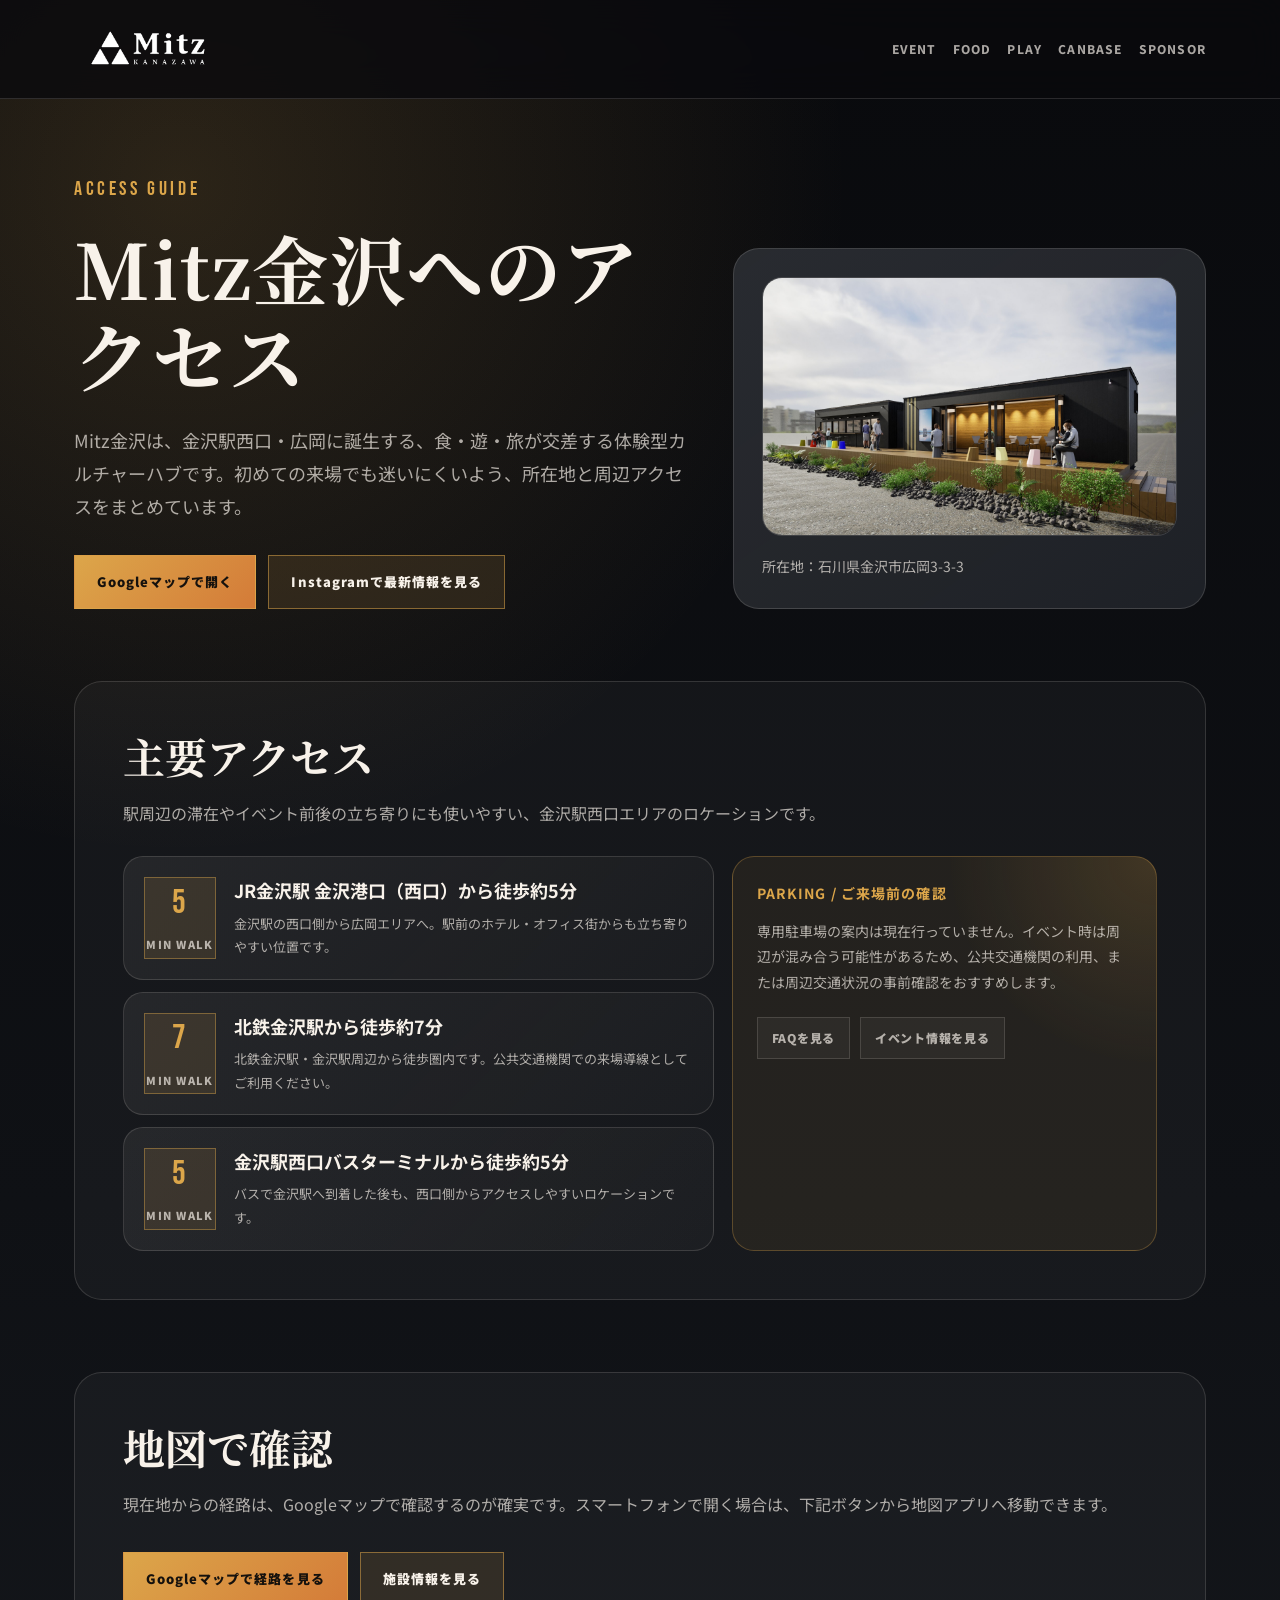
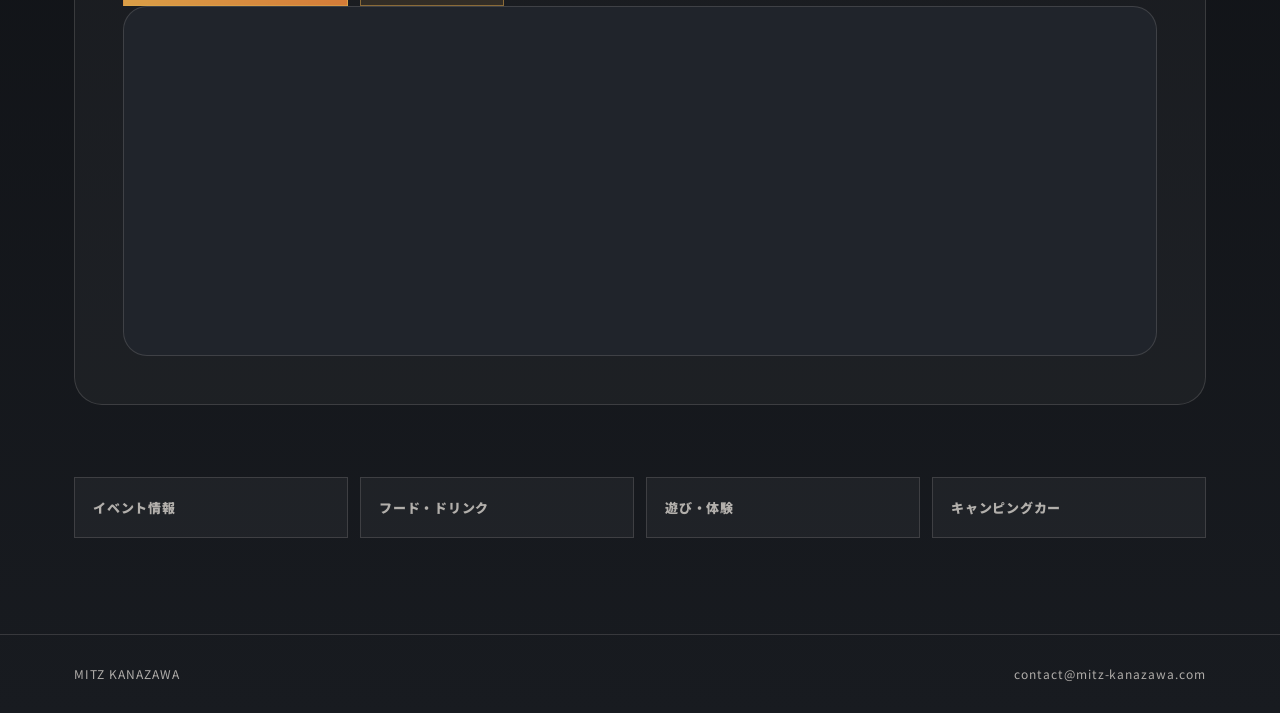
<file: access/index.html>
<!DOCTYPE html>
<html lang="ja">
<head>
  <meta charset="UTF-8" />
  <meta name="viewport" content="width=device-width, initial-scale=1.0" />
  <title>Mitz金沢へのアクセス｜金沢駅西口・広岡の体験型カルチャーハブ</title>
  <meta name="description" content="Mitz金沢はJR金沢駅の金沢港口（西口）から徒歩圏内、石川県金沢市広岡3-3-3にある体験型カルチャーハブです。初めての来場に向けたアクセス情報をまとめています。" />
  <meta name="robots" content="index,follow" />
  <link rel="canonical" href="https://mitz-kanazawa.com/access/" />
  <meta property="og:title" content="Mitz金沢へのアクセス｜金沢駅西口・広岡" />
  <meta property="og:description" content="JR金沢駅の金沢港口（西口）から徒歩圏内。Mitz金沢へのアクセス情報をまとめています。" />
  <meta property="og:type" content="website" />
  <meta property="og:url" content="https://mitz-kanazawa.com/access/" />
  <meta property="og:site_name" content="Mitz 金沢" />
  <meta property="og:image" content="https://mitz-kanazawa.com/images/ogp-grand-open.jpg" />
  <meta name="twitter:card" content="summary_large_image" />
  <meta name="twitter:title" content="Mitz金沢へのアクセス｜金沢駅西口・広岡" />
  <meta name="twitter:description" content="JR金沢駅の金沢港口（西口）から徒歩圏内。Mitz金沢へのアクセス情報をまとめています。" />
  <meta name="twitter:image" content="https://mitz-kanazawa.com/images/ogp-grand-open.jpg" />
  <link rel="preconnect" href="https://fonts.googleapis.com" />
  <link rel="preconnect" href="https://fonts.gstatic.com" crossorigin />
  <link href="https://fonts.googleapis.com/css2?family=Noto+Sans+JP:wght@400;500;700;900&family=Noto+Serif+JP:wght@700;900&family=Bebas+Neue&display=swap" rel="stylesheet" />
  <link rel="stylesheet" href="../assets/seo-pages.css" />
  <script type="application/ld+json">
  {
    "@context": "https://schema.org",
    "@type": "BreadcrumbList",
    "itemListElement": [
      {
        "@type": "ListItem",
        "position": 1,
        "name": "Mitz金沢",
        "item": "https://mitz-kanazawa.com/"
      },
      {
        "@type": "ListItem",
        "position": 2,
        "name": "アクセス",
        "item": "https://mitz-kanazawa.com/access/"
      }
    ]
  }
  </script>
</head>
<body>
  <header class="site-header">
    <nav class="nav" aria-label="Site navigation">
      <a class="logo" href="../index.html"><img src="../images/mitz-logo-white-h.png" alt="Mitz 金沢" /></a>
      <div class="nav-links">
        <a href="../event/">EVENT</a><a href="../food/">FOOD</a><a href="../play/">PLAY</a><a href="../canbase/">CANBASE</a><a href="../sponsor/">SPONSOR</a>
      </div>
    </nav>
  </header>
  <main class="wrap">
    <section class="hero">
      <div>
        <p class="eyebrow">Access Guide</p>
        <h1>Mitz金沢へのアクセス</h1>
        <p class="lead">Mitz金沢は、金沢駅西口・広岡に誕生する、食・遊・旅が交差する体験型カルチャーハブです。初めての来場でも迷いにくいよう、所在地と周辺アクセスをまとめています。</p>
        <div class="cta-row">
          <a class="button primary" href="https://www.google.com/maps/search/?api=1&query=%E7%9F%B3%E5%B7%9D%E7%9C%8C%E9%87%91%E6%B2%A2%E5%B8%82%E5%BA%83%E5%B2%A13-3-3" target="_blank" rel="noopener">Googleマップで開く</a>
          <a class="button" href="https://www.instagram.com/mitz_kanazawa" target="_blank" rel="noopener">Instagramで最新情報を見る</a>
        </div>
      </div>
      <aside class="hero-card">
        <img src="../images/hero-facility.jpg" alt="Mitz金沢の施設外観イメージ" />
        <p>所在地：石川県金沢市広岡3-3-3</p>
      </aside>
    </section>
    <section class="section">
      <h2>主要アクセス</h2>
      <p>駅周辺の滞在やイベント前後の立ち寄りにも使いやすい、金沢駅西口エリアのロケーションです。</p>
      <div class="split">
        <div class="route-list">
          <article class="route-card">
            <div class="route-time">5<span class="unit">MIN WALK</span></div>
            <div>
              <h3>JR金沢駅 金沢港口（西口）から徒歩約5分</h3>
              <p>金沢駅の西口側から広岡エリアへ。駅前のホテル・オフィス街からも立ち寄りやすい位置です。</p>
            </div>
          </article>
          <article class="route-card">
            <div class="route-time">7<span class="unit">MIN WALK</span></div>
            <div>
              <h3>北鉄金沢駅から徒歩約7分</h3>
              <p>北鉄金沢駅・金沢駅周辺から徒歩圏内です。公共交通機関での来場導線としてご利用ください。</p>
            </div>
          </article>
          <article class="route-card">
            <div class="route-time">5<span class="unit">MIN WALK</span></div>
            <div>
              <h3>金沢駅西口バスターミナルから徒歩約5分</h3>
              <p>バスで金沢駅へ到着した後も、西口側からアクセスしやすいロケーションです。</p>
            </div>
          </article>
        </div>
        <aside class="note-panel">
          <strong>PARKING / ご来場前の確認</strong>
          <p>専用駐車場の案内は現在行っていません。イベント時は周辺が混み合う可能性があるため、公共交通機関の利用、または周辺交通状況の事前確認をおすすめします。</p>
          <div class="inline-links">
            <a href="../index.html#first-visit">FAQを見る</a>
            <a href="../event/">イベント情報を見る</a>
          </div>
        </aside>
      </div>
    </section>
    <section class="section">
      <h2>地図で確認</h2>
      <p>現在地からの経路は、Googleマップで確認するのが確実です。スマートフォンで開く場合は、下記ボタンから地図アプリへ移動できます。</p>
      <div class="cta-row">
        <a class="button primary" href="https://www.google.com/maps/search/?api=1&query=%E7%9F%B3%E5%B7%9D%E7%9C%8C%E9%87%91%E6%B2%A2%E5%B8%82%E5%BA%83%E5%B2%A13-3-3" target="_blank" rel="noopener">Googleマップで経路を見る</a>
        <a class="button" href="../index.html#info">施設情報を見る</a>
      </div>
      <div class="map-frame" aria-label="Mitz金沢の地図">
        <iframe
          src="https://maps.google.com/maps?hl=ja&q=%E7%9F%B3%E5%B7%9D%E7%9C%8C%E9%87%91%E6%B2%A2%E5%B8%82%E5%BA%83%E5%B2%A13-3-3&z=17&output=embed"
          allowfullscreen=""
          loading="lazy"
          referrerpolicy="no-referrer-when-downgrade"
          title="Mitz金沢 アクセスマップ"></iframe>
      </div>
    </section>
    <nav class="page-nav" aria-label="Related pages">
      <a href="../event/">イベント情報</a><a href="../food/">フード・ドリンク</a><a href="../play/">遊び・体験</a><a href="../canbase/">キャンピングカー</a>
    </nav>
  </main>
  <footer class="site-footer"><div class="footer-inner"><span>MITZ KANAZAWA</span><a href="mailto:contact@mitz-kanazawa.com">contact@mitz-kanazawa.com</a></div></footer>
</body>
</html>
</file>
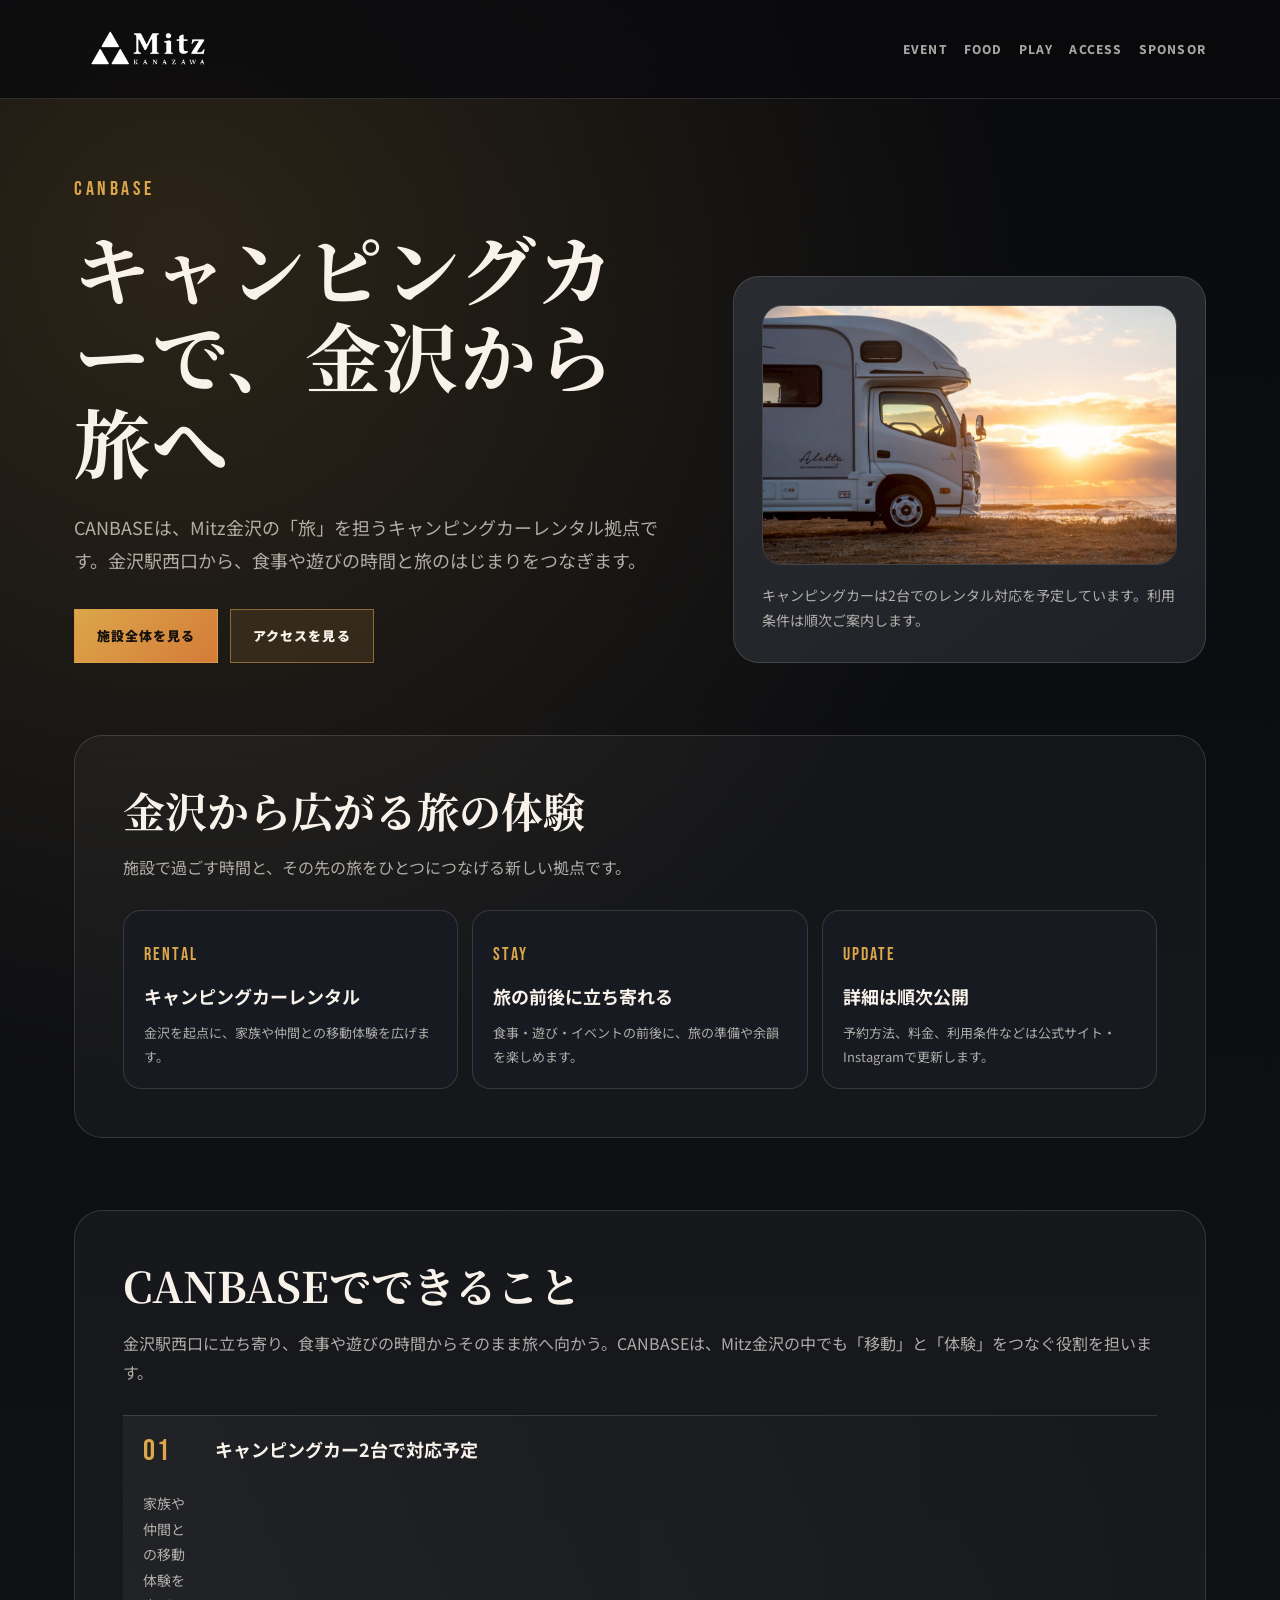
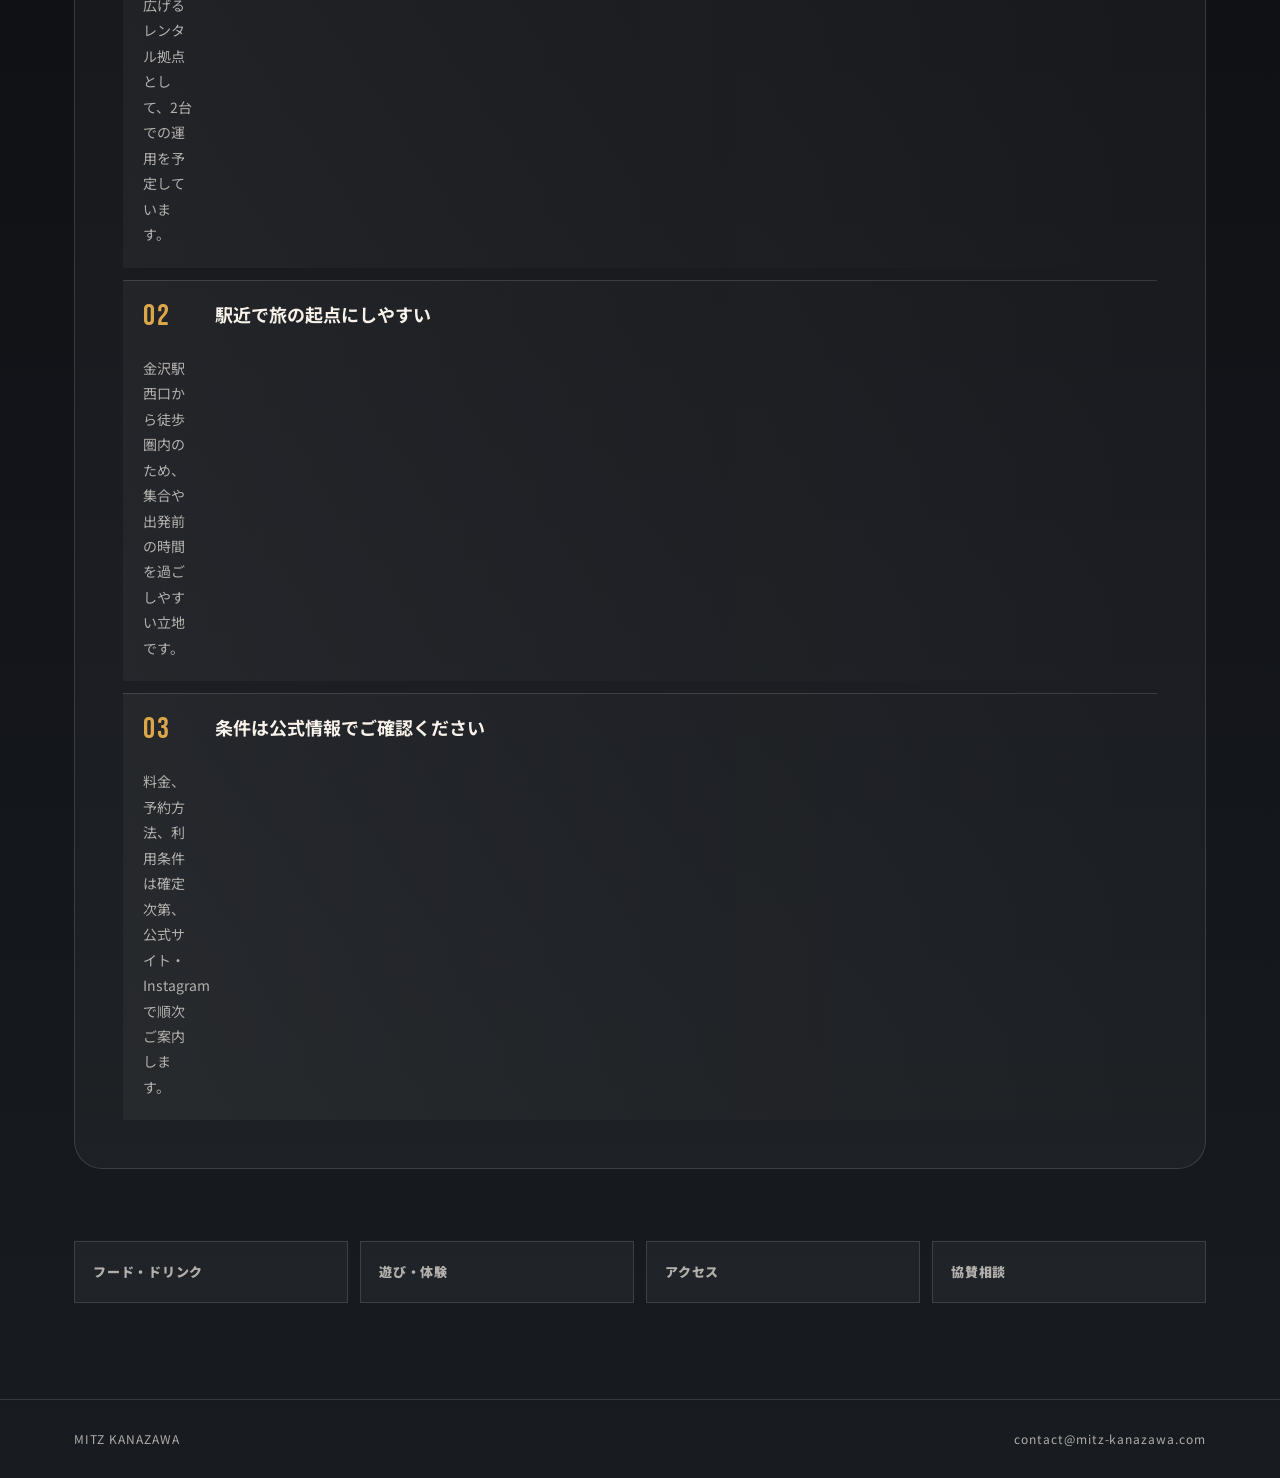
<file: canbase/index.html>
<!DOCTYPE html>
<html lang="ja">
<head>
  <meta charset="UTF-8" />
  <meta name="viewport" content="width=device-width, initial-scale=1.0" />
  <title>CANBASE｜金沢で楽しむキャンピングカー・旅の体験</title>
  <meta name="description" content="CANBASEは、金沢でキャンピングカーレンタルを楽しむためのMitz金沢の旅の拠点です。金沢駅西口から、食・遊び・旅がつながる体験を紹介します。" />
  <meta name="robots" content="index,follow" />
  <link rel="canonical" href="https://mitz-kanazawa.com/canbase/" />
  <meta property="og:title" content="CANBASE｜金沢で楽しむキャンピングカー・旅の体験" />
  <meta property="og:description" content="金沢でキャンピングカーレンタルを楽しむためのMitz金沢の旅の拠点です。" />
  <meta property="og:type" content="website" />
  <meta property="og:url" content="https://mitz-kanazawa.com/canbase/" />
  <meta property="og:site_name" content="Mitz 金沢" />
  <meta property="og:image" content="https://mitz-kanazawa.com/images/ogp-grand-open.jpg" />
  <meta name="twitter:card" content="summary_large_image" />
  <meta name="twitter:title" content="CANBASE｜金沢で楽しむキャンピングカー・旅の体験" />
  <meta name="twitter:description" content="Mitz金沢のキャンピングカーレンタル拠点、CANBASEの紹介です。" />
  <meta name="twitter:image" content="https://mitz-kanazawa.com/images/ogp-grand-open.jpg" />
  <link rel="preconnect" href="https://fonts.googleapis.com" />
  <link rel="preconnect" href="https://fonts.gstatic.com" crossorigin />
  <link href="https://fonts.googleapis.com/css2?family=Noto+Sans+JP:wght@400;500;700;900&family=Noto+Serif+JP:wght@700;900&family=Bebas+Neue&display=swap" rel="stylesheet" />
  <link rel="stylesheet" href="../assets/seo-pages.css" />
  <script type="application/ld+json">
  {
    "@context": "https://schema.org",
    "@graph": [
      {
        "@type": "BreadcrumbList",
        "itemListElement": [
          { "@type": "ListItem", "position": 1, "name": "TOP", "item": "https://mitz-kanazawa.com/" },
          { "@type": "ListItem", "position": 2, "name": "CANBASE", "item": "https://mitz-kanazawa.com/canbase/" }
        ]
      },
      {
        "@type": "WebPage",
        "name": "CANBASE",
        "url": "https://mitz-kanazawa.com/canbase/",
        "description": "Mitz金沢のキャンピングカーレンタル拠点CANBASE。金沢駅西口から食・遊び・旅がつながる体験を紹介します。",
        "isPartOf": { "@type": "WebSite", "name": "Mitz 金沢", "url": "https://mitz-kanazawa.com/" }
      }
    ]
  }
  </script>
</head>
<body>
  <header class="site-header"><nav class="nav" aria-label="Site navigation"><a class="logo" href="../index.html"><img src="../images/mitz-logo-white-h.png" alt="Mitz 金沢" /></a><div class="nav-links"><a href="../event/">EVENT</a><a href="../food/">FOOD</a><a href="../play/">PLAY</a><a href="../access/">ACCESS</a><a href="../sponsor/">SPONSOR</a></div></nav></header>
  <main class="wrap">
    <section class="hero">
      <div>
        <p class="eyebrow">CANBASE</p>
        <h1>キャンピングカーで、金沢から旅へ</h1>
        <p class="lead">CANBASEは、Mitz金沢の「旅」を担うキャンピングカーレンタル拠点です。金沢駅西口から、食事や遊びの時間と旅のはじまりをつなぎます。</p>
        <div class="cta-row"><a class="button primary" href="../index.html#three">施設全体を見る</a><a class="button" href="../access/">アクセスを見る</a></div>
      </div>
      <aside class="hero-card"><img src="../images/campingcar-rental.jpg" alt="キャンピングカーのレンタルイメージ" /><p>キャンピングカーは2台でのレンタル対応を予定しています。利用条件は順次ご案内します。</p></aside>
    </section>
    <section class="section">
      <h2>金沢から広がる旅の体験</h2>
      <p>施設で過ごす時間と、その先の旅をひとつにつなげる新しい拠点です。</p>
      <div class="grid">
        <article class="card"><p class="label">RENTAL</p><h3>キャンピングカーレンタル</h3><p>金沢を起点に、家族や仲間との移動体験を広げます。</p></article>
        <article class="card"><p class="label">STAY</p><h3>旅の前後に立ち寄れる</h3><p>食事・遊び・イベントの前後に、旅の準備や余韻を楽しめます。</p></article>
        <article class="card"><p class="label">UPDATE</p><h3>詳細は順次公開</h3><p>予約方法、料金、利用条件などは公式サイト・Instagramで更新します。</p></article>
      </div>
    </section>
    <section class="section">
      <h2>CANBASEでできること</h2>
      <p>金沢駅西口に立ち寄り、食事や遊びの時間からそのまま旅へ向かう。CANBASEは、Mitz金沢の中でも「移動」と「体験」をつなぐ役割を担います。</p>
      <div class="feature-list">
        <article><span>01</span><h3>キャンピングカー2台で対応予定</h3><p>家族や仲間との移動体験を広げるレンタル拠点として、2台での運用を予定しています。</p></article>
        <article><span>02</span><h3>駅近で旅の起点にしやすい</h3><p>金沢駅西口から徒歩圏内のため、集合や出発前の時間を過ごしやすい立地です。</p></article>
        <article><span>03</span><h3>条件は公式情報でご確認ください</h3><p>料金、予約方法、利用条件は確定次第、公式サイト・Instagramで順次ご案内します。</p></article>
      </div>
    </section>
    <nav class="page-nav" aria-label="Related pages"><a href="../food/">フード・ドリンク</a><a href="../play/">遊び・体験</a><a href="../access/">アクセス</a><a href="../sponsor/">協賛相談</a></nav>
  </main>
  <footer class="site-footer"><div class="footer-inner"><span>MITZ KANAZAWA</span><a href="mailto:contact@mitz-kanazawa.com">contact@mitz-kanazawa.com</a></div></footer>
</body>
</html>
</file>
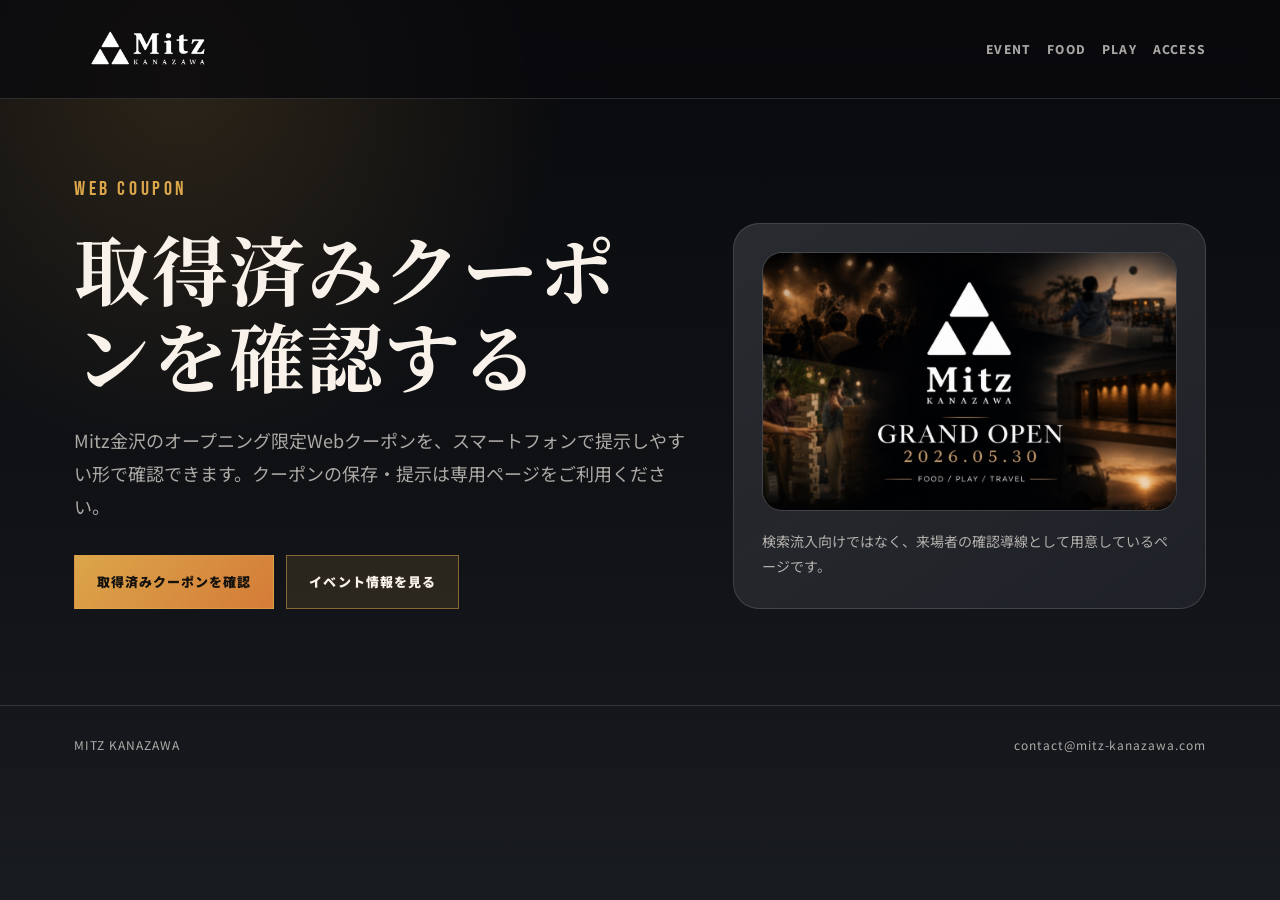
<file: coupon/index.html>
<!DOCTYPE html>
<html lang="ja">
<head>
  <meta charset="UTF-8" />
  <meta name="viewport" content="width=device-width, initial-scale=1.0" />
  <title>Mitz金沢 Webクーポン｜オープニング限定ワンドリンクサービス</title>
  <meta name="description" content="Mitz金沢のWebクーポン案内。取得済みクーポンの確認ページへ移動できます。" />
  <meta name="robots" content="noindex,follow,noarchive" />
  <link rel="canonical" href="https://mitz-kanazawa.com/coupon/" />
  <meta property="og:title" content="Mitz金沢 Webクーポン" />
  <meta property="og:description" content="オープニング限定のWebクーポン案内です。" />
  <meta property="og:type" content="website" />
  <meta property="og:url" content="https://mitz-kanazawa.com/coupon/" />
  <meta property="og:site_name" content="Mitz 金沢" />
  <meta property="og:image" content="https://mitz-kanazawa.com/images/ogp-grand-open.jpg" />
  <meta name="twitter:card" content="summary_large_image" />
  <meta name="twitter:title" content="Mitz金沢 Webクーポン" />
  <meta name="twitter:description" content="オープニング限定のWebクーポン案内です。" />
  <meta name="twitter:image" content="https://mitz-kanazawa.com/images/ogp-grand-open.jpg" />
  <link rel="preconnect" href="https://fonts.googleapis.com" />
  <link rel="preconnect" href="https://fonts.gstatic.com" crossorigin />
  <link href="https://fonts.googleapis.com/css2?family=Noto+Sans+JP:wght@400;500;700;900&family=Noto+Serif+JP:wght@700;900&family=Bebas+Neue&display=swap" rel="stylesheet" />
  <link rel="stylesheet" href="../assets/seo-pages.css" />
</head>
<body>
  <header class="site-header"><nav class="nav" aria-label="Site navigation"><a class="logo" href="../index.html"><img src="../images/mitz-logo-white-h.png" alt="Mitz 金沢" /></a><div class="nav-links"><a href="../event/">EVENT</a><a href="../food/">FOOD</a><a href="../play/">PLAY</a><a href="../access/">ACCESS</a></div></nav></header>
  <main class="wrap">
    <section class="hero">
      <div>
        <p class="eyebrow">Web Coupon</p>
        <h1>取得済みクーポンを確認する</h1>
        <p class="lead">Mitz金沢のオープニング限定Webクーポンを、スマートフォンで提示しやすい形で確認できます。クーポンの保存・提示は専用ページをご利用ください。</p>
        <div class="cta-row"><a class="button primary" href="../coupon.html">取得済みクーポンを確認</a><a class="button" href="../event/">イベント情報を見る</a></div>
      </div>
      <aside class="hero-card"><img src="../images/ogp-grand-open.jpg" alt="Mitz金沢グランドオープン" /><p>検索流入向けではなく、来場者の確認導線として用意しているページです。</p></aside>
    </section>
  </main>
  <footer class="site-footer"><div class="footer-inner"><span>MITZ KANAZAWA</span><a href="mailto:contact@mitz-kanazawa.com">contact@mitz-kanazawa.com</a></div></footer>
</body>
</html>
</file>
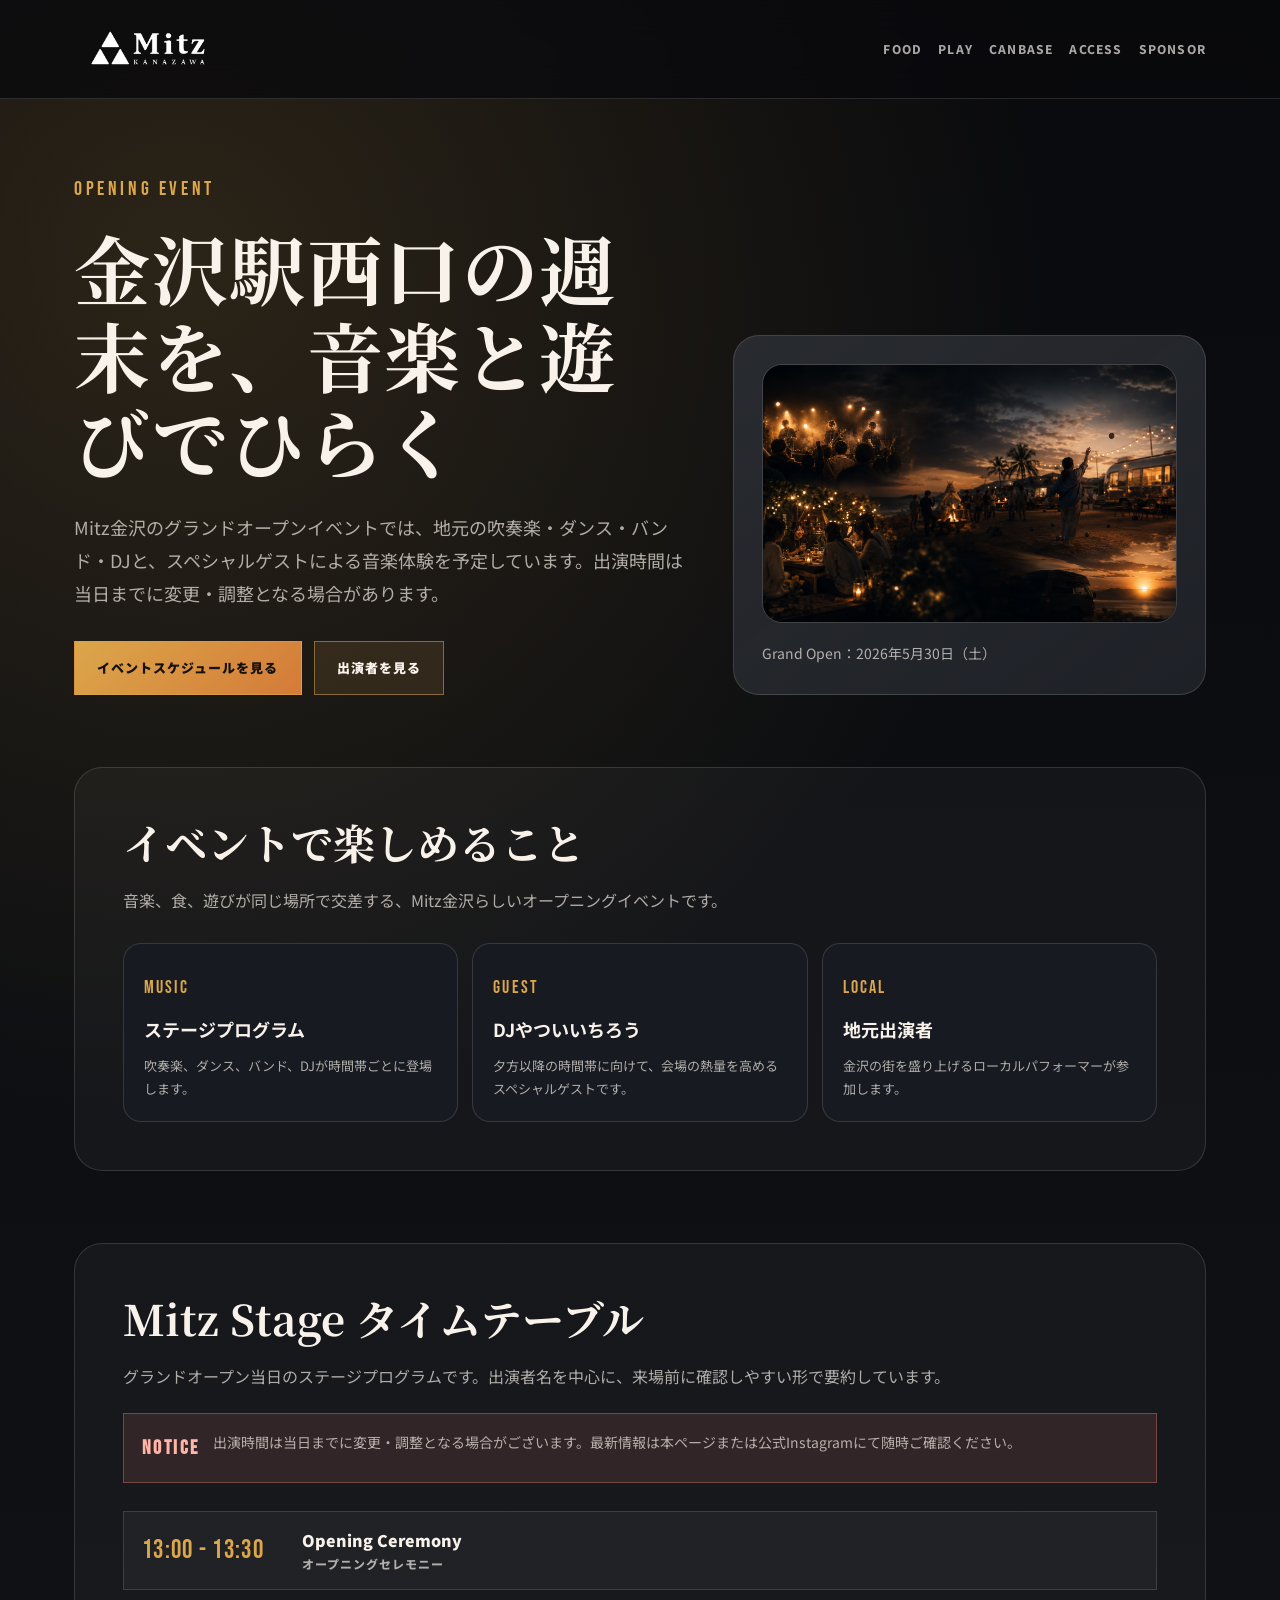
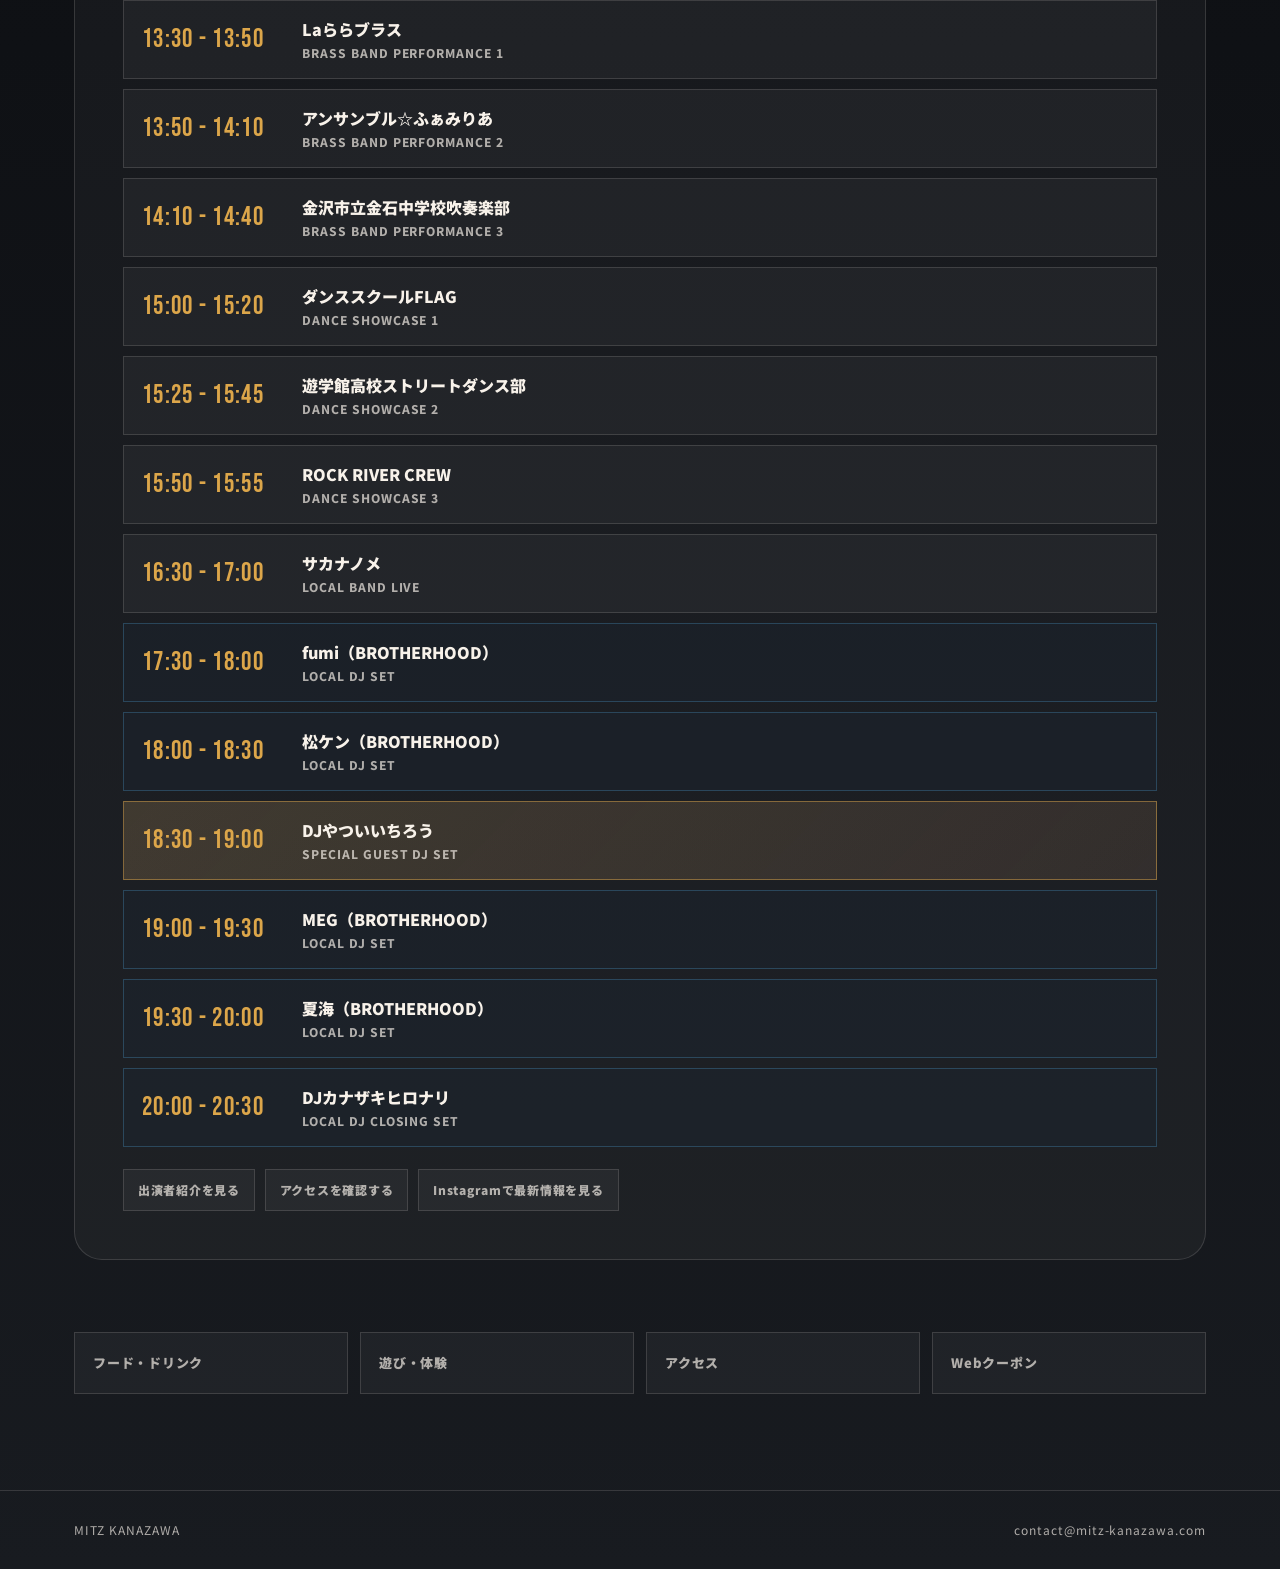
<file: event/index.html>
<!DOCTYPE html>
<html lang="ja">
<head>
  <meta charset="UTF-8" />
  <meta name="viewport" content="width=device-width, initial-scale=1.0" />
  <title>Mitz金沢イベント情報｜金沢駅西口の週末イベント・音楽・フード</title>
  <meta name="description" content="Mitz金沢のイベント情報。グランドオープンイベント、出演者、タイムスケジュール、音楽・フード・体験コンテンツの最新情報を案内します。" />
  <meta name="robots" content="index,follow" />
  <link rel="canonical" href="https://mitz-kanazawa.com/event/" />
  <meta property="og:title" content="Mitz金沢イベント情報｜金沢駅西口の週末イベント・音楽・フード" />
  <meta property="og:description" content="グランドオープンイベント、出演者、タイムスケジュール、音楽・フード・体験コンテンツの最新情報を案内します。" />
  <meta property="og:type" content="website" />
  <meta property="og:url" content="https://mitz-kanazawa.com/event/" />
  <meta property="og:site_name" content="Mitz 金沢" />
  <meta property="og:image" content="https://mitz-kanazawa.com/images/ogp-grand-open.jpg" />
  <meta name="twitter:card" content="summary_large_image" />
  <meta name="twitter:title" content="Mitz金沢イベント情報" />
  <meta name="twitter:description" content="グランドオープンイベントと出演者、タイムスケジュールの最新情報を案内します。" />
  <meta name="twitter:image" content="https://mitz-kanazawa.com/images/ogp-grand-open.jpg" />
  <link rel="preconnect" href="https://fonts.googleapis.com" />
  <link rel="preconnect" href="https://fonts.gstatic.com" crossorigin />
  <link href="https://fonts.googleapis.com/css2?family=Noto+Sans+JP:wght@400;500;700;900&family=Noto+Serif+JP:wght@700;900&family=Bebas+Neue&display=swap" rel="stylesheet" />
  <link rel="stylesheet" href="../assets/seo-pages.css" />
  <script type="application/ld+json">
  {
    "@context": "https://schema.org",
    "@graph": [
      {
        "@type": "BreadcrumbList",
        "itemListElement": [
          {
            "@type": "ListItem",
            "position": 1,
            "name": "Mitz金沢",
            "item": "https://mitz-kanazawa.com/"
          },
          {
            "@type": "ListItem",
            "position": 2,
            "name": "イベント情報",
            "item": "https://mitz-kanazawa.com/event/"
          }
        ]
      },
      {
        "@type": "Event",
        "name": "Mitz金沢 グランドオープンイベント",
        "startDate": "2026-05-30T13:00:00+09:00",
        "endDate": "2026-05-30T20:30:00+09:00",
        "eventStatus": "https://schema.org/EventScheduled",
        "eventAttendanceMode": "https://schema.org/OfflineEventAttendanceMode",
        "url": "https://mitz-kanazawa.com/event/",
        "image": "https://mitz-kanazawa.com/images/ogp-grand-open.jpg",
        "description": "Mitz金沢のグランドオープンイベント。吹奏楽、ダンス、バンド、DJなどのステージプログラムを予定しています。",
        "location": {
          "@type": "Place",
          "name": "Mitz金沢",
          "address": {
            "@type": "PostalAddress",
            "addressRegion": "石川県",
            "addressLocality": "金沢市",
            "streetAddress": "広岡3-3-3",
            "addressCountry": "JP"
          }
        },
        "organizer": {
          "@type": "Organization",
          "name": "Mitz金沢",
          "url": "https://mitz-kanazawa.com/"
        }
      }
    ]
  }
  </script>
</head>
<body>
  <header class="site-header"><nav class="nav" aria-label="Site navigation"><a class="logo" href="../index.html"><img src="../images/mitz-logo-white-h.png" alt="Mitz 金沢" /></a><div class="nav-links"><a href="../food/">FOOD</a><a href="../play/">PLAY</a><a href="../canbase/">CANBASE</a><a href="../access/">ACCESS</a><a href="../sponsor/">SPONSOR</a></div></nav></header>
  <main class="wrap">
    <section class="hero">
      <div>
        <p class="eyebrow">Opening Event</p>
        <h1>金沢駅西口の週末を、音楽と遊びでひらく</h1>
        <p class="lead">Mitz金沢のグランドオープンイベントでは、地元の吹奏楽・ダンス・バンド・DJと、スペシャルゲストによる音楽体験を予定しています。出演時間は当日までに変更・調整となる場合があります。</p>
        <div class="cta-row"><a class="button primary" href="#schedule">イベントスケジュールを見る</a><a class="button" href="../index.html#local-performers">出演者を見る</a></div>
      </div>
      <aside class="hero-card"><img src="../images/hero-opening-collage.jpg" alt="Mitz金沢グランドオープンのイメージ" /><p>Grand Open：2026年5月30日（土）</p></aside>
    </section>
    <section class="section">
      <h2>イベントで楽しめること</h2>
      <p>音楽、食、遊びが同じ場所で交差する、Mitz金沢らしいオープニングイベントです。</p>
      <div class="grid">
        <article class="card"><p class="label">MUSIC</p><h3>ステージプログラム</h3><p>吹奏楽、ダンス、バンド、DJが時間帯ごとに登場します。</p></article>
        <article class="card"><p class="label">GUEST</p><h3>DJやついいちろう</h3><p>夕方以降の時間帯に向けて、会場の熱量を高めるスペシャルゲストです。</p></article>
        <article class="card"><p class="label">LOCAL</p><h3>地元出演者</h3><p>金沢の街を盛り上げるローカルパフォーマーが参加します。</p></article>
      </div>
    </section>
    <section class="section" id="schedule">
      <h2>Mitz Stage タイムテーブル</h2>
      <p>グランドオープン当日のステージプログラムです。出演者名を中心に、来場前に確認しやすい形で要約しています。</p>
      <div class="alert"><strong>Notice</strong><span>出演時間は当日までに変更・調整となる場合がございます。最新情報は本ページまたは公式Instagramにて随時ご確認ください。</span></div>
      <div class="program-list">
        <article class="program-item"><time>13:00 - 13:30</time><div class="program-title">Opening Ceremony<span>オープニングセレモニー</span></div></article>
        <article class="program-item"><time>13:30 - 13:50</time><div class="program-title">Laららブラス<span>BRASS BAND PERFORMANCE 1</span></div></article>
        <article class="program-item"><time>13:50 - 14:10</time><div class="program-title">アンサンブル☆ふぁみりあ<span>BRASS BAND PERFORMANCE 2</span></div></article>
        <article class="program-item"><time>14:10 - 14:40</time><div class="program-title">金沢市立金石中学校吹奏楽部<span>BRASS BAND PERFORMANCE 3</span></div></article>
        <article class="program-item"><time>15:00 - 15:20</time><div class="program-title">ダンススクールFLAG<span>DANCE SHOWCASE 1</span></div></article>
        <article class="program-item"><time>15:25 - 15:45</time><div class="program-title">遊学館高校ストリートダンス部<span>DANCE SHOWCASE 2</span></div></article>
        <article class="program-item"><time>15:50 - 15:55</time><div class="program-title">ROCK RIVER CREW<span>DANCE SHOWCASE 3</span></div></article>
        <article class="program-item"><time>16:30 - 17:00</time><div class="program-title">サカナノメ<span>LOCAL BAND LIVE</span></div></article>
        <article class="program-item is-dj"><time>17:30 - 18:00</time><div class="program-title">fumi（BROTHERHOOD）<span>LOCAL DJ SET</span></div></article>
        <article class="program-item is-dj"><time>18:00 - 18:30</time><div class="program-title">松ケン（BROTHERHOOD）<span>LOCAL DJ SET</span></div></article>
        <article class="program-item is-guest"><time>18:30 - 19:00</time><div class="program-title">DJやついいちろう<span>SPECIAL GUEST DJ SET</span></div></article>
        <article class="program-item is-dj"><time>19:00 - 19:30</time><div class="program-title">MEG（BROTHERHOOD）<span>LOCAL DJ SET</span></div></article>
        <article class="program-item is-dj"><time>19:30 - 20:00</time><div class="program-title">夏海（BROTHERHOOD）<span>LOCAL DJ SET</span></div></article>
        <article class="program-item is-dj"><time>20:00 - 20:30</time><div class="program-title">DJカナザキヒロナリ<span>LOCAL DJ CLOSING SET</span></div></article>
      </div>
      <div class="inline-links">
        <a href="../index.html#local-performers">出演者紹介を見る</a>
        <a href="../access/">アクセスを確認する</a>
        <a href="https://www.instagram.com/mitz_kanazawa" target="_blank" rel="noopener">Instagramで最新情報を見る</a>
      </div>
    </section>
    <nav class="page-nav" aria-label="Related pages"><a href="../food/">フード・ドリンク</a><a href="../play/">遊び・体験</a><a href="../access/">アクセス</a><a href="../coupon/">Webクーポン</a></nav>
  </main>
  <footer class="site-footer"><div class="footer-inner"><span>MITZ KANAZAWA</span><a href="mailto:contact@mitz-kanazawa.com">contact@mitz-kanazawa.com</a></div></footer>
</body>
</html>
</file>
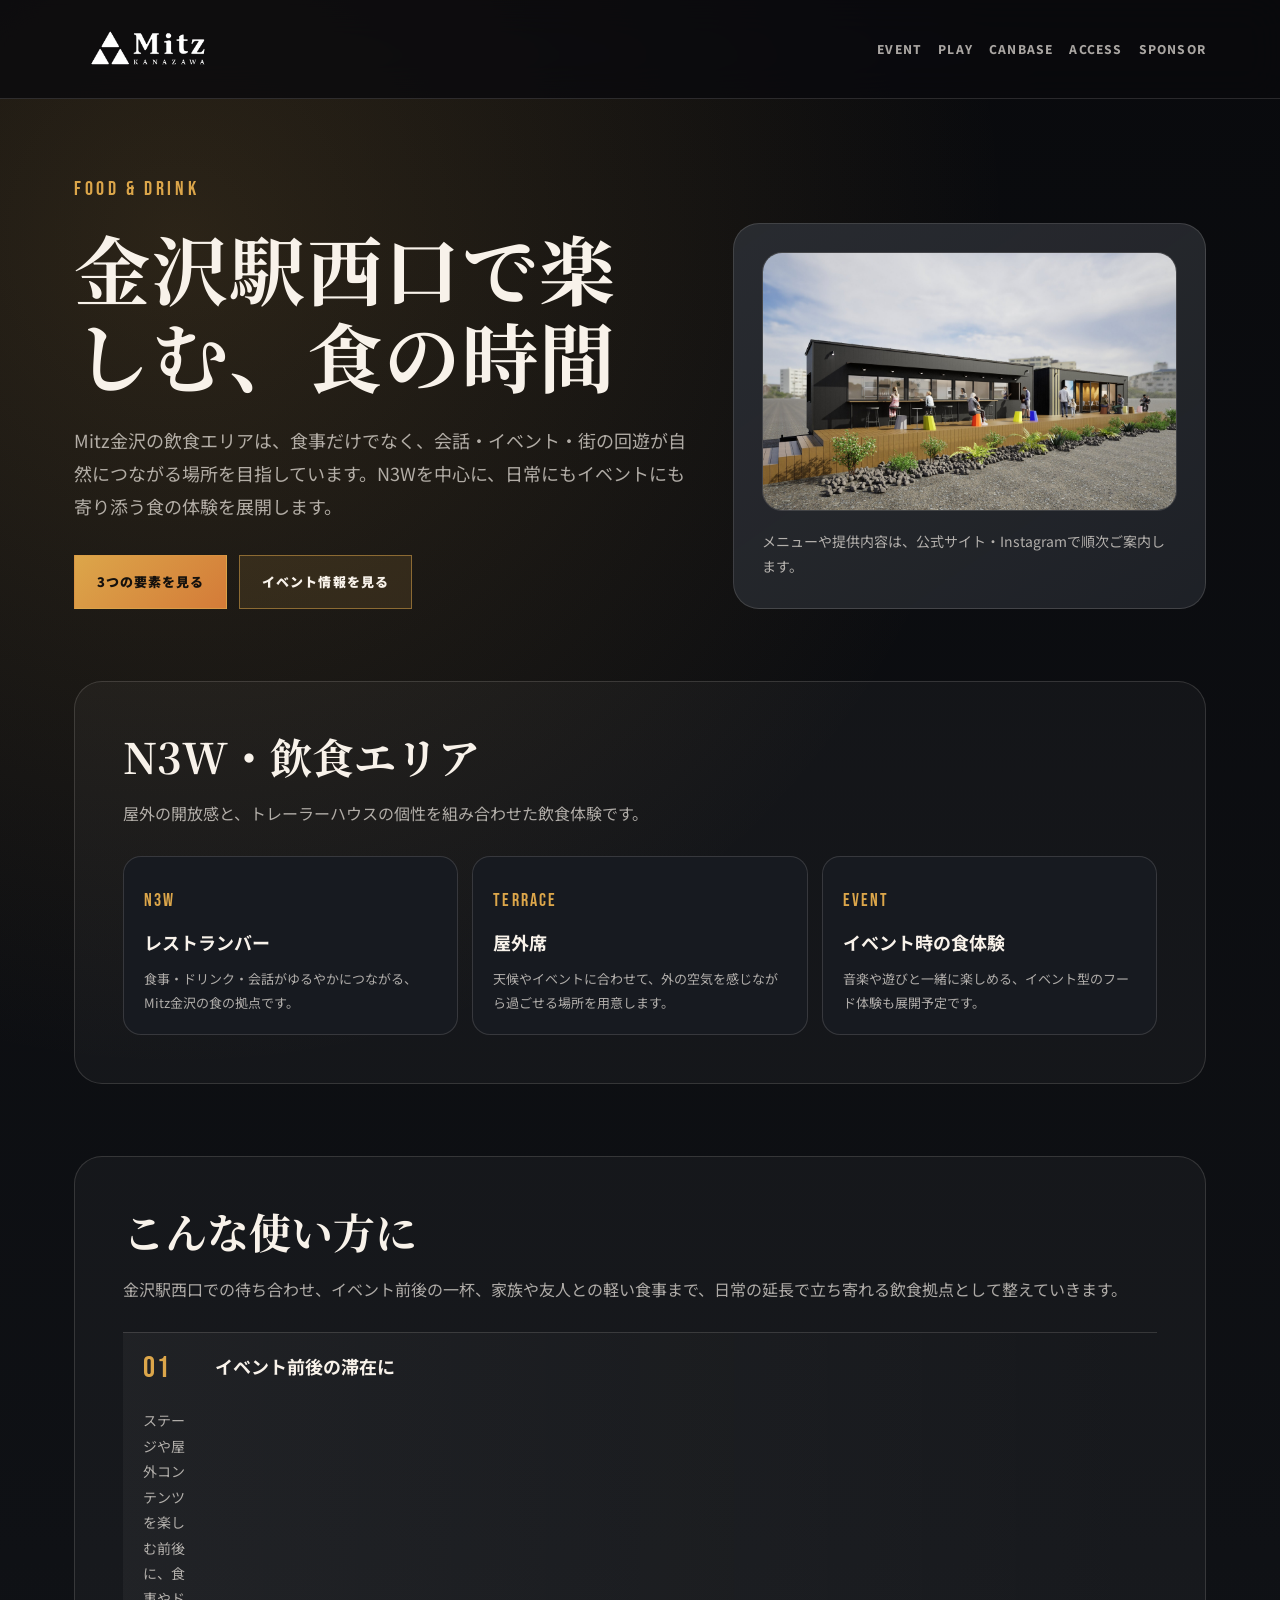
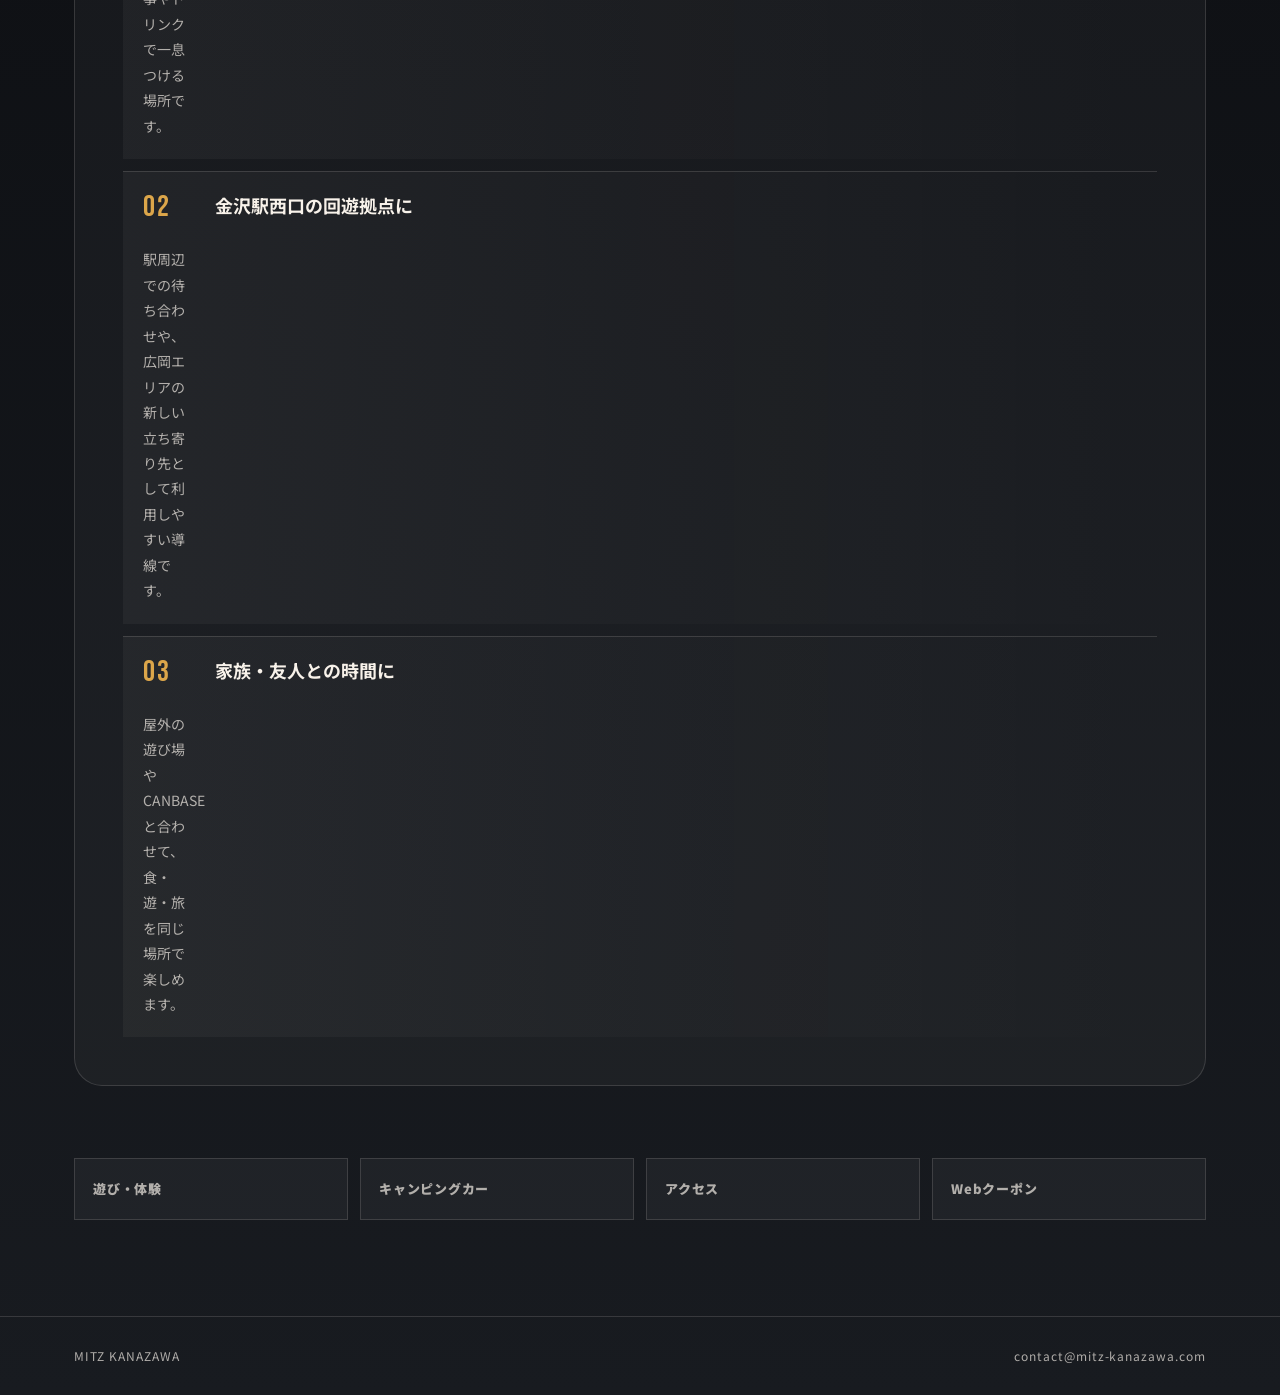
<file: food/index.html>
<!DOCTYPE html>
<html lang="ja">
<head>
  <meta charset="UTF-8" />
  <meta name="viewport" content="width=device-width, initial-scale=1.0" />
  <title>Mitz金沢のフード・ドリンク｜金沢駅西口で楽しむ食の時間</title>
  <meta name="description" content="Mitz金沢のフード・ドリンク情報。金沢駅西口・広岡で、N3Wを中心に食と会話、イベント前後の時間を楽しめる飲食エリアを紹介します。" />
  <meta name="robots" content="index,follow" />
  <link rel="canonical" href="https://mitz-kanazawa.com/food/" />
  <meta property="og:title" content="Mitz金沢のフード・ドリンク｜金沢駅西口で楽しむ食の時間" />
  <meta property="og:description" content="N3Wを中心に、食と会話、イベント前後の時間を楽しめる飲食エリアを紹介します。" />
  <meta property="og:type" content="website" />
  <meta property="og:url" content="https://mitz-kanazawa.com/food/" />
  <meta property="og:site_name" content="Mitz 金沢" />
  <meta property="og:image" content="https://mitz-kanazawa.com/images/ogp-grand-open.jpg" />
  <meta name="twitter:card" content="summary_large_image" />
  <meta name="twitter:title" content="Mitz金沢のフード・ドリンク" />
  <meta name="twitter:description" content="金沢駅西口で楽しむ食の時間。N3Wを中心に飲食エリアを紹介します。" />
  <meta name="twitter:image" content="https://mitz-kanazawa.com/images/ogp-grand-open.jpg" />
  <link rel="preconnect" href="https://fonts.googleapis.com" />
  <link rel="preconnect" href="https://fonts.gstatic.com" crossorigin />
  <link href="https://fonts.googleapis.com/css2?family=Noto+Sans+JP:wght@400;500;700;900&family=Noto+Serif+JP:wght@700;900&family=Bebas+Neue&display=swap" rel="stylesheet" />
  <link rel="stylesheet" href="../assets/seo-pages.css" />
  <script type="application/ld+json">
  {
    "@context": "https://schema.org",
    "@graph": [
      {
        "@type": "BreadcrumbList",
        "itemListElement": [
          { "@type": "ListItem", "position": 1, "name": "TOP", "item": "https://mitz-kanazawa.com/" },
          { "@type": "ListItem", "position": 2, "name": "フード・ドリンク", "item": "https://mitz-kanazawa.com/food/" }
        ]
      },
      {
        "@type": "WebPage",
        "name": "Mitz金沢のフード・ドリンク",
        "url": "https://mitz-kanazawa.com/food/",
        "description": "金沢駅西口・広岡で楽しめるMitz金沢の飲食エリア紹介。N3Wを中心に、食と会話、イベント前後の時間を楽しめます。",
        "isPartOf": { "@type": "WebSite", "name": "Mitz 金沢", "url": "https://mitz-kanazawa.com/" }
      }
    ]
  }
  </script>
</head>
<body>
  <header class="site-header"><nav class="nav" aria-label="Site navigation"><a class="logo" href="../index.html"><img src="../images/mitz-logo-white-h.png" alt="Mitz 金沢" /></a><div class="nav-links"><a href="../event/">EVENT</a><a href="../play/">PLAY</a><a href="../canbase/">CANBASE</a><a href="../access/">ACCESS</a><a href="../sponsor/">SPONSOR</a></div></nav></header>
  <main class="wrap">
    <section class="hero">
      <div>
        <p class="eyebrow">Food & Drink</p>
        <h1>金沢駅西口で楽しむ、食の時間</h1>
        <p class="lead">Mitz金沢の飲食エリアは、食事だけでなく、会話・イベント・街の回遊が自然につながる場所を目指しています。N3Wを中心に、日常にもイベントにも寄り添う食の体験を展開します。</p>
        <div class="cta-row"><a class="button primary" href="../index.html#three">3つの要素を見る</a><a class="button" href="../event/">イベント情報を見る</a></div>
      </div>
      <aside class="hero-card"><img src="../images/n3w-trailer-card.jpg" alt="N3Wの施設イメージ" /><p>メニューや提供内容は、公式サイト・Instagramで順次ご案内します。</p></aside>
    </section>
    <section class="section">
      <h2>N3W・飲食エリア</h2>
      <p>屋外の開放感と、トレーラーハウスの個性を組み合わせた飲食体験です。</p>
      <div class="grid">
        <article class="card"><p class="label">N3W</p><h3>レストランバー</h3><p>食事・ドリンク・会話がゆるやかにつながる、Mitz金沢の食の拠点です。</p></article>
        <article class="card"><p class="label">TERRACE</p><h3>屋外席</h3><p>天候やイベントに合わせて、外の空気を感じながら過ごせる場所を用意します。</p></article>
        <article class="card"><p class="label">EVENT</p><h3>イベント時の食体験</h3><p>音楽や遊びと一緒に楽しめる、イベント型のフード体験も展開予定です。</p></article>
      </div>
    </section>
    <section class="section">
      <h2>こんな使い方に</h2>
      <p>金沢駅西口での待ち合わせ、イベント前後の一杯、家族や友人との軽い食事まで、日常の延長で立ち寄れる飲食拠点として整えていきます。</p>
      <div class="feature-list">
        <article><span>01</span><h3>イベント前後の滞在に</h3><p>ステージや屋外コンテンツを楽しむ前後に、食事やドリンクで一息つける場所です。</p></article>
        <article><span>02</span><h3>金沢駅西口の回遊拠点に</h3><p>駅周辺での待ち合わせや、広岡エリアの新しい立ち寄り先として利用しやすい導線です。</p></article>
        <article><span>03</span><h3>家族・友人との時間に</h3><p>屋外の遊び場やCANBASEと合わせて、食・遊・旅を同じ場所で楽しめます。</p></article>
      </div>
    </section>
    <nav class="page-nav" aria-label="Related pages"><a href="../play/">遊び・体験</a><a href="../canbase/">キャンピングカー</a><a href="../access/">アクセス</a><a href="../coupon/">Webクーポン</a></nav>
  </main>
  <footer class="site-footer"><div class="footer-inner"><span>MITZ KANAZAWA</span><a href="mailto:contact@mitz-kanazawa.com">contact@mitz-kanazawa.com</a></div></footer>
</body>
</html>
</file>
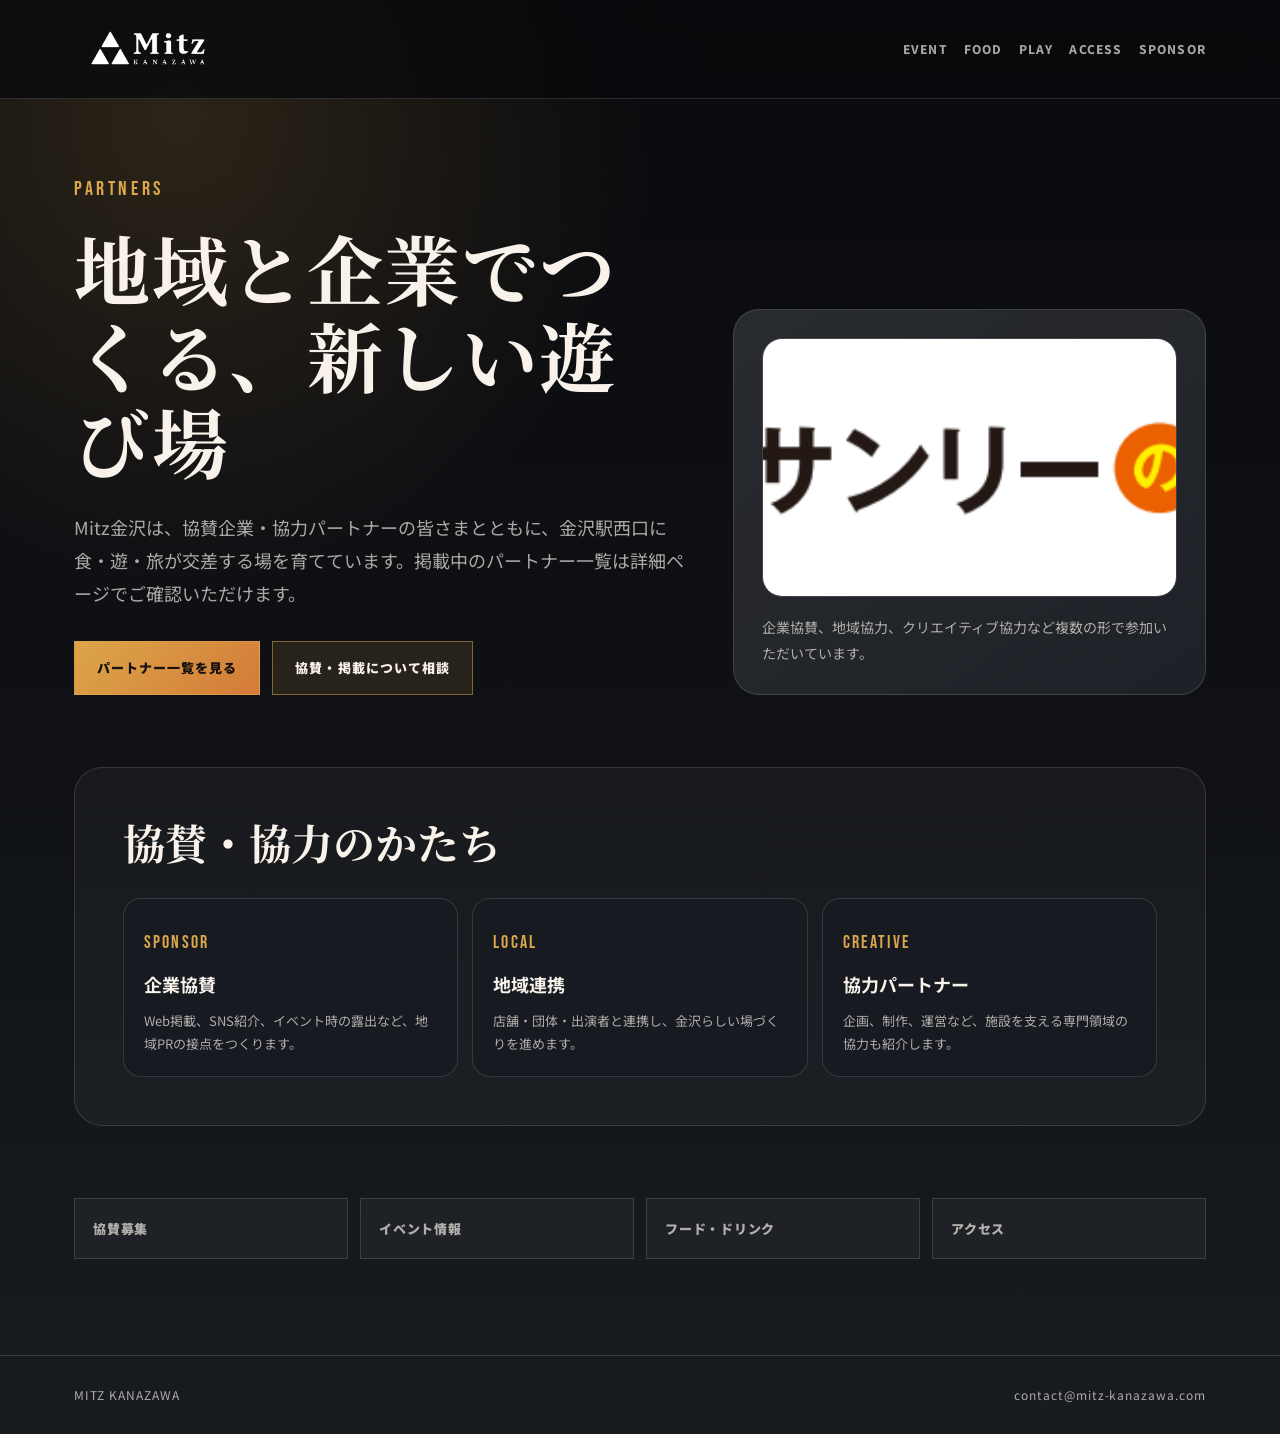
<file: partners/index.html>
<!DOCTYPE html>
<html lang="ja">
<head>
  <meta charset="UTF-8" />
  <meta name="viewport" content="width=device-width, initial-scale=1.0" />
  <title>Mitz金沢 協力パートナー｜地域と企業でつくる新しい遊び場</title>
  <meta name="description" content="Mitz金沢の協賛・協力パートナー情報。地域企業・店舗・クリエイターとともに、金沢駅西口に新しい遊び場をつくる取り組みを紹介します。" />
  <meta name="robots" content="index,follow" />
  <link rel="canonical" href="https://mitz-kanazawa.com/partners/" />
  <meta property="og:title" content="Mitz金沢 協力パートナー｜地域と企業でつくる新しい遊び場" />
  <meta property="og:description" content="Mitz金沢の協賛・協力パートナー情報を紹介します。" />
  <meta property="og:type" content="website" />
  <meta property="og:url" content="https://mitz-kanazawa.com/partners/" />
  <meta property="og:site_name" content="Mitz 金沢" />
  <meta property="og:image" content="https://mitz-kanazawa.com/images/ogp-grand-open.jpg" />
  <meta name="twitter:card" content="summary_large_image" />
  <meta name="twitter:title" content="Mitz金沢 協力パートナー" />
  <meta name="twitter:description" content="地域企業・店舗・クリエイターとともにつくるMitz金沢の取り組みを紹介します。" />
  <meta name="twitter:image" content="https://mitz-kanazawa.com/images/ogp-grand-open.jpg" />
  <link rel="preconnect" href="https://fonts.googleapis.com" />
  <link rel="preconnect" href="https://fonts.gstatic.com" crossorigin />
  <link href="https://fonts.googleapis.com/css2?family=Noto+Sans+JP:wght@400;500;700;900&family=Noto+Serif+JP:wght@700;900&family=Bebas+Neue&display=swap" rel="stylesheet" />
  <link rel="stylesheet" href="../assets/seo-pages.css" />
</head>
<body>
  <header class="site-header"><nav class="nav" aria-label="Site navigation"><a class="logo" href="../index.html"><img src="../images/mitz-logo-white-h.png" alt="Mitz 金沢" /></a><div class="nav-links"><a href="../event/">EVENT</a><a href="../food/">FOOD</a><a href="../play/">PLAY</a><a href="../access/">ACCESS</a><a href="../sponsor/">SPONSOR</a></div></nav></header>
  <main class="wrap">
    <section class="hero">
      <div>
        <p class="eyebrow">Partners</p>
        <h1>地域と企業でつくる、新しい遊び場</h1>
        <p class="lead">Mitz金沢は、協賛企業・協力パートナーの皆さまとともに、金沢駅西口に食・遊・旅が交差する場を育てています。掲載中のパートナー一覧は詳細ページでご確認いただけます。</p>
        <div class="cta-row"><a class="button primary" href="../partners.html">パートナー一覧を見る</a><a class="button" href="../sponsor/">協賛・掲載について相談</a></div>
      </div>
      <aside class="hero-card"><img src="../images/partner-sunly-home.png" alt="協賛パートナーのロゴ例" /><p>企業協賛、地域協力、クリエイティブ協力など複数の形で参加いただいています。</p></aside>
    </section>
    <section class="section">
      <h2>協賛・協力のかたち</h2>
      <div class="grid">
        <article class="card"><p class="label">SPONSOR</p><h3>企業協賛</h3><p>Web掲載、SNS紹介、イベント時の露出など、地域PRの接点をつくります。</p></article>
        <article class="card"><p class="label">LOCAL</p><h3>地域連携</h3><p>店舗・団体・出演者と連携し、金沢らしい場づくりを進めます。</p></article>
        <article class="card"><p class="label">CREATIVE</p><h3>協力パートナー</h3><p>企画、制作、運営など、施設を支える専門領域の協力も紹介します。</p></article>
      </div>
    </section>
    <nav class="page-nav" aria-label="Related pages"><a href="../sponsor/">協賛募集</a><a href="../event/">イベント情報</a><a href="../food/">フード・ドリンク</a><a href="../access/">アクセス</a></nav>
  </main>
  <footer class="site-footer"><div class="footer-inner"><span>MITZ KANAZAWA</span><a href="mailto:contact@mitz-kanazawa.com">contact@mitz-kanazawa.com</a></div></footer>
</body>
</html>
</file>
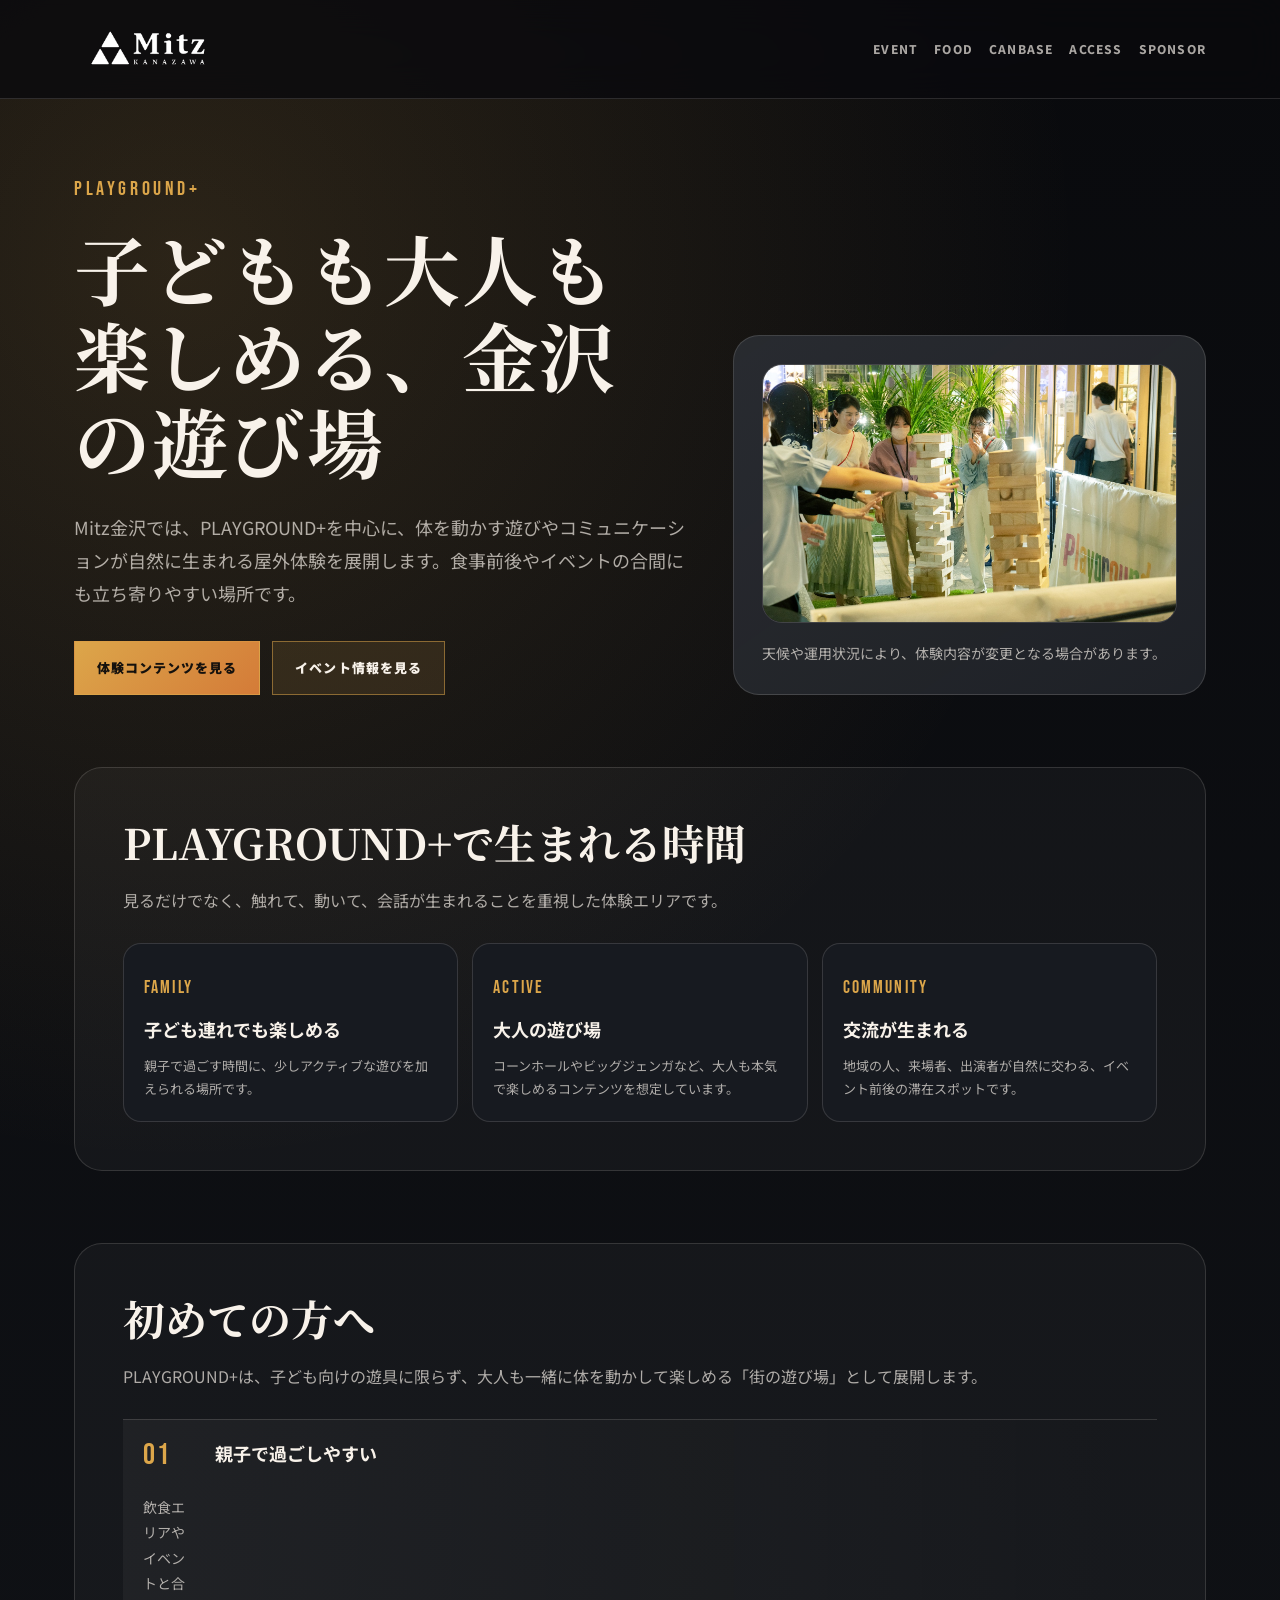
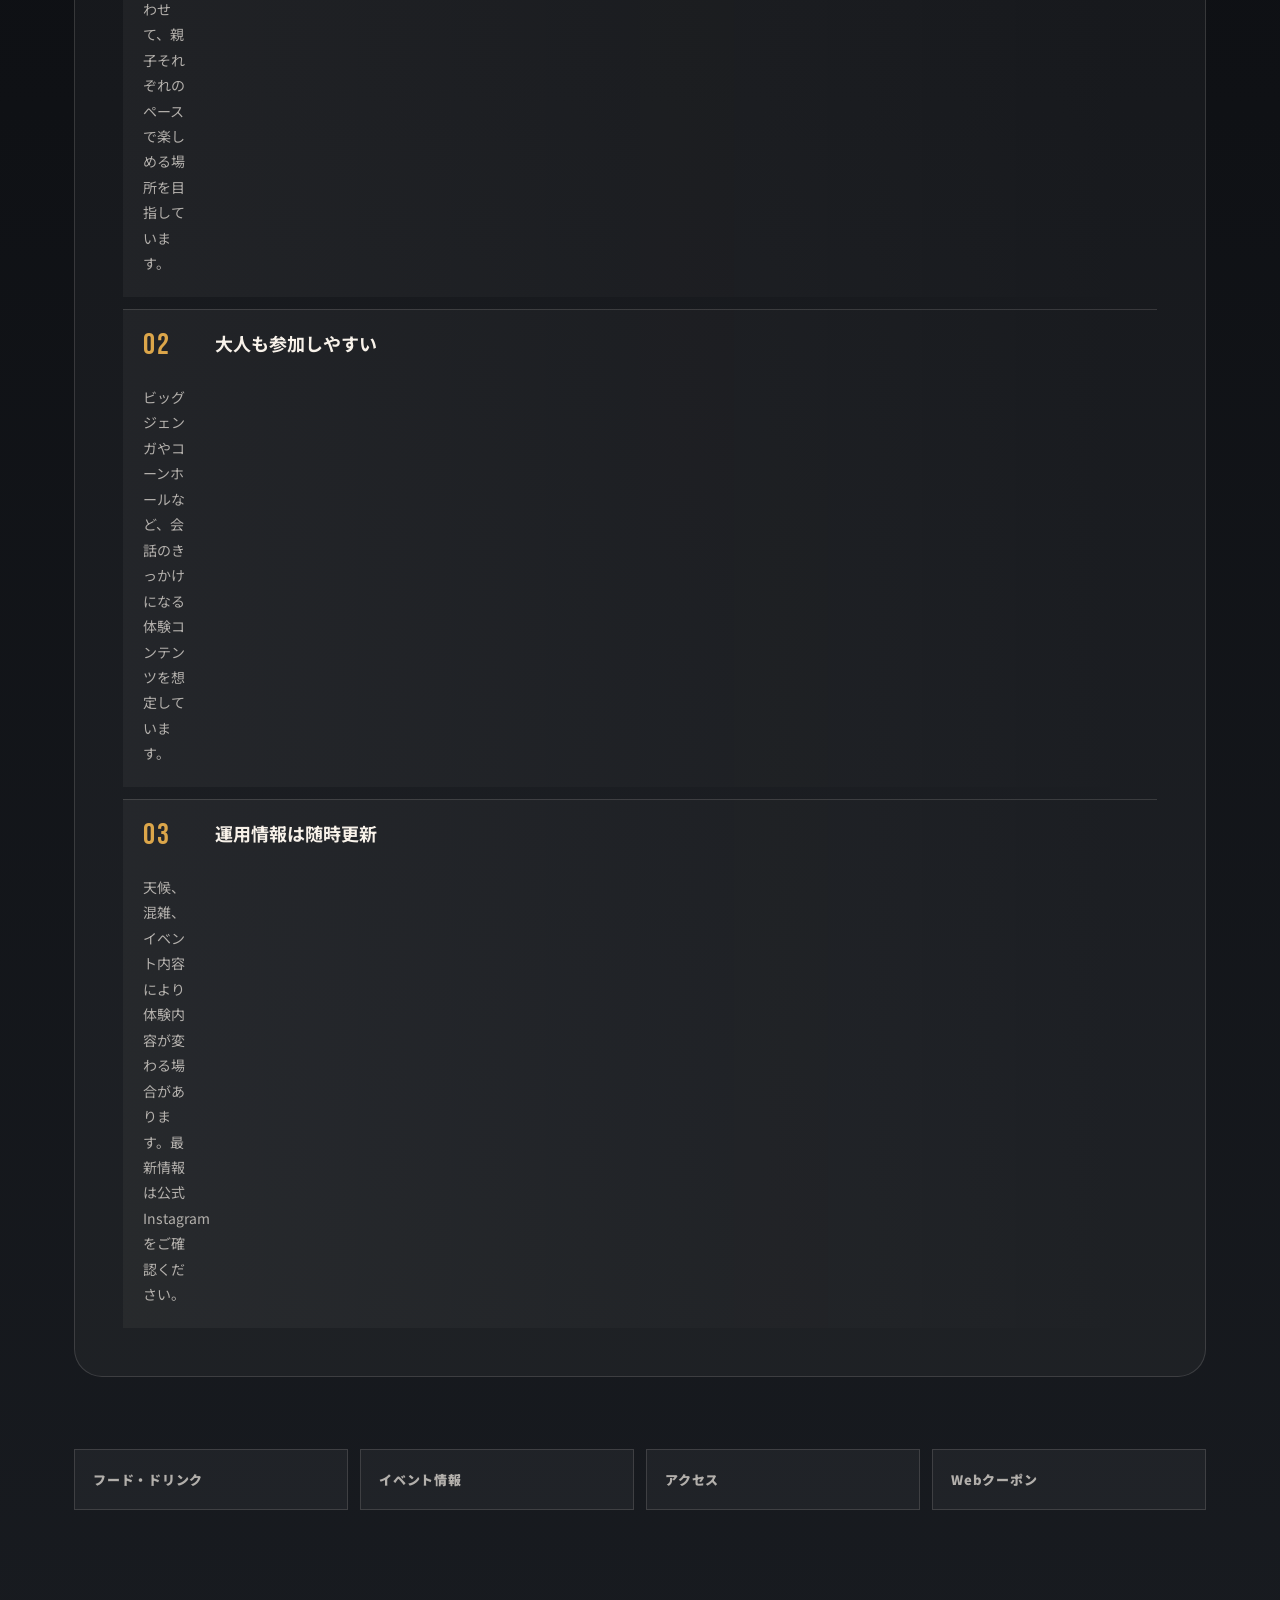
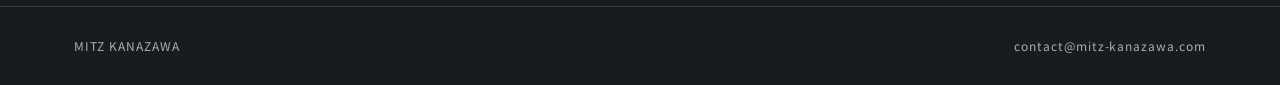
<file: play/index.html>
<!DOCTYPE html>
<html lang="ja">
<head>
  <meta charset="UTF-8" />
  <meta name="viewport" content="width=device-width, initial-scale=1.0" />
  <title>Mitz金沢の遊び・体験｜子どもも大人も楽しめる金沢の遊び場</title>
  <meta name="description" content="Mitz金沢の遊び・体験情報。PLAYGROUND+を中心に、子どもも大人も体を動かして楽しめる金沢駅西口の屋外プレイグラウンドを紹介します。" />
  <meta name="robots" content="index,follow" />
  <link rel="canonical" href="https://mitz-kanazawa.com/play/" />
  <meta property="og:title" content="Mitz金沢の遊び・体験｜子どもも大人も楽しめる金沢の遊び場" />
  <meta property="og:description" content="PLAYGROUND+を中心に、子どもも大人も楽しめる屋外プレイグラウンドを紹介します。" />
  <meta property="og:type" content="website" />
  <meta property="og:url" content="https://mitz-kanazawa.com/play/" />
  <meta property="og:site_name" content="Mitz 金沢" />
  <meta property="og:image" content="https://mitz-kanazawa.com/images/ogp-grand-open.jpg" />
  <meta name="twitter:card" content="summary_large_image" />
  <meta name="twitter:title" content="Mitz金沢の遊び・体験" />
  <meta name="twitter:description" content="子どもも大人も楽しめる金沢駅西口の屋外プレイグラウンドを紹介します。" />
  <meta name="twitter:image" content="https://mitz-kanazawa.com/images/ogp-grand-open.jpg" />
  <link rel="preconnect" href="https://fonts.googleapis.com" />
  <link rel="preconnect" href="https://fonts.gstatic.com" crossorigin />
  <link href="https://fonts.googleapis.com/css2?family=Noto+Sans+JP:wght@400;500;700;900&family=Noto+Serif+JP:wght@700;900&family=Bebas+Neue&display=swap" rel="stylesheet" />
  <link rel="stylesheet" href="../assets/seo-pages.css" />
  <script type="application/ld+json">
  {
    "@context": "https://schema.org",
    "@graph": [
      {
        "@type": "BreadcrumbList",
        "itemListElement": [
          { "@type": "ListItem", "position": 1, "name": "TOP", "item": "https://mitz-kanazawa.com/" },
          { "@type": "ListItem", "position": 2, "name": "遊び・体験", "item": "https://mitz-kanazawa.com/play/" }
        ]
      },
      {
        "@type": "WebPage",
        "name": "Mitz金沢の遊び・体験",
        "url": "https://mitz-kanazawa.com/play/",
        "description": "金沢駅西口・広岡で子どもも大人も楽しめるMitz金沢の屋外プレイグラウンド紹介。",
        "isPartOf": { "@type": "WebSite", "name": "Mitz 金沢", "url": "https://mitz-kanazawa.com/" }
      }
    ]
  }
  </script>
</head>
<body>
  <header class="site-header"><nav class="nav" aria-label="Site navigation"><a class="logo" href="../index.html"><img src="../images/mitz-logo-white-h.png" alt="Mitz 金沢" /></a><div class="nav-links"><a href="../event/">EVENT</a><a href="../food/">FOOD</a><a href="../canbase/">CANBASE</a><a href="../access/">ACCESS</a><a href="../sponsor/">SPONSOR</a></div></nav></header>
  <main class="wrap">
    <section class="hero">
      <div>
        <p class="eyebrow">Playground+</p>
        <h1>子どもも大人も楽しめる、金沢の遊び場</h1>
        <p class="lead">Mitz金沢では、PLAYGROUND+を中心に、体を動かす遊びやコミュニケーションが自然に生まれる屋外体験を展開します。食事前後やイベントの合間にも立ち寄りやすい場所です。</p>
        <div class="cta-row"><a class="button primary" href="../index.html#three">体験コンテンツを見る</a><a class="button" href="../event/">イベント情報を見る</a></div>
      </div>
      <aside class="hero-card"><img src="../images/playground.jpg" alt="PLAYGROUND+の遊び場イメージ" /><p>天候や運用状況により、体験内容が変更となる場合があります。</p></aside>
    </section>
    <section class="section">
      <h2>PLAYGROUND+で生まれる時間</h2>
      <p>見るだけでなく、触れて、動いて、会話が生まれることを重視した体験エリアです。</p>
      <div class="grid">
        <article class="card"><p class="label">FAMILY</p><h3>子ども連れでも楽しめる</h3><p>親子で過ごす時間に、少しアクティブな遊びを加えられる場所です。</p></article>
        <article class="card"><p class="label">ACTIVE</p><h3>大人の遊び場</h3><p>コーンホールやビッグジェンガなど、大人も本気で楽しめるコンテンツを想定しています。</p></article>
        <article class="card"><p class="label">COMMUNITY</p><h3>交流が生まれる</h3><p>地域の人、来場者、出演者が自然に交わる、イベント前後の滞在スポットです。</p></article>
      </div>
    </section>
    <section class="section">
      <h2>初めての方へ</h2>
      <p>PLAYGROUND+は、子ども向けの遊具に限らず、大人も一緒に体を動かして楽しめる「街の遊び場」として展開します。</p>
      <div class="feature-list">
        <article><span>01</span><h3>親子で過ごしやすい</h3><p>飲食エリアやイベントと合わせて、親子それぞれのペースで楽しめる場所を目指しています。</p></article>
        <article><span>02</span><h3>大人も参加しやすい</h3><p>ビッグジェンガやコーンホールなど、会話のきっかけになる体験コンテンツを想定しています。</p></article>
        <article><span>03</span><h3>運用情報は随時更新</h3><p>天候、混雑、イベント内容により体験内容が変わる場合があります。最新情報は公式Instagramをご確認ください。</p></article>
      </div>
    </section>
    <nav class="page-nav" aria-label="Related pages"><a href="../food/">フード・ドリンク</a><a href="../event/">イベント情報</a><a href="../access/">アクセス</a><a href="../coupon/">Webクーポン</a></nav>
  </main>
  <footer class="site-footer"><div class="footer-inner"><span>MITZ KANAZAWA</span><a href="mailto:contact@mitz-kanazawa.com">contact@mitz-kanazawa.com</a></div></footer>
</body>
</html>
</file>
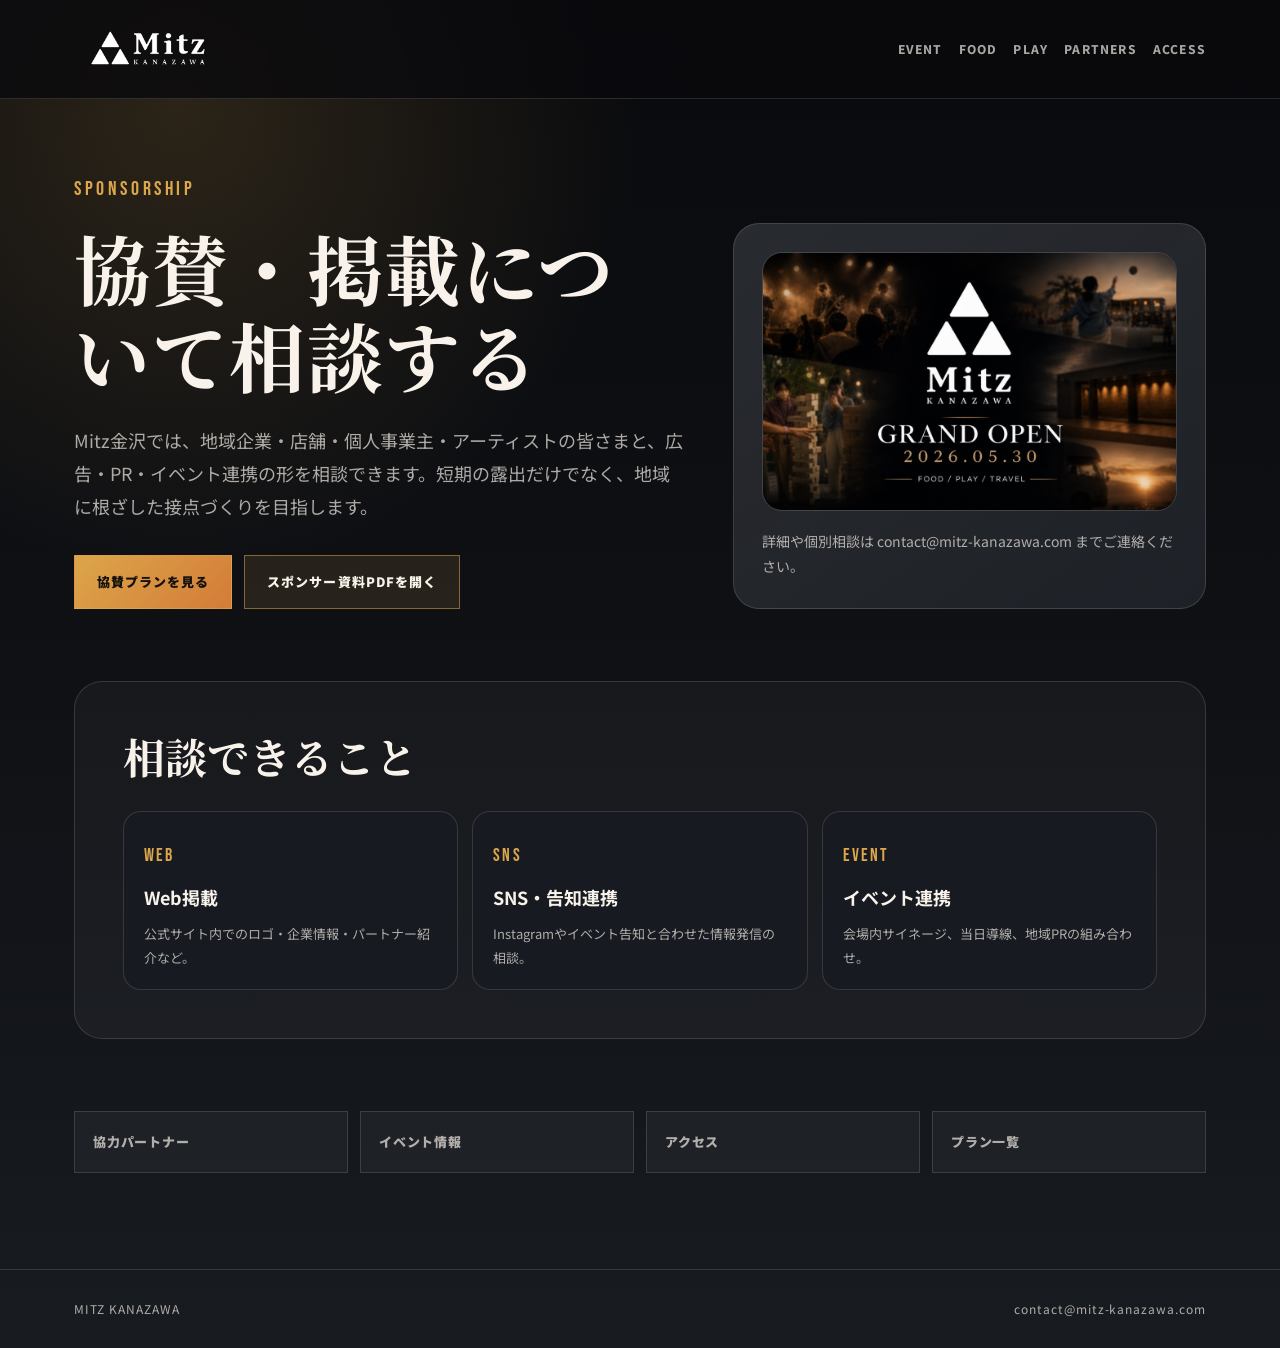
<file: sponsor/index.html>
<!DOCTYPE html>
<html lang="ja">
<head>
  <meta charset="UTF-8" />
  <meta name="viewport" content="width=device-width, initial-scale=1.0" />
  <title>Mitz金沢 協賛・スポンサー募集｜地域とつながる広告・PR連携</title>
  <meta name="description" content="Mitz金沢の協賛・スポンサー募集情報。金沢駅西口の体験型カルチャーハブで、Web掲載、SNS紹介、サイネージ、地域PR連携などをご相談いただけます。" />
  <meta name="robots" content="index,follow" />
  <link rel="canonical" href="https://mitz-kanazawa.com/sponsor/" />
  <meta property="og:title" content="Mitz金沢 協賛・スポンサー募集｜地域とつながる広告・PR連携" />
  <meta property="og:description" content="Web掲載、SNS紹介、サイネージ、地域PR連携などをご相談いただけます。" />
  <meta property="og:type" content="website" />
  <meta property="og:url" content="https://mitz-kanazawa.com/sponsor/" />
  <meta property="og:site_name" content="Mitz 金沢" />
  <meta property="og:image" content="https://mitz-kanazawa.com/images/ogp-grand-open.jpg" />
  <meta name="twitter:card" content="summary_large_image" />
  <meta name="twitter:title" content="Mitz金沢 協賛・スポンサー募集" />
  <meta name="twitter:description" content="金沢駅西口の体験型カルチャーハブで、地域とつながる広告・PR連携をご相談いただけます。" />
  <meta name="twitter:image" content="https://mitz-kanazawa.com/images/ogp-grand-open.jpg" />
  <link rel="preconnect" href="https://fonts.googleapis.com" />
  <link rel="preconnect" href="https://fonts.gstatic.com" crossorigin />
  <link href="https://fonts.googleapis.com/css2?family=Noto+Sans+JP:wght@400;500;700;900&family=Noto+Serif+JP:wght@700;900&family=Bebas+Neue&display=swap" rel="stylesheet" />
  <link rel="stylesheet" href="../assets/seo-pages.css" />
</head>
<body>
  <header class="site-header"><nav class="nav" aria-label="Site navigation"><a class="logo" href="../index.html"><img src="../images/mitz-logo-white-h.png" alt="Mitz 金沢" /></a><div class="nav-links"><a href="../event/">EVENT</a><a href="../food/">FOOD</a><a href="../play/">PLAY</a><a href="../partners/">PARTNERS</a><a href="../access/">ACCESS</a></div></nav></header>
  <main class="wrap">
    <section class="hero">
      <div>
        <p class="eyebrow">Sponsorship</p>
        <h1>協賛・掲載について相談する</h1>
        <p class="lead">Mitz金沢では、地域企業・店舗・個人事業主・アーティストの皆さまと、広告・PR・イベント連携の形を相談できます。短期の露出だけでなく、地域に根ざした接点づくりを目指します。</p>
        <div class="cta-row"><a class="button primary" href="../index.html#sponsors">協賛プランを見る</a><a class="button" href="../assets/Mitz_Sponsorship_2026.pdf" target="_blank" rel="noopener">スポンサー資料PDFを開く</a></div>
      </div>
      <aside class="hero-card"><img src="../images/ogp-grand-open.jpg" alt="Mitz金沢グランドオープン" /><p>詳細や個別相談は contact@mitz-kanazawa.com までご連絡ください。</p></aside>
    </section>
    <section class="section">
      <h2>相談できること</h2>
      <div class="grid">
        <article class="card"><p class="label">WEB</p><h3>Web掲載</h3><p>公式サイト内でのロゴ・企業情報・パートナー紹介など。</p></article>
        <article class="card"><p class="label">SNS</p><h3>SNS・告知連携</h3><p>Instagramやイベント告知と合わせた情報発信の相談。</p></article>
        <article class="card"><p class="label">EVENT</p><h3>イベント連携</h3><p>会場内サイネージ、当日導線、地域PRの組み合わせ。</p></article>
      </div>
    </section>
    <nav class="page-nav" aria-label="Related pages"><a href="../partners/">協力パートナー</a><a href="../event/">イベント情報</a><a href="../access/">アクセス</a><a href="../index.html#sponsors">プラン一覧</a></nav>
  </main>
  <footer class="site-footer"><div class="footer-inner"><span>MITZ KANAZAWA</span><a href="mailto:contact@mitz-kanazawa.com">contact@mitz-kanazawa.com</a></div></footer>
</body>
</html>
</file>
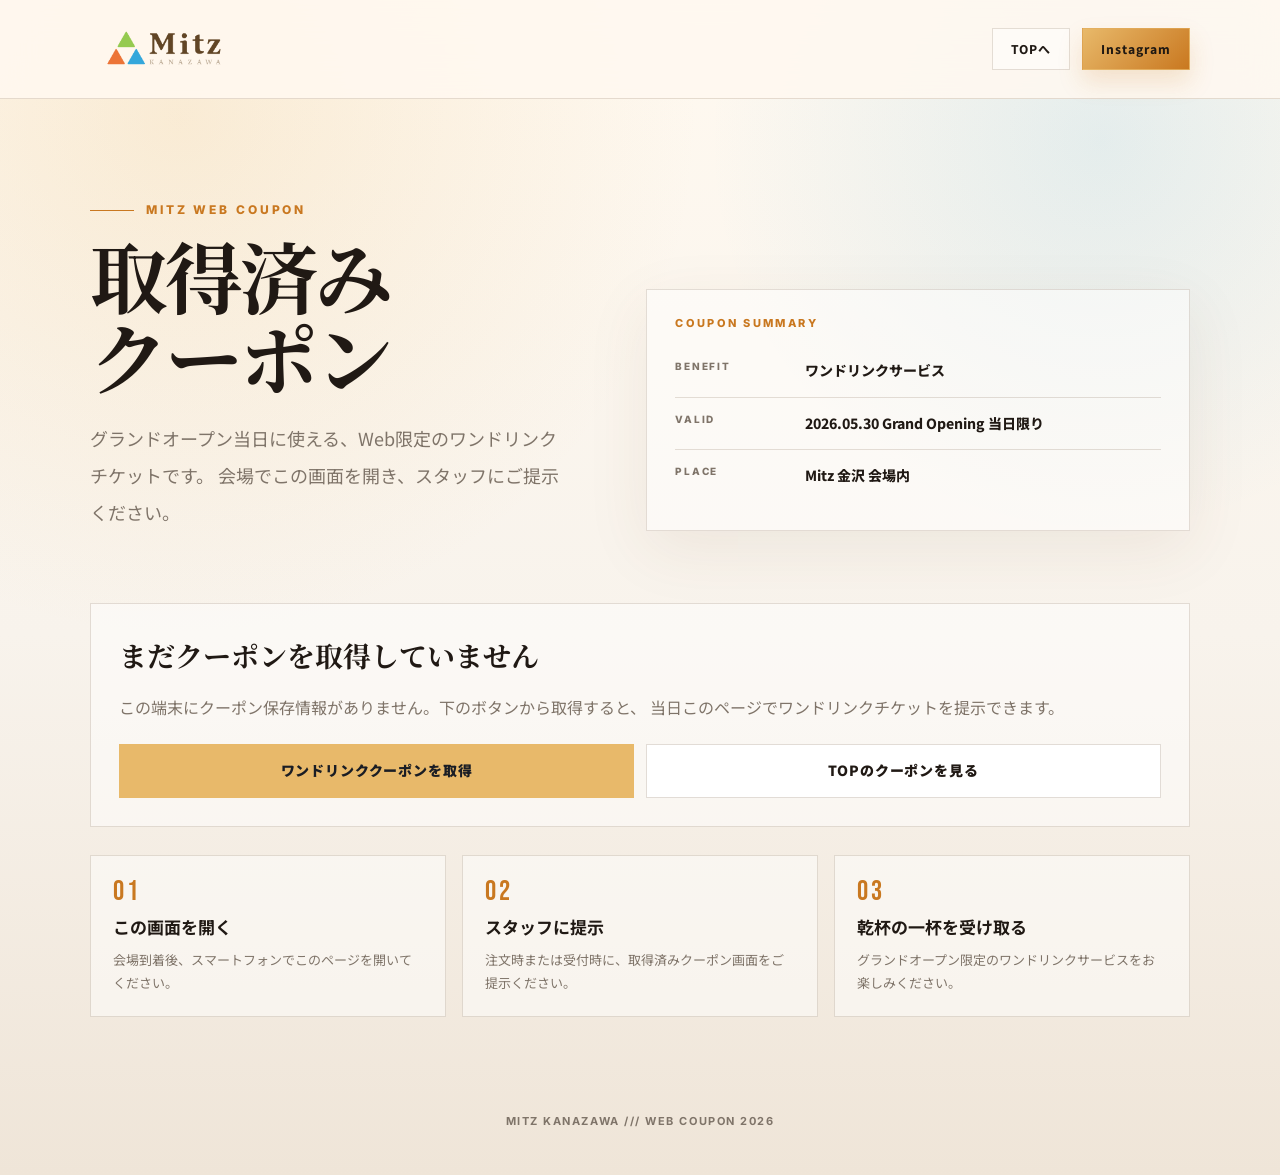
<file: coupon.html>
<!DOCTYPE html>
<html lang="ja">
<head>
  <script>
    (function() {
      try {
        var t = localStorage.getItem("mitz-theme");
        if (t === "dark" || t === "light") {
          document.documentElement.setAttribute("data-theme", t);
        }
      } catch (e) {}
    })();
  </script>
  <meta charset="UTF-8" />
  <meta name="viewport" content="width=device-width, initial-scale=1.0" />
  <title>取得済みクーポン — Mitz 金沢</title>
  <meta name="description" content="Mitz 金沢の取得済みWebクーポン確認ページ。グランドオープン限定のワンドリンクサービスを当日会場でご提示ください。" />
  <meta name="robots" content="noindex,nofollow,noarchive" />
  <meta property="og:title" content="取得済みクーポン — Mitz 金沢" />
  <meta property="og:description" content="グランドオープン限定、Webクーポンの確認ページ。" />
  <meta property="og:type" content="website" />
  <meta property="og:url" content="https://mitz-kanazawa.com/coupon.html" />
  <meta property="og:image" content="https://mitz-kanazawa.com/images/ogp-grand-open.jpg" />
  <meta name="twitter:card" content="summary_large_image" />
  <meta name="theme-color" content="#181410" />
  <link rel="canonical" href="https://mitz-kanazawa.com/coupon.html" />
  <link rel="preconnect" href="https://fonts.googleapis.com" />
  <link rel="preconnect" href="https://fonts.gstatic.com" crossorigin />
  <link href="https://fonts.googleapis.com/css2?family=Noto+Sans+JP:wght@400;500;700;900&family=Noto+Serif+JP:wght@700;900&family=Bebas+Neue&family=Inter:wght@400;500;700;800&display=swap" rel="stylesheet" />
  <style>
    *, *::before, *::after { box-sizing: border-box; margin: 0; padding: 0; }
    :root {
      --bg: #F8F3EC;
      --paper: #FFF9F0;
      --ink: #201914;
      --muted: #7F7469;
      --line: rgba(96, 64, 32, 0.16);
      --gold: #E8B96A;
      --gold-deep: #C97820;
      --dark: #171411;
      --blue: #30A0D8;
      --green: #90C850;
      --orange: #E87030;
    }
    html { scroll-behavior: smooth; }
    body {
      min-height: 100vh;
      background:
        radial-gradient(circle at 14% 10%, rgba(232, 185, 106, 0.20), transparent 34%),
        radial-gradient(circle at 86% 12%, rgba(48, 160, 216, 0.12), transparent 26%),
        linear-gradient(180deg, #FFF9F0 0%, var(--bg) 54%, #EFE5D8 100%);
      color: var(--ink);
      font-family: "Noto Sans JP", "Inter", sans-serif;
      line-height: 1.7;
      -webkit-font-smoothing: antialiased;
      text-rendering: optimizeLegibility;
    }
    a { color: inherit; text-decoration: none; }
    button { border: 0; background: none; color: inherit; font: inherit; cursor: pointer; }
    img, svg { display: block; max-width: 100%; }

    .site-header {
      position: sticky;
      top: 0;
      z-index: 20;
      border-bottom: 1px solid var(--line);
      background: rgba(255, 249, 240, 0.86);
      backdrop-filter: blur(18px);
    }
    .nav {
      width: min(100%, 1180px);
      margin: 0 auto;
      padding: 18px clamp(20px, 4vw, 40px);
      display: flex;
      align-items: center;
      justify-content: space-between;
      gap: 24px;
    }
    .logo img { width: 148px; height: auto; }
    .nav-actions {
      display: flex;
      align-items: center;
      gap: 12px;
    }
    .nav-link,
    .nav-primary {
      min-height: 42px;
      display: inline-flex;
      align-items: center;
      justify-content: center;
      padding: 0 18px;
      border: 1px solid var(--line);
      background: rgba(255, 255, 255, 0.42);
      color: var(--ink);
      font-size: 12px;
      font-weight: 800;
      letter-spacing: 0.08em;
    }
    .nav-primary {
      border-color: rgba(232, 185, 106, 0.62);
      background: linear-gradient(135deg, var(--gold) 0%, var(--gold-deep) 100%);
      color: #1F1812;
      box-shadow: 0 12px 24px rgba(201, 120, 32, 0.18);
    }
    .wrap {
      width: min(100%, 1180px);
      margin: 0 auto;
      padding: clamp(54px, 8vw, 92px) clamp(20px, 4vw, 40px) 64px;
    }
    .hero {
      display: grid;
      grid-template-columns: minmax(0, 0.94fr) minmax(360px, 1.06fr);
      gap: clamp(32px, 6vw, 74px);
      align-items: end;
      margin-bottom: clamp(34px, 7vw, 72px);
    }
    .eyebrow {
      display: inline-flex;
      align-items: center;
      gap: 12px;
      margin-bottom: 18px;
      color: var(--gold-deep);
      font: 800 12px/1 "Inter", sans-serif;
      letter-spacing: 0.24em;
      text-transform: uppercase;
    }
    .eyebrow::before {
      content: "";
      width: 44px;
      height: 1px;
      background: currentColor;
    }
    h1 {
      font-family: "Noto Serif JP", serif;
      font-size: clamp(38px, 7vw, 78px);
      line-height: 1.04;
      letter-spacing: -0.04em;
    }
    .lead {
      max-width: 610px;
      margin-top: 24px;
      color: var(--muted);
      font-size: clamp(15px, 1.7vw, 18px);
      line-height: 2.05;
    }
    .summary {
      border: 1px solid var(--line);
      background: rgba(255, 255, 255, 0.52);
      padding: 28px;
      box-shadow: 0 18px 60px rgba(96, 64, 32, 0.08);
    }
    .summary-title {
      margin-bottom: 16px;
      color: var(--gold-deep);
      font: 800 11px/1 "Inter", sans-serif;
      letter-spacing: 0.22em;
      text-transform: uppercase;
    }
    .summary-row {
      display: grid;
      grid-template-columns: 112px 1fr;
      gap: 18px;
      padding: 14px 0;
      border-top: 1px solid var(--line);
      font-size: 14px;
    }
    .summary-row:first-of-type { border-top: 0; }
    .summary-row dt {
      color: var(--muted);
      font: 800 10px/1.5 "Inter", sans-serif;
      letter-spacing: 0.18em;
      text-transform: uppercase;
    }
    .summary-row dd {
      font-weight: 800;
      color: var(--ink);
    }
    .coupon-card {
      position: relative;
      overflow: hidden;
      display: grid;
      grid-template-columns: minmax(0, 1fr) 280px;
      border: 1px solid rgba(232, 185, 106, 0.42);
      background:
        radial-gradient(circle at 14% 16%, rgba(232, 185, 106, 0.22), transparent 32%),
        radial-gradient(circle at 86% 20%, rgba(48, 160, 216, 0.12), transparent 28%),
        linear-gradient(135deg, #171411 0%, #251B14 58%, #604020 100%);
      color: #F8F1E6;
      box-shadow: 0 32px 90px rgba(34, 23, 14, 0.24);
    }
    .coupon-card::before,
    .coupon-card::after {
      content: "";
      position: absolute;
      top: 50%;
      width: 30px;
      height: 60px;
      background: var(--bg);
      border: 1px solid rgba(232, 185, 106, 0.42);
      transform: translateY(-50%);
      z-index: 2;
    }
    .coupon-card::before {
      left: -1px;
      border-left: 0;
      border-radius: 0 999px 999px 0;
    }
    .coupon-card::after {
      right: -1px;
      border-right: 0;
      border-radius: 999px 0 0 999px;
    }
    .coupon-body {
      padding: clamp(32px, 5vw, 62px);
    }
    .coupon-label {
      margin-bottom: 18px;
      color: var(--gold);
      font: 800 11px/1 "Inter", sans-serif;
      letter-spacing: 0.24em;
      text-transform: uppercase;
    }
    .coupon-name {
      font-family: "Noto Serif JP", serif;
      font-size: clamp(42px, 8vw, 88px);
      font-weight: 900;
      line-height: 0.98;
      letter-spacing: -0.04em;
    }
    .coupon-name span {
      display: block;
      color: var(--gold);
      font-family: "Bebas Neue", sans-serif;
      font-weight: 400;
      letter-spacing: 0.12em;
    }
    .coupon-copy {
      max-width: 620px;
      margin-top: 22px;
      color: rgba(248, 241, 230, 0.78);
      font-size: 15px;
      line-height: 2;
    }
    .coupon-badges {
      display: flex;
      flex-wrap: wrap;
      gap: 8px;
      margin-top: 28px;
    }
    .coupon-badges span {
      padding: 7px 12px;
      border: 1px solid rgba(248, 241, 230, 0.18);
      background: rgba(255, 255, 255, 0.06);
      color: rgba(248, 241, 230, 0.74);
      font: 800 10px/1 "Inter", sans-serif;
      letter-spacing: 0.14em;
      text-transform: uppercase;
    }
    .coupon-stub {
      position: relative;
      display: flex;
      flex-direction: column;
      justify-content: space-between;
      gap: 30px;
      min-height: 360px;
      padding: 34px;
      background: rgba(255, 255, 255, 0.06);
    }
    .coupon-stub::before {
      content: "";
      position: absolute;
      top: 24px;
      bottom: 24px;
      left: 0;
      border-left: 1px dashed rgba(248, 241, 230, 0.32);
    }
    .code-label {
      color: rgba(248, 241, 230, 0.55);
      font: 800 10px/1 "Inter", sans-serif;
      letter-spacing: 0.22em;
      text-transform: uppercase;
    }
    .code {
      margin-top: 10px;
      color: #FFFFFF;
      font: 400 clamp(48px, 7vw, 72px)/0.92 "Bebas Neue", sans-serif;
      letter-spacing: 0.08em;
    }
    .date {
      margin-top: 14px;
      color: var(--gold);
      font: 400 30px/1 "Bebas Neue", sans-serif;
      letter-spacing: 0.12em;
    }
    .status-pill {
      display: inline-flex;
      align-items: center;
      justify-content: center;
      min-height: 40px;
      padding: 0 14px;
      border: 1px solid rgba(144, 200, 80, 0.46);
      background: rgba(144, 200, 80, 0.12);
      color: #D8F5B8;
      font-size: 12px;
      font-weight: 900;
      letter-spacing: 0.08em;
    }
    .actions {
      display: grid;
      grid-template-columns: 1fr 1fr;
      gap: 12px;
      margin-top: 22px;
    }
    .button {
      min-height: 54px;
      display: inline-flex;
      align-items: center;
      justify-content: center;
      padding: 0 18px;
      border: 1px solid rgba(96, 64, 32, 0.18);
      background: #FFFFFF;
      color: var(--ink);
      font-size: 14px;
      font-weight: 900;
      letter-spacing: 0.06em;
      text-align: center;
    }
    .button.primary {
      border-color: rgba(232, 185, 106, 0.70);
      background: var(--gold);
      color: #1A1D24;
    }
    .empty {
      display: none;
      margin-top: 28px;
      padding: 28px;
      border: 1px solid var(--line);
      background: rgba(255, 255, 255, 0.50);
    }
    .empty.is-visible { display: block; }
    .empty h2 {
      margin-bottom: 12px;
      font-family: "Noto Serif JP", serif;
      font-size: 28px;
    }
    .empty p {
      color: var(--muted);
      line-height: 1.9;
    }
    .usage {
      display: grid;
      grid-template-columns: repeat(3, 1fr);
      gap: 16px;
      margin-top: 28px;
    }
    .usage-card {
      border: 1px solid var(--line);
      background: rgba(255, 255, 255, 0.46);
      padding: 22px;
    }
    .usage-no {
      color: var(--gold-deep);
      font: 400 28px/1 "Bebas Neue", sans-serif;
      letter-spacing: 0.12em;
    }
    .usage-card h2 {
      margin-top: 8px;
      font-size: 17px;
      line-height: 1.5;
    }
    .usage-card p {
      margin-top: 8px;
      color: var(--muted);
      font-size: 13px;
      line-height: 1.8;
    }
    .footer {
      padding: 32px clamp(20px, 4vw, 40px) 44px;
      color: var(--muted);
      font: 700 11px/1.6 "Inter", sans-serif;
      letter-spacing: 0.14em;
      text-align: center;
      text-transform: uppercase;
    }
    .is-unsaved .saved-only { display: none !important; }
    .is-saved .unsaved-only { display: none !important; }

    @media (max-width: 860px) {
      .hero {
        grid-template-columns: 1fr;
        align-items: start;
      }
      .coupon-card {
        grid-template-columns: 1fr;
      }
      .coupon-stub {
        min-height: 250px;
      }
      .coupon-stub::before {
        top: 0;
        bottom: auto;
        left: 24px;
        right: 24px;
        border-left: 0;
        border-top: 1px dashed rgba(248, 241, 230, 0.32);
      }
      .usage {
        grid-template-columns: 1fr;
      }
    }
    @media (max-width: 560px) {
      .nav {
        padding: 14px 16px;
      }
      .logo img { width: 122px; }
      .nav-actions { gap: 8px; }
      .nav-link,
      .nav-primary {
        min-height: 38px;
        padding: 0 12px;
        font-size: 11px;
      }
      .wrap {
        padding: 42px 18px 44px;
      }
      .summary {
        padding: 20px;
      }
      .summary-row {
        grid-template-columns: 1fr;
        gap: 6px;
      }
      .coupon-body,
      .coupon-stub {
        padding: 28px 24px;
      }
      .coupon-card::before,
      .coupon-card::after {
        width: 22px;
        height: 44px;
      }
      .actions {
        grid-template-columns: 1fr;
      }
    }
  </style>
</head>
<body class="is-unsaved">

  <header class="site-header">
    <nav class="nav" aria-label="Coupon navigation">
      <a class="logo" href="index.html" aria-label="Mitz 金沢 トップへ">
        <img src="images/mitz-logo-color-h.png" alt="Mitz Kanazawa">
      </a>
      <div class="nav-actions">
        <a class="nav-link" href="index.html#coupon">TOPへ</a>
        <a class="nav-primary" href="https://www.instagram.com/mitz_kanazawa" target="_blank" rel="noopener">Instagram</a>
      </div>
    </nav>
  </header>

  <main class="wrap">
    <section class="hero" aria-labelledby="coupon-page-title">
      <div>
        <p class="eyebrow">Mitz Web Coupon</p>
        <h1 id="coupon-page-title">取得済み<br>クーポン</h1>
        <p class="lead">
          グランドオープン当日に使える、Web限定のワンドリンクチケットです。
          会場でこの画面を開き、スタッフにご提示ください。
        </p>
      </div>
      <dl class="summary">
        <dt class="summary-title">Coupon Summary</dt>
        <div class="summary-row">
          <dt>Benefit</dt>
          <dd>ワンドリンクサービス</dd>
        </div>
        <div class="summary-row">
          <dt>Valid</dt>
          <dd>2026.05.30 Grand Opening 当日限り</dd>
        </div>
        <div class="summary-row">
          <dt>Place</dt>
          <dd>Mitz 金沢 会場内</dd>
        </div>
      </dl>
    </section>

    <section class="coupon-card saved-only" aria-label="取得済みワンドリンククーポン">
      <div class="coupon-body">
        <p class="coupon-label">Opening Coupon</p>
        <h2 class="coupon-name">One Drink<span>Gift</span></h2>
        <p class="coupon-copy">
          乾杯の一杯をMitzから。グランドオープンを一緒に楽しむための、
          Web限定ウェルカムドリンクチケットです。
        </p>
        <div class="coupon-badges">
          <span>Saved on this device</span>
          <span>Show at venue</span>
          <span>One time welcome</span>
        </div>
      </div>
      <div class="coupon-stub">
        <div>
          <p class="code-label">Web Coupon</p>
          <div class="code">ONE<br>DRINK</div>
          <div class="date">MITZ 0530</div>
        </div>
        <div>
          <p class="status-pill">取得済み</p>
        </div>
      </div>
    </section>

    <section class="empty unsaved-only is-visible" aria-label="未取得のクーポン">
      <h2>まだクーポンを取得していません</h2>
      <p>
        この端末にクーポン保存情報がありません。下のボタンから取得すると、
        当日このページでワンドリンクチケットを提示できます。
      </p>
      <div class="actions">
        <button type="button" class="button primary" id="couponAcquireButton">ワンドリンククーポンを取得</button>
        <a class="button" href="index.html#coupon">TOPのクーポンを見る</a>
      </div>
    </section>

    <div class="actions saved-only" aria-label="クーポン操作">
      <a class="button primary" href="index.html#opening">イベント情報へ戻る</a>
      <a class="button" href="index.html">TOPへ戻る</a>
    </div>

    <section class="usage" aria-label="クーポン利用方法">
      <article class="usage-card">
        <div class="usage-no">01</div>
        <h2>この画面を開く</h2>
        <p>会場到着後、スマートフォンでこのページを開いてください。</p>
      </article>
      <article class="usage-card">
        <div class="usage-no">02</div>
        <h2>スタッフに提示</h2>
        <p>注文時または受付時に、取得済みクーポン画面をご提示ください。</p>
      </article>
      <article class="usage-card">
        <div class="usage-no">03</div>
        <h2>乾杯の一杯を受け取る</h2>
        <p>グランドオープン限定のワンドリンクサービスをお楽しみください。</p>
      </article>
    </section>
  </main>

  <footer class="footer">MITZ KANAZAWA /// WEB COUPON 2026</footer>

  <script>
    function renderCouponState() {
      let saved = false;
      try { saved = localStorage.getItem("mitz-opening-coupon") === "saved"; } catch (e) {}
      document.body.classList.toggle("is-saved", saved);
      document.body.classList.toggle("is-unsaved", !saved);
    }
    renderCouponState();
    const acquireButton = document.getElementById("couponAcquireButton");
    if (acquireButton) {
      acquireButton.addEventListener("click", () => {
        try { localStorage.setItem("mitz-opening-coupon", "saved"); } catch (e) {}
        renderCouponState();
        window.scrollTo({ top: 0, behavior: "smooth" });
      });
    }
  </script>
</body>
</html>
</file>
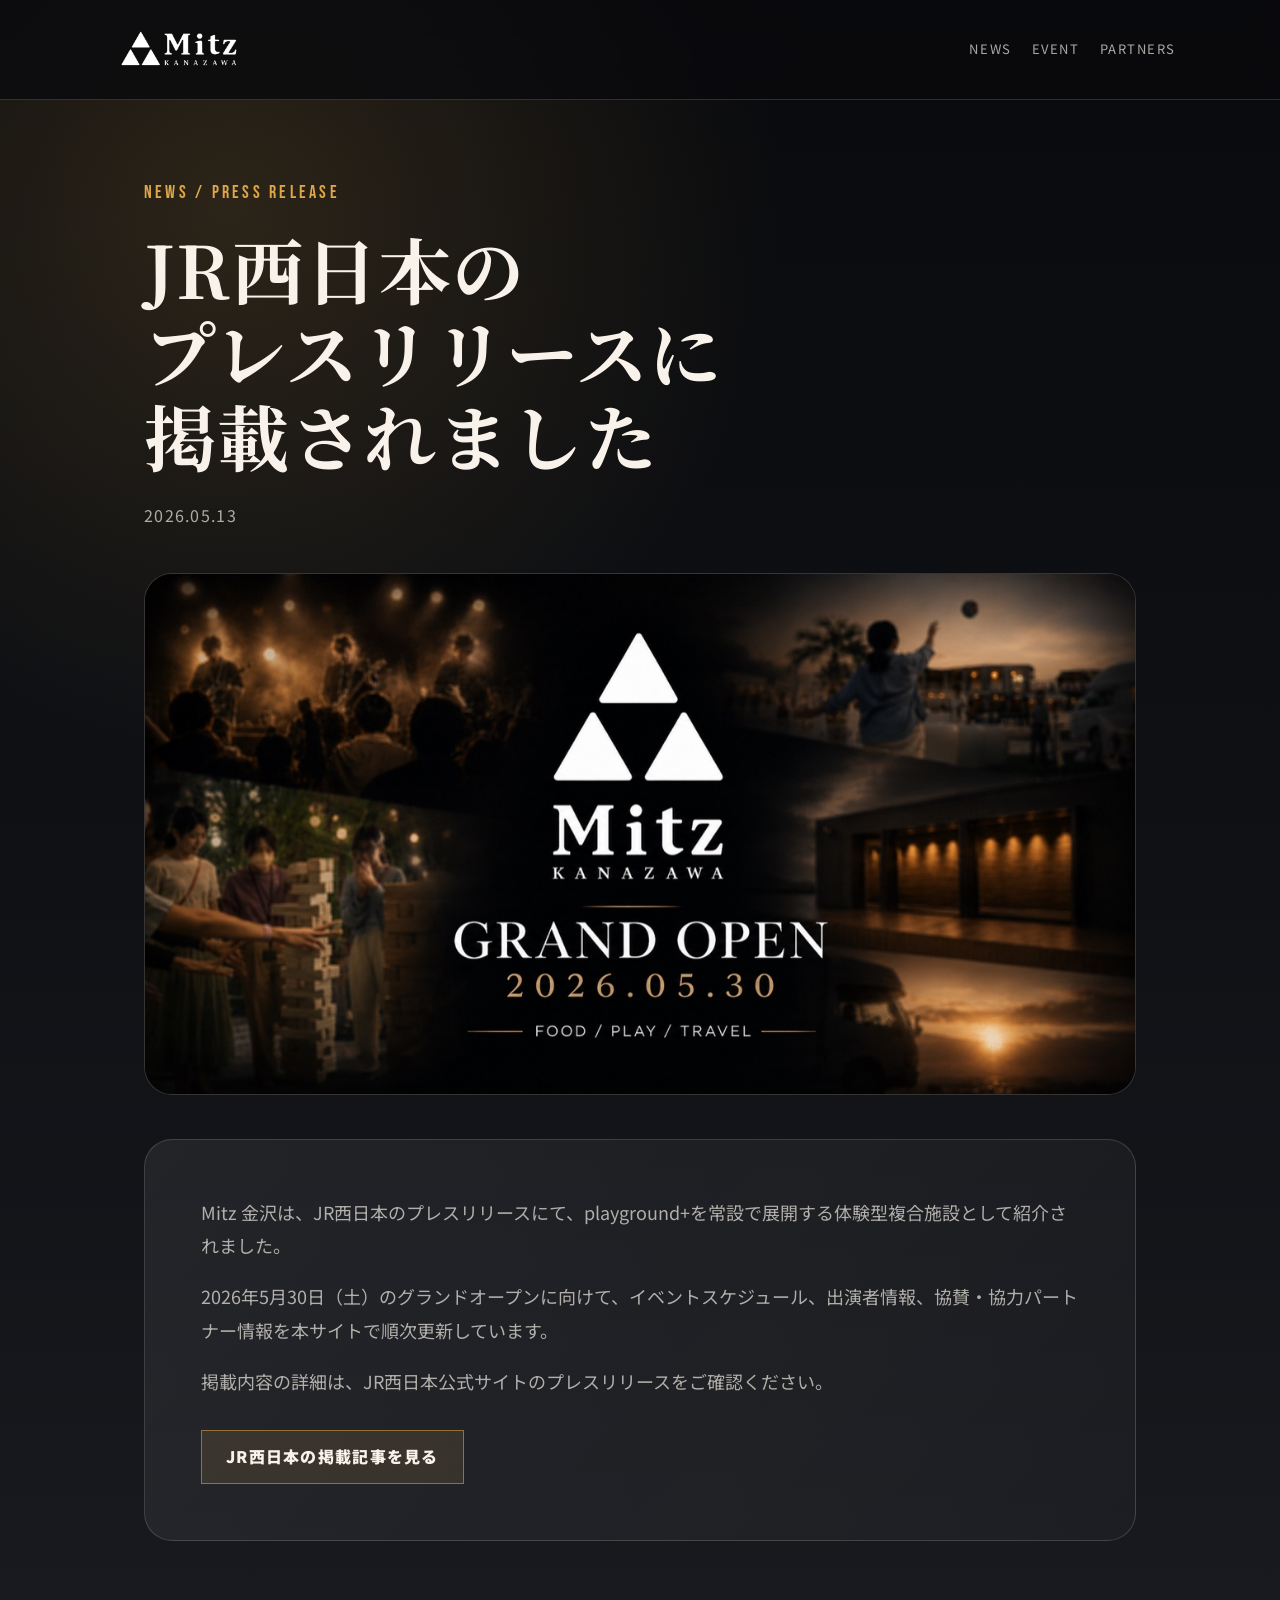
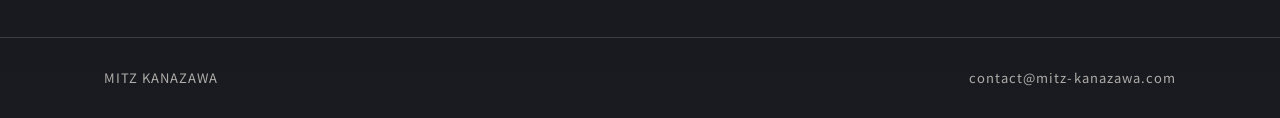
<file: news-westjr-press-release.html>
<!DOCTYPE html>
<html lang="ja">
<head>
  <meta charset="UTF-8" />
  <meta name="viewport" content="width=device-width, initial-scale=1.0" />
  <title>JR西日本のプレスリリースに掲載されました｜Mitz 金沢【公式】</title>
  <meta name="description" content="Mitz 金沢がJR西日本のプレスリリースに掲載されました。playground+を常設で展開する体験型複合施設として、2026年5月30日（土）にグランドオープンします。" />
  <meta name="robots" content="index,follow" />
  <meta property="og:title" content="JR西日本のプレスリリースに掲載されました｜Mitz 金沢" />
  <meta property="og:description" content="Mitz 金沢がJR西日本のプレスリリースに掲載されました。2026年5月30日（土）グランドオープン。" />
  <meta property="og:type" content="article" />
  <meta property="og:url" content="https://mitz-kanazawa.com/news-westjr-press-release.html" />
  <meta property="og:site_name" content="Mitz 金沢" />
  <meta property="og:locale" content="ja_JP" />
  <meta property="og:image" content="https://mitz-kanazawa.com/images/ogp-grand-open.jpg" />
  <meta property="og:image:secure_url" content="https://mitz-kanazawa.com/images/ogp-grand-open.jpg" />
  <meta property="og:image:width" content="1200" />
  <meta property="og:image:height" content="630" />
  <meta property="article:published_time" content="2026-05-13T00:00:00+09:00" />
  <meta property="article:modified_time" content="2026-05-14T00:00:00+09:00" />
  <meta name="twitter:card" content="summary_large_image" />
  <meta name="twitter:title" content="JR西日本のプレスリリースに掲載されました｜Mitz 金沢" />
  <meta name="twitter:description" content="Mitz 金沢がJR西日本のプレスリリースに掲載されました。" />
  <meta name="twitter:image" content="https://mitz-kanazawa.com/images/ogp-grand-open.jpg" />
  <meta name="theme-color" content="#0F1115" />
  <link rel="canonical" href="https://mitz-kanazawa.com/news-westjr-press-release.html" />
  <link rel="preconnect" href="https://fonts.googleapis.com" />
  <link rel="preconnect" href="https://fonts.gstatic.com" crossorigin />
  <link href="https://fonts.googleapis.com/css2?family=Noto+Sans+JP:wght@400;500;700;900&family=Noto+Serif+JP:wght@700;900&family=Bebas+Neue&display=swap" rel="stylesheet" />
  <script type="application/ld+json">
  {
    "@context": "https://schema.org",
    "@graph": [
      {
        "@type": "NewsArticle",
        "@id": "https://mitz-kanazawa.com/news-westjr-press-release.html#article",
        "headline": "JR西日本のプレスリリースに掲載されました",
        "description": "Mitz 金沢がJR西日本のプレスリリースに掲載されました。playground+を常設で展開する体験型複合施設として、2026年5月30日（土）にグランドオープンします。",
        "datePublished": "2026-05-13T00:00:00+09:00",
        "dateModified": "2026-05-14T00:00:00+09:00",
        "mainEntityOfPage": "https://mitz-kanazawa.com/news-westjr-press-release.html",
        "image": "https://mitz-kanazawa.com/images/ogp-grand-open.jpg",
        "publisher": {
          "@type": "Organization",
          "name": "Mitz 金沢",
          "logo": {
            "@type": "ImageObject",
            "url": "https://mitz-kanazawa.com/images/mitz-logo-color-h.png"
          }
        },
        "citation": "https://www.westjr.co.jp/press/article/2026/05/13/page_30638.html"
      },
      {
        "@type": "BreadcrumbList",
        "@id": "https://mitz-kanazawa.com/news-westjr-press-release.html#breadcrumb",
        "itemListElement": [
          {
            "@type": "ListItem",
            "position": 1,
            "name": "Mitz 金沢",
            "item": "https://mitz-kanazawa.com/"
          },
          {
            "@type": "ListItem",
            "position": 2,
            "name": "お知らせ",
            "item": "https://mitz-kanazawa.com/#news"
          },
          {
            "@type": "ListItem",
            "position": 3,
            "name": "JR西日本のプレスリリースに掲載されました",
            "item": "https://mitz-kanazawa.com/news-westjr-press-release.html"
          }
        ]
      }
    ]
  }
  </script>
  <style>
    *, *::before, *::after { box-sizing: border-box; margin: 0; padding: 0; }
    :root {
      --bg: #0F1115;
      --panel: #171A20;
      --ink: #F8F2EA;
      --muted: rgba(248, 242, 234, 0.68);
      --line: rgba(248, 242, 234, 0.16);
      --gold: #DCA64A;
      --orange: #D47B38;
    }
    html { scroll-behavior: smooth; }
    body {
      min-height: 100vh;
      background:
        radial-gradient(circle at 18% 12%, rgba(220, 166, 74, 0.16), transparent 30%),
        linear-gradient(180deg, #090A0D 0%, var(--bg) 52%, #191B20 100%);
      color: var(--ink);
      font-family: "Noto Sans JP", sans-serif;
      line-height: 1.85;
      -webkit-font-smoothing: antialiased;
    }
    a { color: inherit; text-decoration: none; }
    img { display: block; max-width: 100%; }
    .header {
      position: sticky;
      top: 0;
      z-index: 10;
      background: rgba(9, 10, 13, 0.78);
      border-bottom: 1px solid var(--line);
      backdrop-filter: blur(18px);
    }
    .nav {
      width: min(100%, 1120px);
      margin: 0 auto;
      padding: 18px 24px;
      display: flex;
      align-items: center;
      justify-content: space-between;
      gap: 18px;
    }
    .logo img { width: 150px; height: auto; }
    .nav-links { display: flex; gap: 20px; color: var(--muted); font-size: 13px; letter-spacing: 0.12em; text-transform: uppercase; }
    .wrap { width: min(100%, 1040px); margin: 0 auto; padding: 76px 24px 96px; }
    .eyebrow {
      color: var(--gold);
      font-family: "Bebas Neue", sans-serif;
      font-size: 18px;
      letter-spacing: 0.18em;
      text-transform: uppercase;
    }
    h1 {
      margin-top: 18px;
      font-family: "Noto Serif JP", serif;
      font-size: clamp(34px, 6vw, 72px);
      line-height: 1.16;
      letter-spacing: 0.02em;
    }
    .date { margin-top: 24px; color: var(--muted); letter-spacing: 0.08em; }
    .hero-image {
      margin-top: 42px;
      overflow: hidden;
      border: 1px solid var(--line);
      border-radius: 28px;
      background: #111;
    }
    .hero-image img {
      width: 100%;
      aspect-ratio: 1200 / 630;
      object-fit: cover;
    }
    .article {
      margin-top: 44px;
      padding: clamp(28px, 5vw, 56px);
      border: 1px solid var(--line);
      border-radius: 28px;
      background: linear-gradient(135deg, rgba(255,255,255,0.07), rgba(255,255,255,0.025));
    }
    .article p { color: var(--muted); font-size: clamp(15px, 2vw, 18px); }
    .article p + p { margin-top: 18px; }
    .source {
      margin-top: 32px;
      display: inline-flex;
      align-items: center;
      justify-content: center;
      min-height: 54px;
      padding: 0 24px;
      border: 1px solid rgba(220, 166, 74, 0.55);
      background: rgba(220, 166, 74, 0.12);
      color: var(--ink);
      font-weight: 900;
      letter-spacing: 0.08em;
    }
    .footer {
      border-top: 1px solid var(--line);
      color: var(--muted);
      font-size: 13px;
      letter-spacing: 0.08em;
    }
    .footer-inner {
      width: min(100%, 1120px);
      margin: 0 auto;
      padding: 28px 24px;
      display: flex;
      justify-content: space-between;
      gap: 16px;
      flex-wrap: wrap;
    }
    @media (max-width: 720px) {
      .nav { padding: 14px 18px; }
      .logo img { width: 126px; }
      .nav-links { gap: 12px; font-size: 11px; }
      .wrap { padding: 48px 18px 72px; }
      .hero-image, .article { border-radius: 18px; }
      .source { width: 100%; }
    }
  </style>
</head>
<body>
  <header class="header">
    <nav class="nav" aria-label="ページナビゲーション">
      <a class="logo" href="index.html" aria-label="Mitz 金沢 トップへ">
        <img src="images/mitz-logo-white-h.png" alt="Mitz 金沢" />
      </a>
      <div class="nav-links">
        <a href="index.html#news">News</a>
        <a href="index.html#event">Event</a>
        <a href="partners.html">Partners</a>
      </div>
    </nav>
  </header>

  <main class="wrap">
    <p class="eyebrow">News / Press Release</p>
    <h1>JR西日本の<br>プレスリリースに<br>掲載されました</h1>
    <p class="date">2026.05.13</p>

    <figure class="hero-image">
      <img src="images/ogp-grand-open.jpg" alt="Mitz 金沢 グランドオープン告知ビジュアル" />
    </figure>

    <article class="article">
      <p>
        Mitz 金沢は、JR西日本のプレスリリースにて、playground+を常設で展開する体験型複合施設として紹介されました。
      </p>
      <p>
        2026年5月30日（土）のグランドオープンに向けて、イベントスケジュール、出演者情報、協賛・協力パートナー情報を本サイトで順次更新しています。
      </p>
      <p>
        掲載内容の詳細は、JR西日本公式サイトのプレスリリースをご確認ください。
      </p>
      <a class="source" href="https://www.westjr.co.jp/press/article/2026/05/13/page_30638.html" target="_blank" rel="noopener">
        JR西日本の掲載記事を見る
      </a>
    </article>
  </main>

  <footer class="footer">
    <div class="footer-inner">
      <span>MITZ KANAZAWA</span>
      <a href="mailto:contact@mitz-kanazawa.com">contact@mitz-kanazawa.com</a>
    </div>
  </footer>
</body>
</html>
</file>
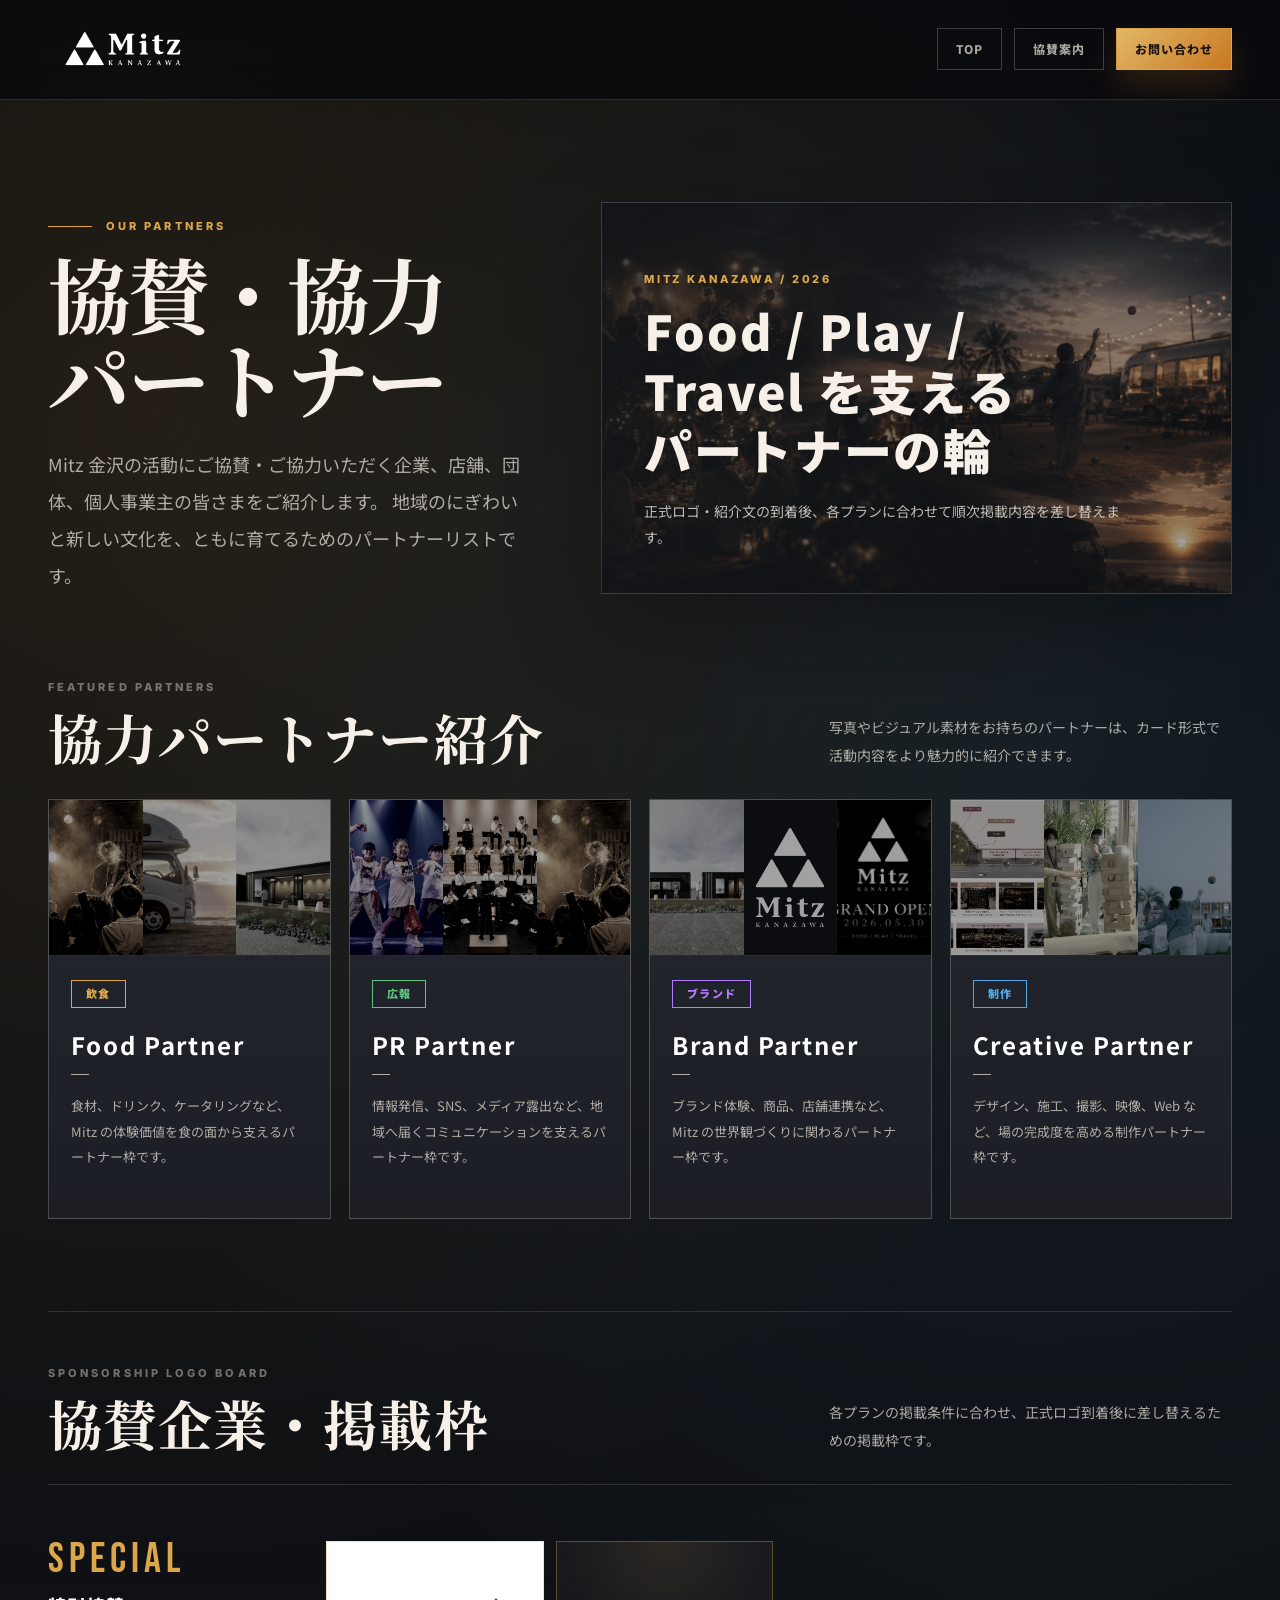
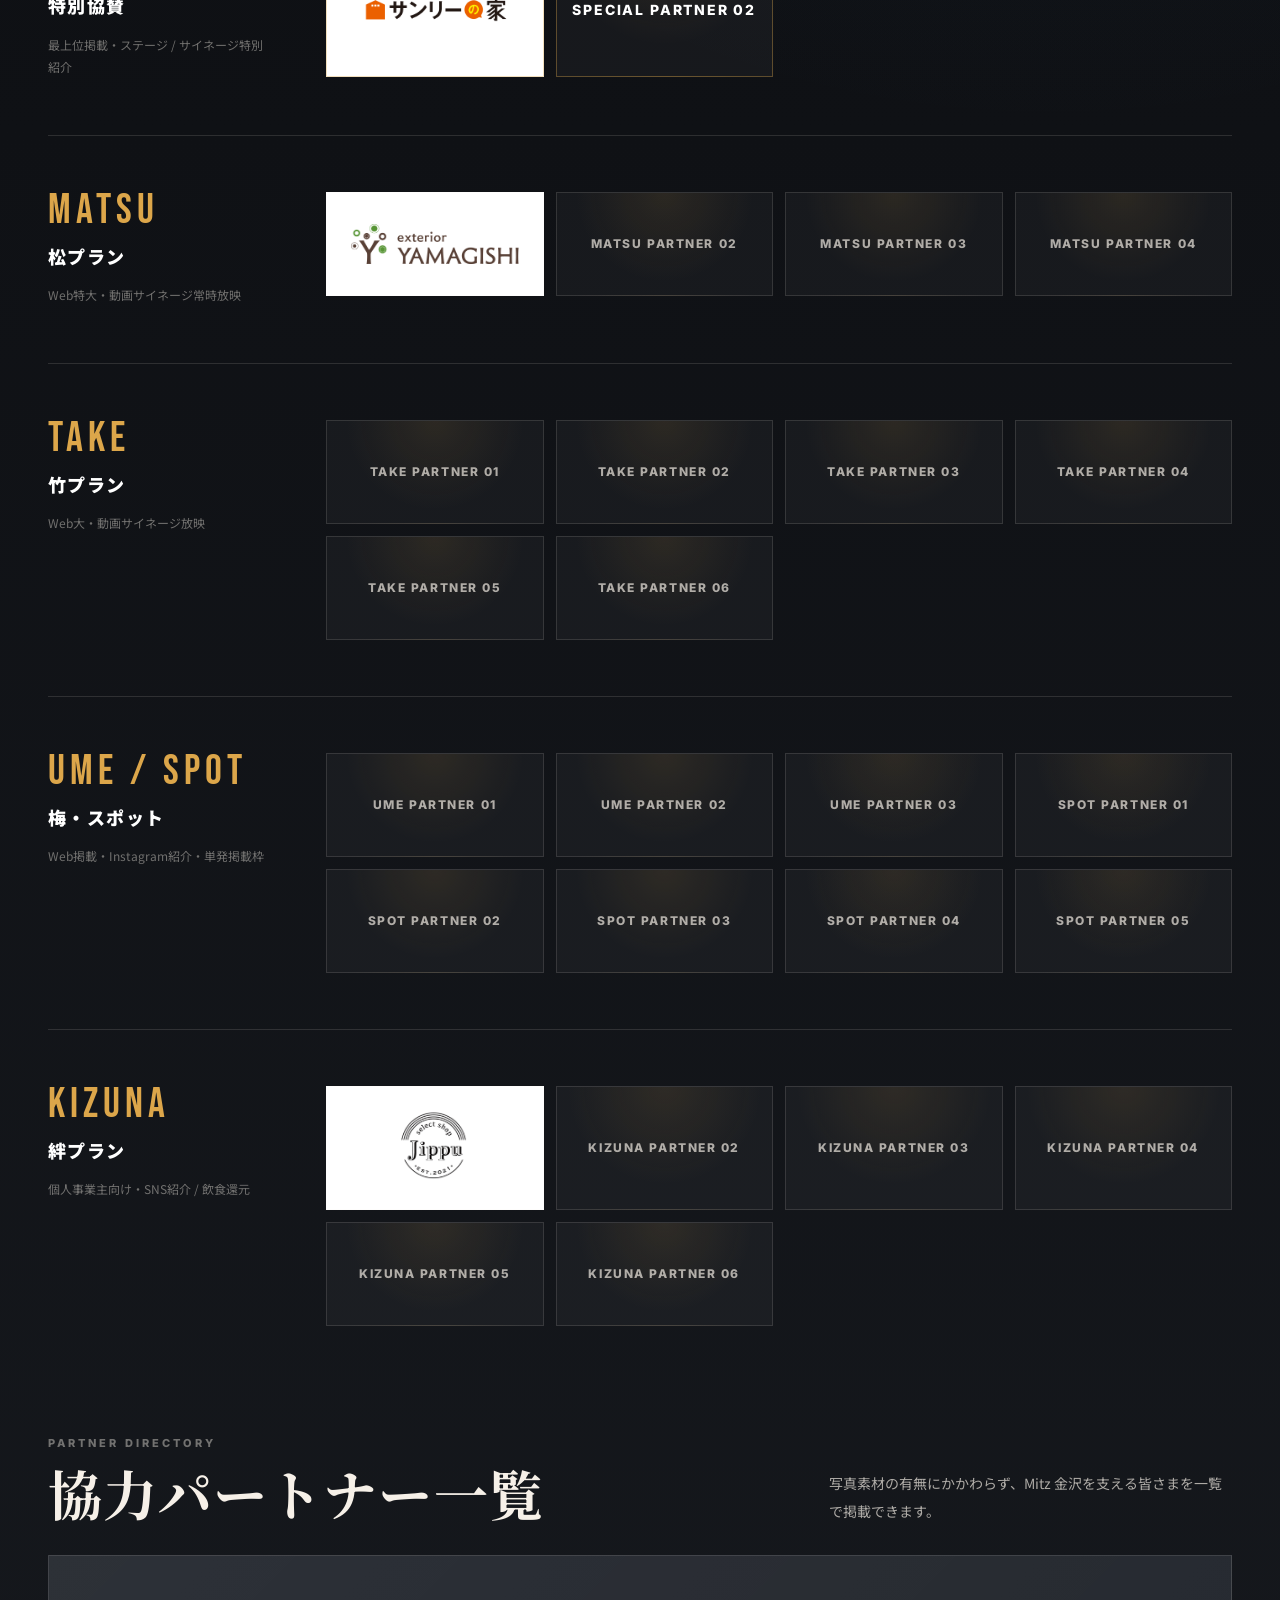
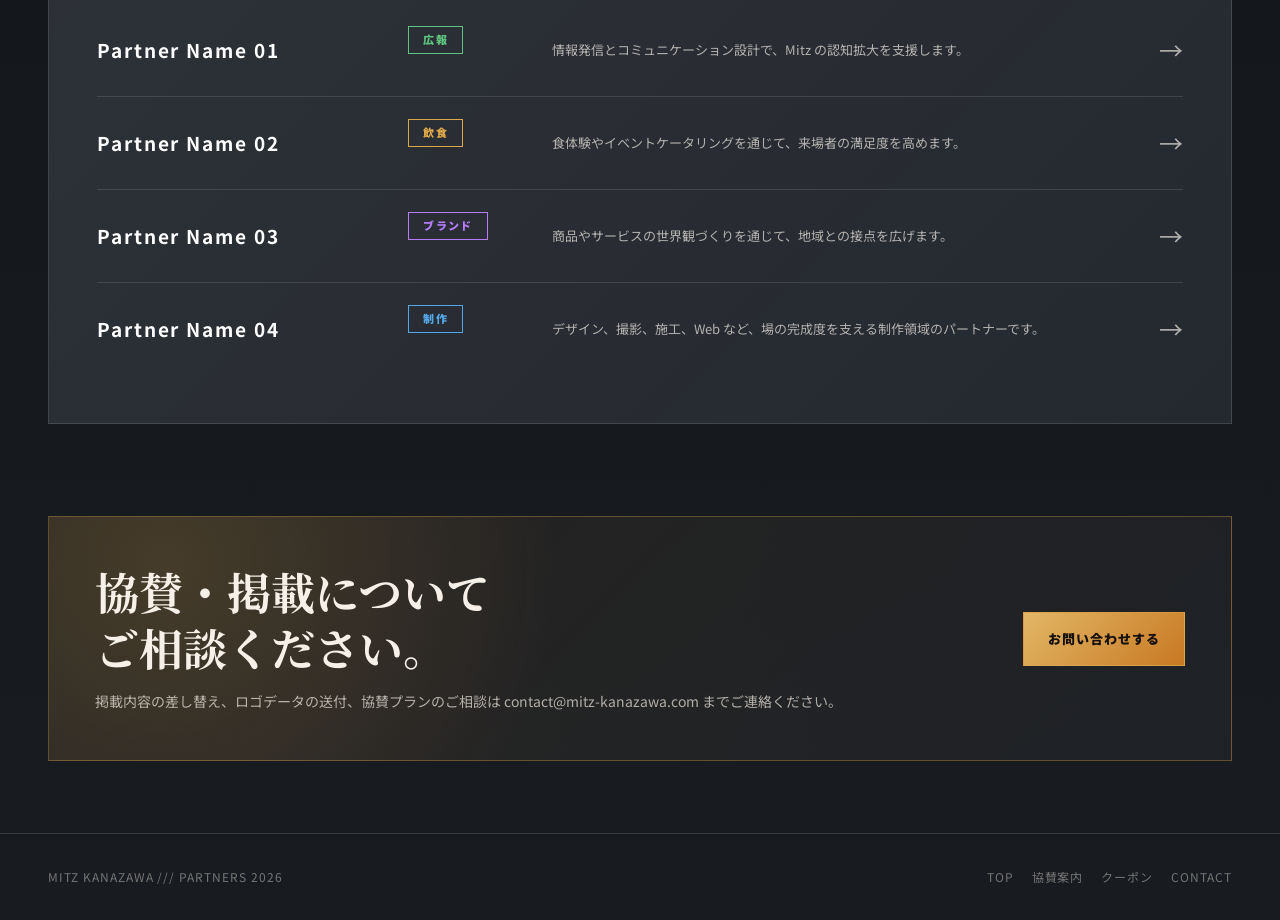
<file: partners.html>
<!DOCTYPE html>
<html lang="ja">
<head>
  <script>
    (function() {
      try {
        var t = localStorage.getItem("mitz-theme");
        if (t === "dark" || t === "light") {
          document.documentElement.setAttribute("data-theme", t);
        }
      } catch (e) {}
    })();
  </script>
  <meta charset="UTF-8" />
  <meta name="viewport" content="width=device-width, initial-scale=1.0" />
  <title>協賛・協力パートナー｜Mitz 金沢【公式】</title>
  <meta name="description" content="Mitz 金沢の活動を支える協賛企業・協力パートナーをご紹介します。特別協賛、松プラン、絆プランなど、地域の文化とにぎわいを共につくる皆さまの一覧ページです。" />
  <meta name="robots" content="index,follow" />
  <meta property="og:title" content="協賛・協力パートナー — Mitz 金沢" />
  <meta property="og:description" content="Mitz 金沢の活動を支える協賛企業・協力パートナーをご紹介します。" />
  <meta property="og:type" content="website" />
  <meta property="og:url" content="https://mitz-kanazawa.com/partners/" />
  <meta property="og:site_name" content="Mitz 金沢" />
  <meta property="og:locale" content="ja_JP" />
  <meta property="og:image" content="https://mitz-kanazawa.com/images/ogp-grand-open.jpg" />
  <meta property="og:image:secure_url" content="https://mitz-kanazawa.com/images/ogp-grand-open.jpg" />
  <meta property="og:image:width" content="1200" />
  <meta property="og:image:height" content="630" />
  <meta property="og:image:type" content="image/jpeg" />
  <meta name="twitter:card" content="summary_large_image" />
  <meta name="twitter:title" content="協賛・協力パートナー｜Mitz 金沢" />
  <meta name="twitter:description" content="Mitz 金沢の活動を支える協賛企業・協力パートナーをご紹介します。" />
  <meta name="twitter:image" content="https://mitz-kanazawa.com/images/ogp-grand-open.jpg" />
  <meta name="theme-color" content="#0F1115" />
  <link rel="canonical" href="https://mitz-kanazawa.com/partners/" />
  <script type="application/ld+json">
  {
    "@context": "https://schema.org",
    "@graph": [
      {
        "@type": "WebPage",
        "@id": "https://mitz-kanazawa.com/partners/#webpage",
        "url": "https://mitz-kanazawa.com/partners/",
        "name": "協賛・協力パートナー｜Mitz 金沢",
        "description": "Mitz 金沢の活動を支える協賛企業・協力パートナーの一覧ページです。",
        "isPartOf": { "@id": "https://mitz-kanazawa.com/#website" },
        "inLanguage": "ja"
      },
      {
        "@type": "BreadcrumbList",
        "@id": "https://mitz-kanazawa.com/partners/#breadcrumb",
        "itemListElement": [
          {
            "@type": "ListItem",
            "position": 1,
            "name": "Mitz 金沢",
            "item": "https://mitz-kanazawa.com/"
          },
          {
            "@type": "ListItem",
            "position": 2,
            "name": "協賛・協力パートナー",
            "item": "https://mitz-kanazawa.com/partners/"
          }
        ]
      }
    ]
  }
  </script>
  <link rel="preconnect" href="https://fonts.googleapis.com" />
  <link rel="preconnect" href="https://fonts.gstatic.com" crossorigin />
  <link href="https://fonts.googleapis.com/css2?family=Noto+Sans+JP:wght@400;500;700;900&family=Noto+Serif+JP:wght@700;900&family=Bebas+Neue&family=Inter:wght@400;500;700;800&display=swap" rel="stylesheet" />
  <style>
    *, *::before, *::after { box-sizing: border-box; margin: 0; padding: 0; }
    :root {
      --bg: #0F1115;
      --panel: #171A20;
      --panel-soft: #20242B;
      --ink: #F6F0E8;
      --muted: rgba(246, 240, 232, 0.68);
      --faint: rgba(246, 240, 232, 0.42);
      --line: rgba(246, 240, 232, 0.13);
      --line-strong: rgba(246, 240, 232, 0.22);
      --gold: #DCA64A;
      --gold-soft: rgba(220, 166, 74, 0.14);
      --green: #7FB94A;
      --orange: #D47B38;
      --blue: #4D9ED0;
      --purple: #9A6BD8;
    }
    html { scroll-behavior: smooth; }
    body {
      min-height: 100vh;
      background:
        radial-gradient(circle at 12% 10%, rgba(220, 166, 74, 0.12), transparent 30%),
        radial-gradient(circle at 82% 18%, rgba(77, 158, 208, 0.10), transparent 28%),
        linear-gradient(180deg, #090A0D 0%, var(--bg) 42%, #181B20 100%);
      color: var(--ink);
      font-family: "Noto Sans JP", "Inter", sans-serif;
      line-height: 1.8;
      -webkit-font-smoothing: antialiased;
      text-rendering: optimizeLegibility;
    }
    a { color: inherit; text-decoration: none; transition: opacity 0.2s ease, border-color 0.2s ease, transform 0.2s ease; }
    a:hover { opacity: 0.76; }
    img, svg { display: block; max-width: 100%; }

    .site-header {
      position: sticky;
      top: 0;
      z-index: 20;
      border-bottom: 1px solid var(--line);
      background: rgba(9, 10, 13, 0.78);
      backdrop-filter: blur(18px);
    }
    .nav {
      width: min(100%, 1320px);
      margin: 0 auto;
      padding: 18px clamp(20px, 4vw, 48px);
      display: flex;
      align-items: center;
      justify-content: space-between;
      gap: 24px;
    }
    .logo img { width: 150px; height: auto; }
    .nav-actions { display: flex; align-items: center; gap: 12px; }
    .nav-link,
    .nav-primary {
      min-height: 42px;
      display: inline-flex;
      align-items: center;
      justify-content: center;
      padding: 0 18px;
      border: 1px solid var(--line-strong);
      color: var(--muted);
      font-size: 12px;
      font-weight: 800;
      letter-spacing: 0.08em;
    }
    .nav-primary {
      border-color: rgba(220, 166, 74, 0.62);
      background: linear-gradient(135deg, #E2B766 0%, #C87822 100%);
      color: #17120E;
      box-shadow: 0 16px 32px rgba(200, 120, 32, 0.18);
    }
    .wrap {
      width: min(100%, 1320px);
      margin: 0 auto;
      padding: clamp(58px, 8vw, 104px) clamp(20px, 4vw, 48px) 72px;
    }
    .hero {
      display: grid;
      grid-template-columns: minmax(0, 0.86fr) minmax(360px, 1.14fr);
      gap: clamp(34px, 6vw, 78px);
      align-items: end;
      margin-bottom: clamp(42px, 7vw, 88px);
    }
    .eyebrow {
      display: inline-flex;
      align-items: center;
      gap: 14px;
      margin-bottom: 18px;
      color: var(--gold);
      font: 800 11px/1 "Inter", sans-serif;
      letter-spacing: 0.28em;
      text-transform: uppercase;
    }
    .eyebrow::before {
      content: "";
      width: 44px;
      height: 1px;
      background: currentColor;
    }
    h1 {
      font-family: "Noto Serif JP", serif;
      font-size: clamp(42px, 7vw, 82px);
      line-height: 1.04;
      letter-spacing: -0.03em;
    }
    .hero-lead {
      max-width: 660px;
      margin-top: 26px;
      color: var(--muted);
      font-size: clamp(15px, 1.55vw, 18px);
      line-height: 2.05;
    }
    .hero-panel {
      position: relative;
      overflow: hidden;
      min-height: 390px;
      border: 1px solid var(--line);
      background:
        linear-gradient(135deg, rgba(255, 255, 255, 0.06), rgba(255, 255, 255, 0.02)),
        var(--panel);
      box-shadow: 0 32px 90px rgba(0, 0, 0, 0.32);
    }
    .hero-panel::before {
      content: "";
      position: absolute;
      inset: 0;
      background:
        linear-gradient(90deg, rgba(9, 10, 13, 0.76), rgba(9, 10, 13, 0.10)),
        url("images/hero-opening-collage.jpg") center / cover;
      filter: saturate(0.7) contrast(0.95);
      opacity: 0.72;
    }
    .hero-panel-content {
      position: relative;
      z-index: 1;
      display: grid;
      align-content: end;
      min-height: 390px;
      padding: clamp(28px, 4vw, 42px);
    }
    .hero-panel-kicker {
      margin-bottom: 16px;
      color: var(--gold);
      font: 800 11px/1 "Inter", sans-serif;
      letter-spacing: 0.26em;
      text-transform: uppercase;
    }
    .hero-panel-title {
      max-width: 420px;
      font-size: clamp(28px, 4vw, 48px);
      font-weight: 900;
      line-height: 1.24;
      letter-spacing: 0.04em;
    }
    .hero-panel-copy {
      max-width: 480px;
      margin-top: 18px;
      color: rgba(246, 240, 232, 0.76);
      font-size: 14px;
      line-height: 1.9;
    }

    .section-head {
      display: grid;
      grid-template-columns: minmax(0, 0.78fr) minmax(280px, 0.42fr);
      gap: 32px;
      align-items: end;
      margin-bottom: 30px;
    }
    .section-kicker {
      margin-bottom: 12px;
      color: var(--faint);
      font: 800 11px/1 "Inter", sans-serif;
      letter-spacing: 0.28em;
      text-transform: uppercase;
    }
    .section-title {
      font-family: "Noto Serif JP", serif;
      font-size: clamp(30px, 5vw, 54px);
      line-height: 1.18;
      letter-spacing: 0.02em;
    }
    .section-copy {
      color: var(--muted);
      font-size: 14px;
      line-height: 2;
    }

    .featured-grid {
      display: grid;
      grid-template-columns: repeat(4, minmax(0, 1fr));
      gap: 18px;
      margin-bottom: clamp(56px, 8vw, 92px);
    }
    .partner-card {
      overflow: hidden;
      min-height: 420px;
      display: flex;
      flex-direction: column;
      border: 1px solid var(--line-strong);
      background:
        linear-gradient(180deg, rgba(255, 255, 255, 0.055), rgba(255, 255, 255, 0.02)),
        var(--panel);
    }
    .partner-card-photos {
      height: 156px;
      display: grid;
      grid-template-columns: 1fr 1fr 1fr;
      border-bottom: 1px solid var(--line);
      background: #0B0D10;
    }
    .partner-card-photos img {
      width: 100%;
      height: 100%;
      object-fit: cover;
      filter: grayscale(0.72) brightness(0.62) contrast(1.08);
    }
    .partner-card-body {
      flex: 1;
      padding: 24px 22px 26px;
      display: flex;
      flex-direction: column;
    }
    .badge {
      width: fit-content;
      min-height: 28px;
      display: inline-flex;
      align-items: center;
      justify-content: center;
      margin-bottom: 20px;
      padding: 0 14px;
      border: 1px solid currentColor;
      color: var(--gold);
      font-size: 11px;
      font-weight: 900;
      letter-spacing: 0.12em;
    }
    .badge.pr { color: #60C27F; }
    .badge.brand { color: #B47DFF; }
    .badge.design { color: #53A6E8; }
    .badge.food { color: var(--gold); }
    .partner-card h3 {
      color: #FFFFFF;
      font-size: clamp(19px, 2vw, 24px);
      line-height: 1.45;
      letter-spacing: 0.08em;
    }
    .partner-rule {
      width: 18px;
      height: 1px;
      margin: 12px 0 18px;
      background: var(--muted);
    }
    .partner-card p {
      color: var(--muted);
      font-size: 13px;
      line-height: 1.95;
    }

    .tier-section {
      padding: clamp(34px, 5vw, 56px) 0;
      border-top: 1px solid var(--line);
    }
    .tier-layout {
      display: grid;
      grid-template-columns: 220px 1fr;
      gap: clamp(24px, 5vw, 58px);
      align-items: start;
    }
    .tier-label {
      position: sticky;
      top: 92px;
    }
    .tier-en {
      color: var(--gold);
      font: 400 42px/0.9 "Bebas Neue", sans-serif;
      letter-spacing: 0.12em;
    }
    .tier-jp {
      margin-top: 10px;
      color: #FFFFFF;
      font-size: 18px;
      font-weight: 900;
      letter-spacing: 0.08em;
    }
    .tier-note {
      margin-top: 12px;
      color: var(--faint);
      font-size: 12px;
      line-height: 1.9;
    }
    .logo-grid {
      display: grid;
      grid-template-columns: repeat(4, minmax(0, 1fr));
      gap: 12px;
    }
    .logo-slot {
      min-height: 104px;
      display: grid;
      place-items: center;
      padding: 18px 14px;
      border: 1px solid var(--line);
      background:
        radial-gradient(circle at 50% 0%, rgba(220, 166, 74, 0.10), transparent 60%),
        rgba(255, 255, 255, 0.035);
      color: rgba(246, 240, 232, 0.68);
      text-align: center;
      font: 800 12px/1.55 "Inter", "Noto Sans JP", sans-serif;
      letter-spacing: 0.13em;
      text-transform: uppercase;
    }
    .logo-slot.large {
      min-height: 136px;
      border-color: rgba(220, 166, 74, 0.36);
      color: #FFFFFF;
      font-size: 14px;
    }
    .logo-slot.has-logo {
      background: #FFFFFF;
      padding: 20px 24px;
    }
    .logo-slot.has-logo img {
      width: min(100%, 260px);
      max-height: 82px;
      object-fit: contain;
    }

    .list-panel {
      margin-top: 12px;
      padding: clamp(28px, 5vw, 48px);
      border: 1px solid var(--line);
      background:
        linear-gradient(135deg, rgba(255, 255, 255, 0.06), rgba(255, 255, 255, 0.02)),
        var(--panel-soft);
    }
    .partner-list-row {
      display: grid;
      grid-template-columns: minmax(180px, 0.7fr) 120px minmax(0, 1.4fr) 32px;
      gap: 24px;
      align-items: center;
      padding: 22px 0;
      border-top: 1px solid var(--line);
    }
    .partner-list-row:first-child { border-top: 0; }
    .partner-list-name {
      color: #FFFFFF;
      font-size: 19px;
      font-weight: 700;
      letter-spacing: 0.10em;
    }
    .partner-list-copy {
      color: var(--muted);
      font-size: 13px;
      line-height: 1.9;
    }
    .arrow {
      color: var(--muted);
      font-size: 24px;
      text-align: right;
    }

    .cta-band {
      margin-top: clamp(52px, 8vw, 92px);
      display: grid;
      grid-template-columns: minmax(0, 1fr) auto;
      gap: 26px;
      align-items: center;
      padding: clamp(28px, 5vw, 46px);
      border: 1px solid rgba(220, 166, 74, 0.34);
      background:
        radial-gradient(circle at 10% 20%, rgba(220, 166, 74, 0.18), transparent 36%),
        linear-gradient(135deg, rgba(220, 166, 74, 0.08), rgba(255, 255, 255, 0.03));
    }
    .cta-band h2 {
      font-family: "Noto Serif JP", serif;
      font-size: clamp(26px, 4vw, 44px);
      line-height: 1.28;
    }
    .cta-band p {
      margin-top: 12px;
      color: var(--muted);
      font-size: 14px;
      line-height: 1.9;
    }
    .cta-button {
      min-height: 54px;
      display: inline-flex;
      align-items: center;
      justify-content: center;
      padding: 0 24px;
      border: 1px solid rgba(220, 166, 74, 0.72);
      background: linear-gradient(135deg, #E2B766 0%, #C87822 100%);
      color: #17120E;
      font-size: 13px;
      font-weight: 900;
      letter-spacing: 0.08em;
      white-space: nowrap;
    }
    footer {
      border-top: 1px solid var(--line);
      padding: 32px clamp(20px, 4vw, 48px);
      color: var(--faint);
      font-size: 12px;
      letter-spacing: 0.08em;
    }
    .footer-inner {
      width: min(100%, 1320px);
      margin: 0 auto;
      display: flex;
      justify-content: space-between;
      gap: 18px;
      flex-wrap: wrap;
    }
    .footer-links { display: flex; gap: 18px; flex-wrap: wrap; }

    @media (max-width: 1080px) {
      .hero,
      .section-head,
      .cta-band { grid-template-columns: 1fr; }
      .featured-grid { grid-template-columns: repeat(2, minmax(0, 1fr)); }
      .logo-grid { grid-template-columns: repeat(3, minmax(0, 1fr)); }
    }
    @media (max-width: 720px) {
      .nav { padding: 14px 18px; }
      .logo img { width: 126px; }
      .nav-actions { gap: 8px; }
      .nav-link,
      .nav-primary { min-height: 38px; padding: 0 12px; font-size: 11px; }
      .wrap { padding-top: 48px; }
      .hero-panel,
      .hero-panel-content { min-height: 320px; }
      .featured-grid,
      .tier-layout,
      .logo-grid { grid-template-columns: 1fr; }
      .tier-label { position: static; }
      .partner-list-row {
        grid-template-columns: 1fr;
        gap: 8px;
        padding: 20px 0;
      }
      .arrow { display: none; }
      .cta-button { width: 100%; }
    }
  </style>
</head>
<body>

  <header class="site-header">
    <nav class="nav" aria-label="Partner navigation">
      <a href="index.html" class="logo" aria-label="Mitz 金沢 トップへ">
        <img src="images/mitz-logo-white-h.png" alt="Mitz 金沢" />
      </a>
      <div class="nav-actions">
        <a class="nav-link" href="index.html">TOP</a>
        <a class="nav-link" href="sponsor/">協賛案内</a>
        <a class="nav-primary" href="mailto:contact@mitz-kanazawa.com">お問い合わせ</a>
      </div>
    </nav>
  </header>

  <main class="wrap">
    <section class="hero" aria-labelledby="page-title">
      <div>
        <div class="eyebrow">Our Partners</div>
        <h1 id="page-title">協賛・協力<br>パートナー</h1>
        <p class="hero-lead">
          Mitz 金沢の活動にご協賛・ご協力いただく企業、店舗、団体、個人事業主の皆さまをご紹介します。
          地域のにぎわいと新しい文化を、ともに育てるためのパートナーリストです。
        </p>
      </div>
      <div class="hero-panel" aria-hidden="true">
        <div class="hero-panel-content">
          <div class="hero-panel-kicker">Mitz Kanazawa / 2026</div>
          <div class="hero-panel-title">Food / Play / Travel を支えるパートナーの輪</div>
          <p class="hero-panel-copy">正式ロゴ・紹介文の到着後、各プランに合わせて順次掲載内容を差し替えます。</p>
        </div>
      </div>
    </section>

    <section aria-labelledby="featured-title">
      <div class="section-head">
        <div>
          <div class="section-kicker">Featured Partners</div>
          <h2 class="section-title" id="featured-title">協力パートナー紹介</h2>
        </div>
        <p class="section-copy">写真やビジュアル素材をお持ちのパートナーは、カード形式で活動内容をより魅力的に紹介できます。</p>
      </div>

      <div class="featured-grid">
        <article class="partner-card">
          <div class="partner-card-photos">
            <img src="images/event-band.jpg" alt="Mitz金沢のイベントで演奏するバンドのイメージ" />
            <img src="images/campingcar-rental.jpg" alt="Mitz金沢のキャンピングカーレンタルイメージ" />
            <img src="images/hero-facility.jpg" alt="Mitz金沢の施設外観イメージ" />
          </div>
          <div class="partner-card-body">
            <span class="badge food">飲食</span>
            <h3>Food Partner</h3>
            <div class="partner-rule"></div>
            <p>食材、ドリンク、ケータリングなど、Mitz の体験価値を食の面から支えるパートナー枠です。</p>
          </div>
        </article>

        <article class="partner-card">
          <div class="partner-card-photos">
            <img src="images/event-dance.jpg" alt="Mitz金沢のダンスパフォーマンスイメージ" />
            <img src="images/event-brass.jpg" alt="Mitz金沢の吹奏楽パフォーマンスイメージ" />
            <img src="images/event-band.jpg" alt="Mitz金沢のバンド演奏イメージ" />
          </div>
          <div class="partner-card-body">
            <span class="badge pr">広報</span>
            <h3>PR Partner</h3>
            <div class="partner-rule"></div>
            <p>情報発信、SNS、メディア露出など、地域へ届くコミュニケーションを支えるパートナー枠です。</p>
          </div>
        </article>

        <article class="partner-card">
          <div class="partner-card-photos">
            <img src="images/n3w-trailer.jpg" alt="Mitz金沢のN3Wトレーラーハウス外観" />
            <img src="images/mitz-logo-white-v.png" alt="Mitz金沢ロゴ" />
            <img src="images/ogp-grand-open.jpg" alt="Mitz金沢グランドオープン告知ビジュアル" />
          </div>
          <div class="partner-card-body">
            <span class="badge brand">ブランド</span>
            <h3>Brand Partner</h3>
            <div class="partner-rule"></div>
            <p>ブランド体験、商品、店舗連携など、Mitz の世界観づくりに関わるパートナー枠です。</p>
          </div>
        </article>

        <article class="partner-card">
          <div class="partner-card-photos">
            <img src="images/zoning-map.png" alt="Mitz金沢の施設ゾーニング図" />
            <img src="images/playground.jpg" alt="Mitz金沢のPLAYGROUND+体験イメージ" />
            <img src="images/canbase.jpg" alt="Mitz金沢のCANBASEキャンピングカー拠点イメージ" />
          </div>
          <div class="partner-card-body">
            <span class="badge design">制作</span>
            <h3>Creative Partner</h3>
            <div class="partner-rule"></div>
            <p>デザイン、施工、撮影、映像、Web など、場の完成度を高める制作パートナー枠です。</p>
          </div>
        </article>
      </div>
    </section>

    <section class="tier-section" aria-labelledby="sponsor-title">
      <div class="section-head">
        <div>
          <div class="section-kicker">Sponsorship Logo Board</div>
          <h2 class="section-title" id="sponsor-title">協賛企業・掲載枠</h2>
        </div>
        <p class="section-copy">各プランの掲載条件に合わせ、正式ロゴ到着後に差し替えるための掲載枠です。</p>
      </div>

      <div class="tier-section">
        <div class="tier-layout">
          <div class="tier-label">
            <div class="tier-en">SPECIAL</div>
            <div class="tier-jp">特別協賛</div>
            <p class="tier-note">最上位掲載・ステージ / サイネージ特別紹介</p>
          </div>
          <div class="logo-grid">
            <div class="logo-slot large has-logo"><img src="images/partner-sunly-home.png" alt="サンリーの家" /></div>
            <div class="logo-slot large">Special Partner 02</div>
          </div>
        </div>
      </div>

      <div class="tier-section">
        <div class="tier-layout">
          <div class="tier-label">
            <div class="tier-en">MATSU</div>
            <div class="tier-jp">松プラン</div>
            <p class="tier-note">Web特大・動画サイネージ常時放映</p>
          </div>
          <div class="logo-grid">
            <div class="logo-slot has-logo"><img src="images/partner-yamagishi.png" alt="exterior YAMAGISHI" /></div>
            <div class="logo-slot">Matsu Partner 02</div>
            <div class="logo-slot">Matsu Partner 03</div>
            <div class="logo-slot">Matsu Partner 04</div>
          </div>
        </div>
      </div>

      <div class="tier-section">
        <div class="tier-layout">
          <div class="tier-label">
            <div class="tier-en">TAKE</div>
            <div class="tier-jp">竹プラン</div>
            <p class="tier-note">Web大・動画サイネージ放映</p>
          </div>
          <div class="logo-grid">
            <div class="logo-slot">Take Partner 01</div>
            <div class="logo-slot">Take Partner 02</div>
            <div class="logo-slot">Take Partner 03</div>
            <div class="logo-slot">Take Partner 04</div>
            <div class="logo-slot">Take Partner 05</div>
            <div class="logo-slot">Take Partner 06</div>
          </div>
        </div>
      </div>

      <div class="tier-section">
        <div class="tier-layout">
          <div class="tier-label">
            <div class="tier-en">UME / SPOT</div>
            <div class="tier-jp">梅・スポット</div>
            <p class="tier-note">Web掲載・Instagram紹介・単発掲載枠</p>
          </div>
          <div class="logo-grid">
            <div class="logo-slot">Ume Partner 01</div>
            <div class="logo-slot">Ume Partner 02</div>
            <div class="logo-slot">Ume Partner 03</div>
            <div class="logo-slot">Spot Partner 01</div>
            <div class="logo-slot">Spot Partner 02</div>
            <div class="logo-slot">Spot Partner 03</div>
            <div class="logo-slot">Spot Partner 04</div>
            <div class="logo-slot">Spot Partner 05</div>
          </div>
        </div>
      </div>

      <div class="tier-section">
        <div class="tier-layout">
          <div class="tier-label">
            <div class="tier-en">KIZUNA</div>
            <div class="tier-jp">絆プラン</div>
            <p class="tier-note">個人事業主向け・SNS紹介 / 飲食還元</p>
          </div>
          <div class="logo-grid">
            <div class="logo-slot has-logo"><img src="images/partner-jippu.png" alt="select shop Jippu" /></div>
            <div class="logo-slot">Kizuna Partner 02</div>
            <div class="logo-slot">Kizuna Partner 03</div>
            <div class="logo-slot">Kizuna Partner 04</div>
            <div class="logo-slot">Kizuna Partner 05</div>
            <div class="logo-slot">Kizuna Partner 06</div>
          </div>
        </div>
      </div>
    </section>

    <section aria-labelledby="list-title">
      <div class="section-head">
        <div>
          <div class="section-kicker">Partner Directory</div>
          <h2 class="section-title" id="list-title">協力パートナー一覧</h2>
        </div>
        <p class="section-copy">写真素材の有無にかかわらず、Mitz 金沢を支える皆さまを一覧で掲載できます。</p>
      </div>

      <div class="list-panel">
        <div class="partner-list-row">
          <div class="partner-list-name">Partner Name 01</div>
          <span class="badge pr">広報</span>
          <p class="partner-list-copy">情報発信とコミュニケーション設計で、Mitz の認知拡大を支援します。</p>
          <div class="arrow">→</div>
        </div>
        <div class="partner-list-row">
          <div class="partner-list-name">Partner Name 02</div>
          <span class="badge food">飲食</span>
          <p class="partner-list-copy">食体験やイベントケータリングを通じて、来場者の満足度を高めます。</p>
          <div class="arrow">→</div>
        </div>
        <div class="partner-list-row">
          <div class="partner-list-name">Partner Name 03</div>
          <span class="badge brand">ブランド</span>
          <p class="partner-list-copy">商品やサービスの世界観づくりを通じて、地域との接点を広げます。</p>
          <div class="arrow">→</div>
        </div>
        <div class="partner-list-row">
          <div class="partner-list-name">Partner Name 04</div>
          <span class="badge design">制作</span>
          <p class="partner-list-copy">デザイン、撮影、施工、Web など、場の完成度を支える制作領域のパートナーです。</p>
          <div class="arrow">→</div>
        </div>
      </div>
    </section>

    <section class="cta-band" aria-label="協賛お問い合わせ">
      <div>
        <h2>協賛・掲載について<br>ご相談ください。</h2>
        <p>掲載内容の差し替え、ロゴデータの送付、協賛プランのご相談は contact@mitz-kanazawa.com までご連絡ください。</p>
      </div>
      <a class="cta-button" href="mailto:contact@mitz-kanazawa.com">お問い合わせする</a>
    </section>
  </main>

  <footer>
    <div class="footer-inner">
      <div>MITZ KANAZAWA /// PARTNERS 2026</div>
      <div class="footer-links">
        <a href="index.html">TOP</a>
        <a href="sponsor/">協賛案内</a>
        <a href="coupon/">クーポン</a>
        <a href="mailto:contact@mitz-kanazawa.com">CONTACT</a>
      </div>
    </div>
  </footer>

</body>
</html>
</file>
<file: assets/seo-pages.css>
*, *::before, *::after { box-sizing: border-box; margin: 0; padding: 0; }
:root {
  --bg: #0f1115;
  --panel: #171a20;
  --panel-soft: #20242b;
  --ink: #f8f2ea;
  --muted: rgba(248, 242, 234, 0.68);
  --line: rgba(248, 242, 234, 0.14);
  --gold: #dca64a;
  --orange: #d47b38;
  --blue: #4d9ed0;
}
html { scroll-behavior: smooth; }
body {
  min-height: 100vh;
  background:
    radial-gradient(circle at 14% 8%, rgba(220, 166, 74, 0.16), transparent 28%),
    linear-gradient(180deg, #090a0d 0%, var(--bg) 52%, #181b20 100%);
  color: var(--ink);
  font-family: "Noto Sans JP", "Inter", sans-serif;
  line-height: 1.82;
  -webkit-font-smoothing: antialiased;
  text-rendering: optimizeLegibility;
}
a { color: inherit; text-decoration: none; }
img { display: block; max-width: 100%; }
.site-header {
  position: sticky;
  top: 0;
  z-index: 20;
  border-bottom: 1px solid var(--line);
  background: rgba(9, 10, 13, 0.78);
  backdrop-filter: blur(18px);
}
.nav {
  width: min(100%, 1180px);
  margin: 0 auto;
  padding: 18px 24px;
  display: flex;
  align-items: center;
  justify-content: space-between;
  gap: 20px;
}
.logo img { width: 148px; height: auto; }
.nav-links {
  display: flex;
  flex-wrap: wrap;
  justify-content: flex-end;
  gap: 16px;
  color: var(--muted);
  font-size: 12px;
  font-weight: 800;
  letter-spacing: 0.10em;
}
.nav-links a:hover { color: var(--gold); }
.wrap {
  width: min(100%, 1180px);
  margin: 0 auto;
  padding: 72px 24px 96px;
}
.hero {
  display: grid;
  grid-template-columns: minmax(0, 0.96fr) minmax(320px, 0.74fr);
  gap: 46px;
  align-items: end;
}
.eyebrow {
  color: var(--gold);
  font-family: "Bebas Neue", sans-serif;
  font-size: 20px;
  letter-spacing: 0.18em;
  text-transform: uppercase;
}
h1 {
  margin-top: 18px;
  font-family: "Noto Serif JP", serif;
  font-size: clamp(38px, 6vw, 76px);
  line-height: 1.14;
  letter-spacing: 0.02em;
}
.lead {
  margin-top: 26px;
  color: var(--muted);
  font-size: clamp(15px, 2vw, 18px);
  max-width: 44em;
}
.hero-card {
  padding: 28px;
  border: 1px solid var(--line);
  border-radius: 26px;
  background:
    linear-gradient(145deg, rgba(248, 242, 234, 0.08), rgba(248, 242, 234, 0.03)),
    var(--panel);
}
.hero-card img {
  width: 100%;
  aspect-ratio: 16 / 10;
  object-fit: cover;
  border-radius: 20px;
  border: 1px solid var(--line);
}
.hero-card p {
  margin-top: 18px;
  color: var(--muted);
  font-size: 14px;
}
.cta-row {
  display: flex;
  flex-wrap: wrap;
  gap: 12px;
  margin-top: 32px;
}
.button {
  display: inline-flex;
  align-items: center;
  justify-content: center;
  min-height: 54px;
  padding: 0 22px;
  border: 1px solid rgba(220, 166, 74, 0.52);
  background: rgba(220, 166, 74, 0.12);
  color: var(--ink);
  font-size: 13px;
  font-weight: 900;
  letter-spacing: 0.08em;
}
.button.primary {
  background: linear-gradient(135deg, var(--gold), var(--orange));
  color: #15110d;
}
.section {
  margin-top: 72px;
  padding: clamp(28px, 5vw, 48px);
  border: 1px solid var(--line);
  border-radius: 28px;
  background: rgba(248, 242, 234, 0.035);
}
.section h2 {
  font-family: "Noto Serif JP", serif;
  font-size: clamp(26px, 4vw, 42px);
  line-height: 1.28;
}
.section p {
  margin-top: 16px;
  color: var(--muted);
}
.grid {
  margin-top: 28px;
  display: grid;
  grid-template-columns: repeat(3, minmax(0, 1fr));
  gap: 14px;
}
.card {
  min-height: 142px;
  padding: 20px;
  border: 1px solid var(--line);
  border-radius: 18px;
  background: var(--panel);
}
.card .label {
  color: var(--gold);
  font-family: "Bebas Neue", sans-serif;
  font-size: 18px;
  letter-spacing: 0.12em;
}
.card h3 {
  margin-top: 8px;
  font-size: 18px;
}
.card p {
  margin-top: 8px;
  font-size: 13px;
}
.feature-list {
  margin-top: 28px;
  display: grid;
  gap: 12px;
}
.feature-list article {
  display: grid;
  grid-template-columns: 54px minmax(0, 1fr);
  gap: 18px;
  padding: 20px;
  border-top: 1px solid var(--line);
  background: linear-gradient(90deg, rgba(248, 242, 234, 0.045), transparent);
}
.feature-list span {
  color: var(--gold);
  font-family: "Bebas Neue", sans-serif;
  font-size: 30px;
  line-height: 1;
  letter-spacing: 0.08em;
}
.feature-list h3 {
  font-size: 18px;
  line-height: 1.45;
}
.feature-list p {
  margin-top: 7px;
  font-size: 14px;
}
.split {
  margin-top: 28px;
  display: grid;
  grid-template-columns: minmax(0, 1fr) minmax(280px, 0.72fr);
  gap: 18px;
  align-items: stretch;
}
.route-list {
  display: grid;
  gap: 12px;
}
.route-card {
  display: grid;
  grid-template-columns: 72px minmax(0, 1fr);
  gap: 18px;
  padding: 20px;
  border: 1px solid var(--line);
  border-radius: 20px;
  background: linear-gradient(135deg, rgba(248, 242, 234, 0.07), rgba(248, 242, 234, 0.025));
}
.route-time {
  display: grid;
  place-items: center;
  min-height: 72px;
  border: 1px solid rgba(220, 166, 74, 0.42);
  background: rgba(220, 166, 74, 0.12);
  color: var(--gold);
  font-family: "Bebas Neue", sans-serif;
  font-size: 34px;
  line-height: 1;
  letter-spacing: 0.04em;
}
.route-time .unit {
  display: block;
  margin-top: 4px;
  color: var(--muted);
  font-family: "Noto Sans JP", sans-serif;
  font-size: 11px;
  font-weight: 900;
  letter-spacing: 0.12em;
}
.route-card h3 {
  font-size: 18px;
  line-height: 1.45;
}
.route-card p {
  margin-top: 8px;
  color: var(--muted);
  font-size: 13px;
}
.note-panel {
  padding: 24px;
  border: 1px solid rgba(220, 166, 74, 0.30);
  border-radius: 22px;
  background:
    radial-gradient(circle at 100% 0%, rgba(220, 166, 74, 0.16), transparent 36%),
    rgba(220, 166, 74, 0.07);
}
.note-panel strong {
  display: block;
  color: var(--gold);
  font-size: 14px;
  letter-spacing: 0.08em;
}
.note-panel p {
  margin-top: 12px;
  font-size: 14px;
}
.alert {
  display: flex;
  gap: 14px;
  align-items: flex-start;
  margin-top: 22px;
  padding: 16px 18px;
  border: 1px solid rgba(189, 106, 93, 0.50);
  background: rgba(189, 106, 93, 0.16);
  color: var(--ink);
}
.alert strong {
  flex: 0 0 auto;
  color: #ffb4a8;
  font-family: "Bebas Neue", sans-serif;
  font-size: 20px;
  letter-spacing: 0.12em;
}
.alert span {
  color: var(--muted);
  font-size: 14px;
}
.program-list {
  margin-top: 28px;
  display: grid;
  gap: 10px;
}
.program-item {
  display: grid;
  grid-template-columns: 142px minmax(0, 1fr);
  gap: 18px;
  align-items: center;
  padding: 16px 18px;
  border: 1px solid var(--line);
  background: rgba(248, 242, 234, 0.04);
}
.program-item time {
  color: var(--gold);
  font-family: "Bebas Neue", sans-serif;
  font-size: 26px;
  line-height: 1;
  letter-spacing: 0.05em;
}
.program-title {
  font-size: 16px;
  font-weight: 900;
  line-height: 1.5;
}
.program-title span {
  display: block;
  margin-top: 3px;
  color: var(--muted);
  font-size: 12px;
  font-weight: 800;
  letter-spacing: 0.08em;
  text-transform: uppercase;
}
.program-item.is-guest {
  border-color: rgba(220, 166, 74, 0.48);
  background:
    linear-gradient(135deg, rgba(220, 166, 74, 0.15), rgba(212, 123, 56, 0.08)),
    rgba(248, 242, 234, 0.04);
}
.program-item.is-dj {
  border-color: rgba(77, 158, 208, 0.30);
  background: rgba(28, 37, 48, 0.42);
}
.map-frame {
  overflow: hidden;
  min-height: 340px;
  border: 1px solid var(--line);
  border-radius: 24px;
  background: var(--panel-soft);
}
.map-frame iframe {
  width: 100%;
  height: 100%;
  min-height: 340px;
  border: 0;
  filter: saturate(0.82) contrast(0.96);
}
.inline-links {
  margin-top: 22px;
  display: flex;
  flex-wrap: wrap;
  gap: 10px;
}
.inline-links a {
  display: inline-flex;
  align-items: center;
  min-height: 42px;
  padding: 0 14px;
  border: 1px solid var(--line);
  background: rgba(248, 242, 234, 0.04);
  color: var(--muted);
  font-size: 12px;
  font-weight: 900;
  letter-spacing: 0.06em;
}
.inline-links a:hover {
  color: var(--gold);
  border-color: rgba(220, 166, 74, 0.44);
}
.page-nav {
  margin-top: 72px;
  display: grid;
  grid-template-columns: repeat(4, minmax(0, 1fr));
  gap: 12px;
}
.page-nav a {
  padding: 18px;
  border: 1px solid var(--line);
  background: rgba(248, 242, 234, 0.04);
  color: var(--muted);
  font-size: 13px;
  font-weight: 900;
  letter-spacing: 0.06em;
}
.page-nav a:hover { color: var(--gold); border-color: rgba(220, 166, 74, 0.44); }
.site-footer {
  border-top: 1px solid var(--line);
  color: var(--muted);
}
.footer-inner {
  width: min(100%, 1180px);
  margin: 0 auto;
  padding: 28px 24px;
  display: flex;
  justify-content: space-between;
  gap: 16px;
  flex-wrap: wrap;
  font-size: 12px;
  letter-spacing: 0.08em;
}
@media (max-width: 860px) {
  .nav { align-items: flex-start; flex-direction: column; }
  .nav-links { justify-content: flex-start; }
  .hero { grid-template-columns: 1fr; }
  .grid { grid-template-columns: 1fr; }
  .split { grid-template-columns: 1fr; }
  .page-nav { grid-template-columns: repeat(2, minmax(0, 1fr)); }
}
@media (max-width: 560px) {
  .wrap { padding: 48px 18px 72px; }
  .nav { padding: 14px 18px; }
  .logo img { width: 126px; }
  .nav-links { gap: 10px; font-size: 11px; }
  .hero-card, .section { border-radius: 20px; }
  .route-card { grid-template-columns: 1fr; }
  .route-time { width: 86px; min-height: 64px; }
  .alert { flex-direction: column; }
  .program-item { grid-template-columns: 1fr; gap: 8px; }
  .feature-list article { grid-template-columns: 1fr; gap: 8px; }
  .button { width: 100%; }
  .page-nav { grid-template-columns: 1fr; }
}
</file>
